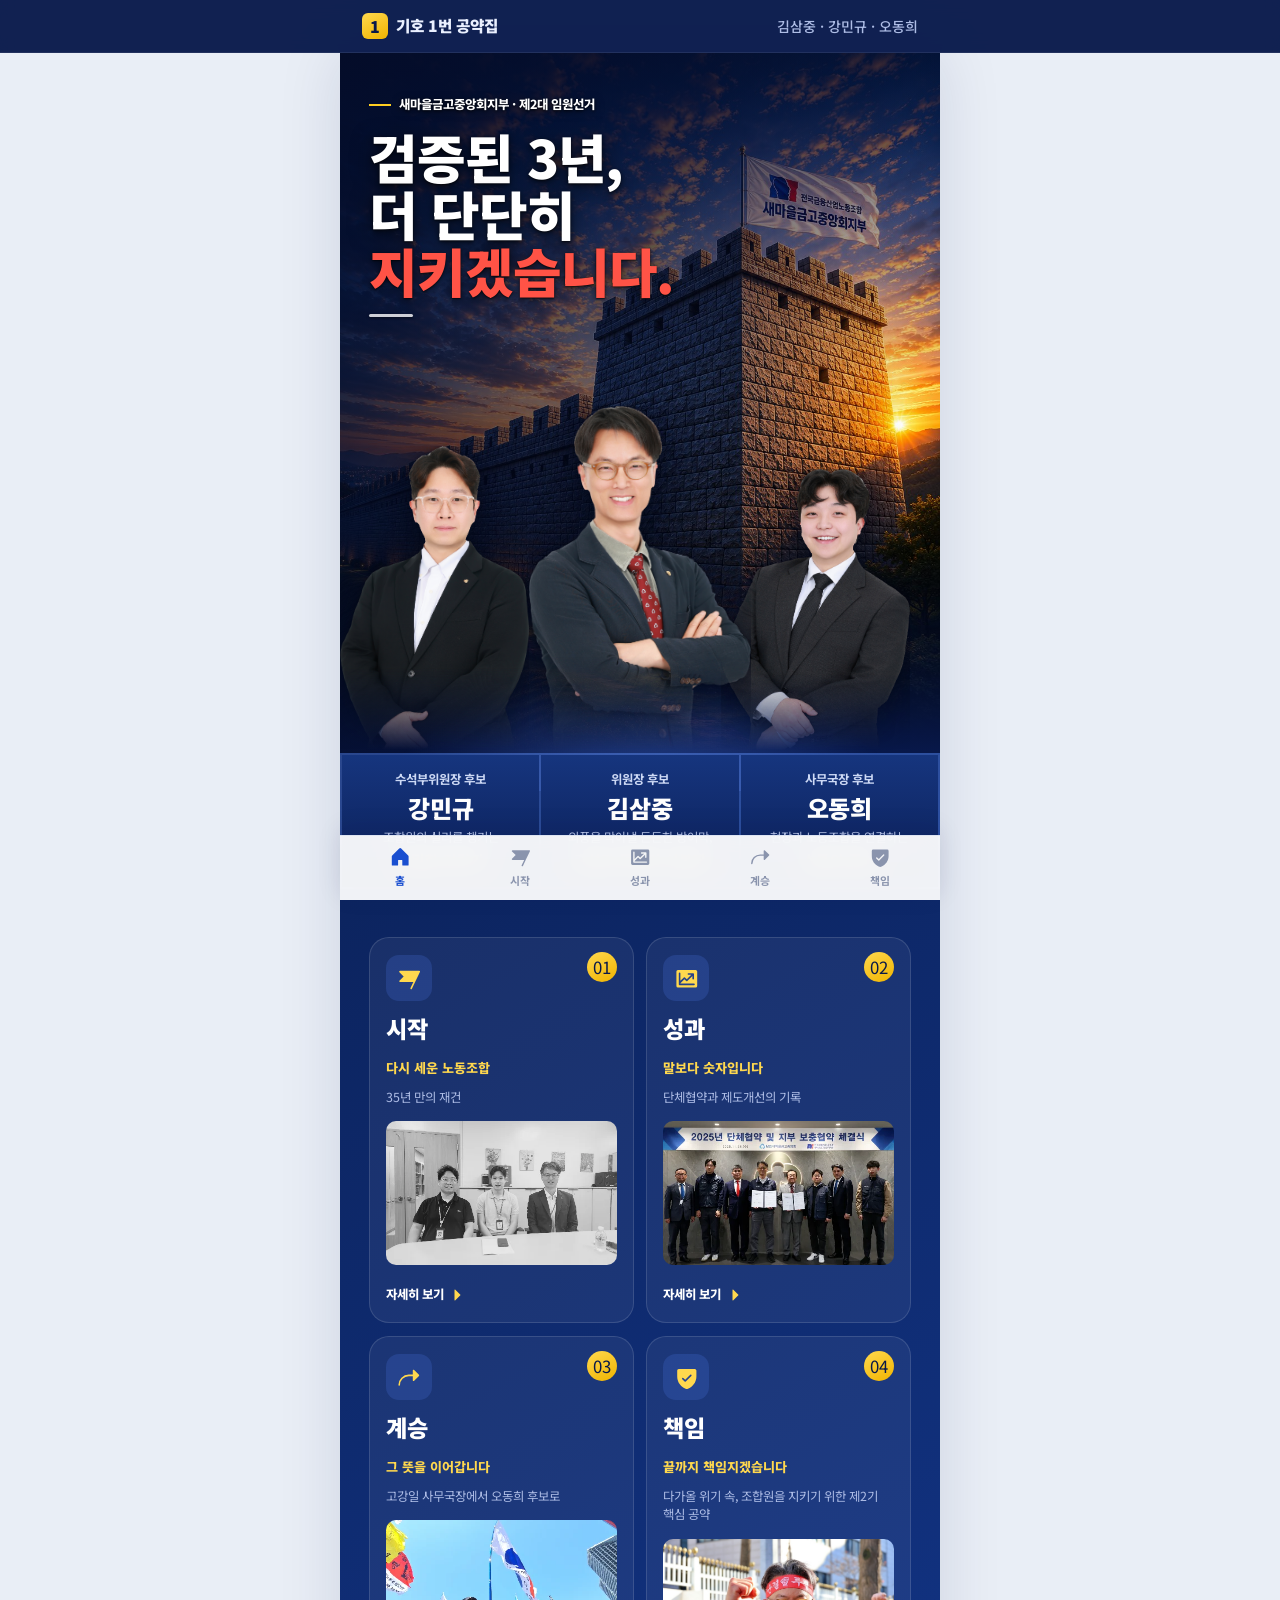
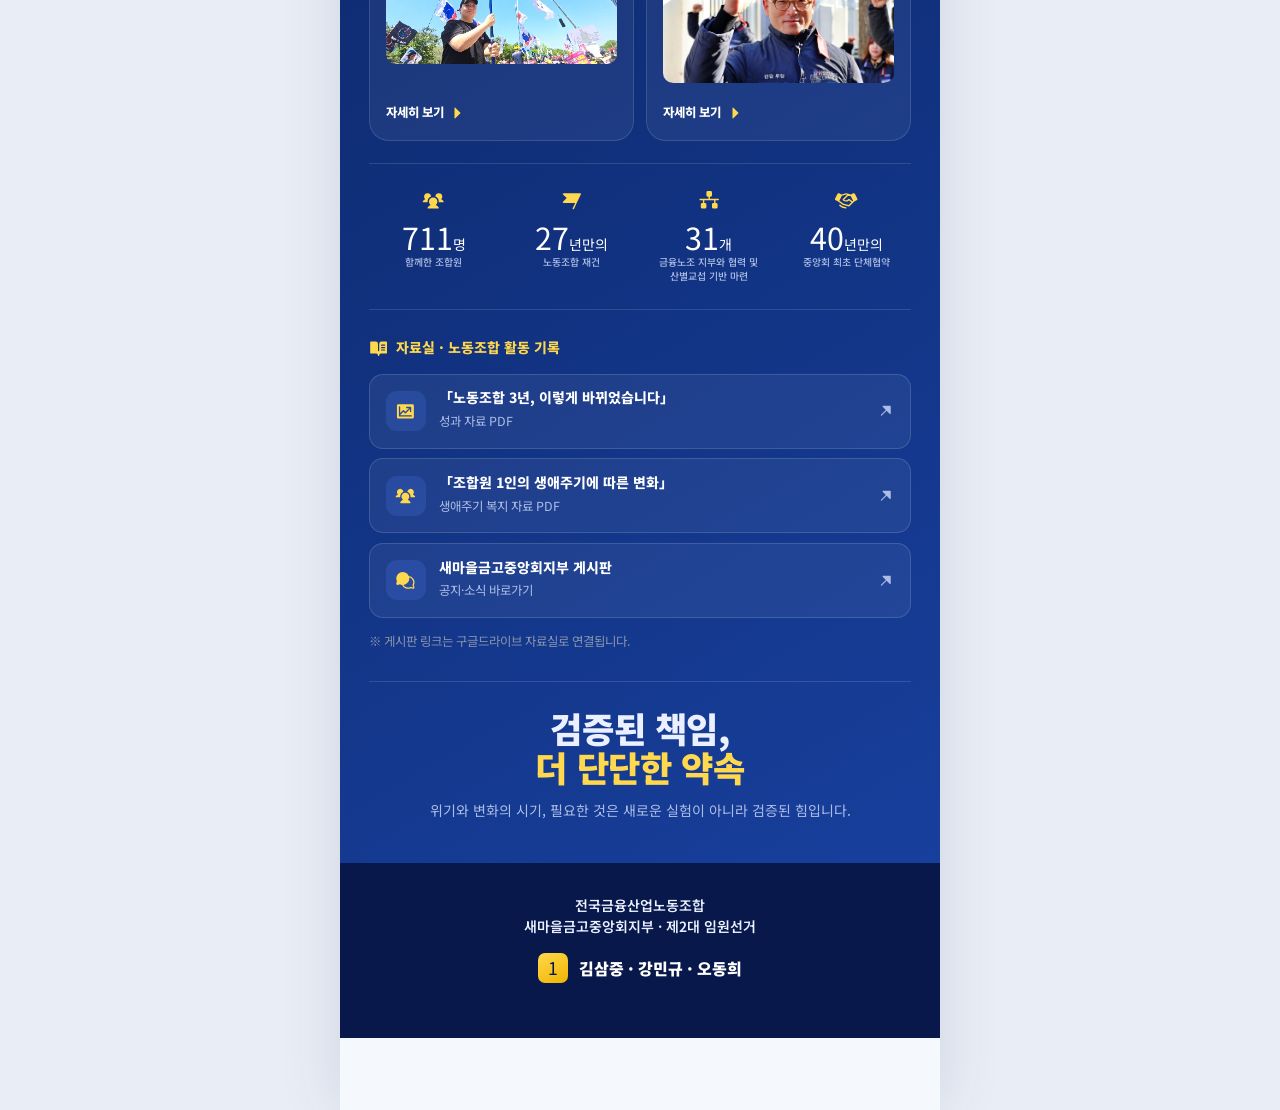
<file: index.html>
<!DOCTYPE html>
<html lang="ko">
<head>
<meta charset="UTF-8">
<meta name="viewport" content="width=device-width, initial-scale=1.0, viewport-fit=cover">
<!-- cache-guard: 새 배포 자동 감지 후 새로고침 (version.json 기준) -->
<meta http-equiv="Cache-Control" content="no-cache, must-revalidate">
<script>(function(){var V="20260604-2";try{fetch("version.json?_="+Date.now(),{cache:"no-store"}).then(function(r){return r.json()}).then(function(d){if(d&&d.v&&d.v!==V&&!sessionStorage.getItem("cg_"+d.v)){sessionStorage.setItem("cg_"+d.v,"1");var p=location.pathname;location.replace(p+"?_v="+encodeURIComponent(d.v))}}).catch(function(){})}catch(e){}})();</script>
<title>기호1번 김삼중 · 강민규 · 오동희 | 검증된 3년, 더 단단히 지키겠습니다</title>
<meta name="description" content="검증된 3년, 더 크게 바꾸겠습니다 — 전국금융산업노동조합 새마을금고중앙회지부 제2대 임원선거 기호 1번 온라인 공약집.">
<meta property="og:title" content="기호 1번 김삼중·강민규·오동희 | 검증된 3년, 더 단단히 지키겠습니다">
<meta property="og:description" content="다시 세운 노동조합, 숫자로 증명한 3년, 그리고 더 큰 변화. 제2기 핵심 공약을 확인하세요.">
<meta property="og:type" content="website">
<link rel="preconnect" href="https://fonts.googleapis.com">
<link rel="preconnect" href="https://fonts.gstatic.com" crossorigin>
<link href="https://fonts.googleapis.com/css2?family=Noto+Sans+KR:wght@400;500;700;800;900&display=swap" rel="stylesheet">
<link rel="stylesheet" href="styles/tokens.css?v=20260604-2">
<link rel="stylesheet" href="styles/pledgebook.css?v=20260604-2">
<link rel="stylesheet" href="styles/icons.css?v=20260604-2">
<template id="__bundler_thumbnail" data-bg-color="#0c245f">
  <svg viewBox="0 0 1200 800" xmlns="http://www.w3.org/2000/svg">
    <rect width="1200" height="800" fill="#0c245f"/>
    <rect x="470" y="250" width="260" height="260" rx="40" fill="#ffd84e"/>
    <text x="600" y="470" font-family="sans-serif" font-size="220" font-weight="900" fill="#0c245f" text-anchor="middle">1</text>
    <text x="600" y="620" font-family="sans-serif" font-size="64" font-weight="900" fill="#ffffff" text-anchor="middle">기호 1번 공약집</text>
  </svg>
</template>
</head>
<body>

<header class="topbar">
  <div class="topbar__inner">
    <div class="topbar__mark"><span class="topbar__num">1</span><span>기호 1번 공약집</span></div>
    <div class="topbar__names">김삼중 · 강민규 · 오동희</div>
  </div>
</header>

<main class="app">

  <!-- ===================== HOME · HERO ===================== -->
  <section class="hero" id="home" data-screen-label="홈">
    <div class="hero__media">
      <img class="hero__castle" src="assets/hero-castle.jpg" alt="새마을금고중앙회지부 노동조합 깃발이 걸린 성벽" loading="eager" style="height: 700px">
      <div class="hero__scrim" aria-hidden="true"></div>
      <div class="hero__in">
        <div class="hero__eyebrow">새마을금고중앙회지부 · 제2대 임원선거</div>
        <h1 class="hero__title">
          <span class="l1" style="font-family: &quot;Noto Sans KR&quot;">검증된 3년,</span>
          <span class="l2" style="font-family: &quot;Noto Sans KR&quot;">더 단단히</span>
          <span class="l3" style="font-family: &quot;Noto Sans KR&quot;">지키겠습니다.</span>
        </h1>
        <div class="hero__rule"></div>
      </div>
      <div class="hero__trio">
        <span class="hero__trioground" aria-hidden="true"></span>
        <figure class="p-side p-left">
          <img src="assets/cand-kang.png" alt="수석부위원장 후보 강민규" loading="eager">
        </figure>
        <figure class="p-lead">
          <img src="assets/cand-kim.png" alt="위원장 후보 김삼중" loading="eager">
        </figure>
        <figure class="p-side p-right">
          <img src="assets/cand-oh.png" alt="사무국장 후보 오동희" loading="eager">
        </figure>
      </div>
    </div>

    <div class="hero__badges">
      <div class="hbadge">
        <span class="hbadge__role">수석부위원장 후보</span>
        <span class="hbadge__name">강민규</span>
        <span class="hbadge__tag">조합원의 실리를 챙기는<br><b>치밀한 전략가</b></span>
      </div>
      <div class="hbadge">
        <span class="hbadge__role">위원장 후보</span>
        <span class="hbadge__name">김삼중</span>
        <span class="hbadge__tag">외풍을 막아낼 든든한 방어막,<br><b>교섭과 투쟁의 선봉장</b></span>
      </div>
      <div class="hbadge">
        <span class="hbadge__role">사무국장 후보</span>
        <span class="hbadge__name">오동희</span>
        <span class="hbadge__tag">현장과 노동조합을 연결하는<br><b>소통의 중심</b></span>
      </div>
    </div>
  </section>

  <!-- ===================== HOME · HUB ===================== -->
  <section class="hub" aria-label="섹션 바로가기">
    <div class="hub__grid">
      <button class="navcard" data-goto="start">
        <span class="navcard__no">01</span>
        <span class="navcard__ic"><i class="ic ic-flag-banner"></i></span>
        <span class="navcard__title">시작</span>
        <span class="navcard__sub">다시 세운 노동조합</span>
        <span class="navcard__desc">35년 만의 재건</span>
        <span class="navcard__slot"><img src="assets/card-start.webp" alt="시작 — 다시 세운 노동조합" loading="lazy"></span>
        <span class="navcard__go">자세히 보기 <i class="ic ic-caret-right"></i></span>
      </button>

      <button class="navcard" data-goto="record">
        <span class="navcard__no">02</span>
        <span class="navcard__ic"><i class="ic ic-chart-line-up"></i></span>
        <span class="navcard__title">성과</span>
        <span class="navcard__sub">말보다 숫자입니다</span>
        <span class="navcard__desc">단체협약과 제도개선의 기록</span>
        <span class="navcard__slot"><img src="assets/card-record.webp" alt="성과 — 숫자가 증명합니다" loading="lazy"></span>
        <span class="navcard__go">자세히 보기 <i class="ic ic-caret-right"></i></span>
      </button>

      <button class="navcard" data-goto="succession">
        <span class="navcard__no">03</span>
        <span class="navcard__ic"><i class="ic ic-arrow-bend-up-right"></i></span>
        <span class="navcard__title">계승</span>
        <span class="navcard__sub">그 뜻을 이어갑니다</span>
        <span class="navcard__desc">고강일 사무국장에서 오동희 후보로</span>
        <span class="navcard__slot"><img src="assets/card-succession.webp" alt="계승 — 그 뜻을 이어갑니다" loading="lazy"></span>
        <span class="navcard__go">자세히 보기 <i class="ic ic-caret-right"></i></span>
      </button>

      <button class="navcard" data-goto="pledges">
        <span class="navcard__no">04</span>
        <span class="navcard__ic"><i class="ic ic-shield-check"></i></span>
        <span class="navcard__title">책임</span>
        <span class="navcard__sub">끝까지 책임지겠습니다</span>
        <span class="navcard__desc">다가올 위기 속, 조합원을 지키기 위한 제2기 핵심 공약</span>
        <span class="navcard__slot"><img src="assets/card-protect.png" alt="집행부 3인이 조합원을 보호하는 이미지" loading="lazy" style="object-position: center 20%;"></span>
        <span class="navcard__go">자세히 보기 <i class="ic ic-caret-right"></i></span>
      </button>
    </div>

    <div class="hub__stats" id="hub-stats"></div>

    <div class="hublinks">
      <div class="hublinks__head"><i class="ic ic-book-open-text"></i>자료실 · 노동조합 활동 기록</div>
      <a class="hublink" href="assets/docs/union-3years.pdf" target="_blank" rel="noopener">
        <span class="hublink__ic"><i class="ic ic-chart-line-up"></i></span>
        <span class="hublink__tx"><b>「노동조합 3년, 이렇게 바뀌었습니다」</b><span>성과 자료 PDF</span></span>
        <i class="ic ic-arrow-up-right hublink__go"></i>
      </a>
      <a class="hublink" href="assets/docs/member-lifecycle.pdf" target="_blank" rel="noopener">
        <span class="hublink__ic"><i class="ic ic-users-three"></i></span>
        <span class="hublink__tx"><b>「조합원 1인의 생애주기에 따른 변화」</b><span>생애주기 복지 자료 PDF</span></span>
        <i class="ic ic-arrow-up-right hublink__go"></i>
      </a>
      <a class="hublink" href="https://drive.google.com/drive/folders/1-hLz57IZy63vz41hEnz3218zx8fWOAgb" target="_blank" rel="noopener">
        <span class="hublink__ic"><i class="ic ic-chats-circle"></i></span>
        <span class="hublink__tx"><b>새마을금고중앙회지부 게시판</b><span>공지·소식 바로가기</span></span>
        <i class="ic ic-arrow-up-right hublink__go"></i>
      </a>
      <p class="hublinks__note">※ 게시판 링크는 구글드라이브 자료실로 연결됩니다.</p>
    </div>

    <div class="hubclose">
      <h2 style="font-family: &quot;Noto Sans KR&quot;">검증된 책임,<br><span class="gold">더 단단한 약속</span></h2>
      <p>위기와 변화의 시기, 필요한 것은 새로운 실험이 아니라 검증된 힘입니다.</p>
    </div>
  </section>

  <footer class="foot">
    <div class="foot__org">전국금융산업노동조합<br>새마을금고중앙회지부 · 제2대 임원선거</div>
    <div class="foot__id"><span class="num">1</span><span class="nm">김삼중 · 강민규 · 오동희</span></div>
    </footer>

</main>

<!-- ===================== BOTTOM NAV ===================== -->
<nav class="bnav">
  <a class="bnav__btn" href="index.html"><i class="ic ic-house"></i><span>홈</span></a>
  <a class="bnav__btn" href="page-start.html"><i class="ic ic-flag-banner"></i><span>시작</span></a>
  <a class="bnav__btn" href="page-record.html"><i class="ic ic-chart-line-up"></i><span>성과</span></a>
  <a class="bnav__btn" href="page-succession.html"><i class="ic ic-arrow-bend-up-right"></i><span>계승</span></a>
  <a class="bnav__btn" href="page-pledges.html"><i class="ic ic-shield-check"></i><span>책임</span></a>
</nav>

<script src="data/icons.js?v=20260604-2"></script>
<script src="data/content.js?v=20260604-2"></script>
</body>
</html>

<style id="__om-edit-overrides">
</style>
</file>
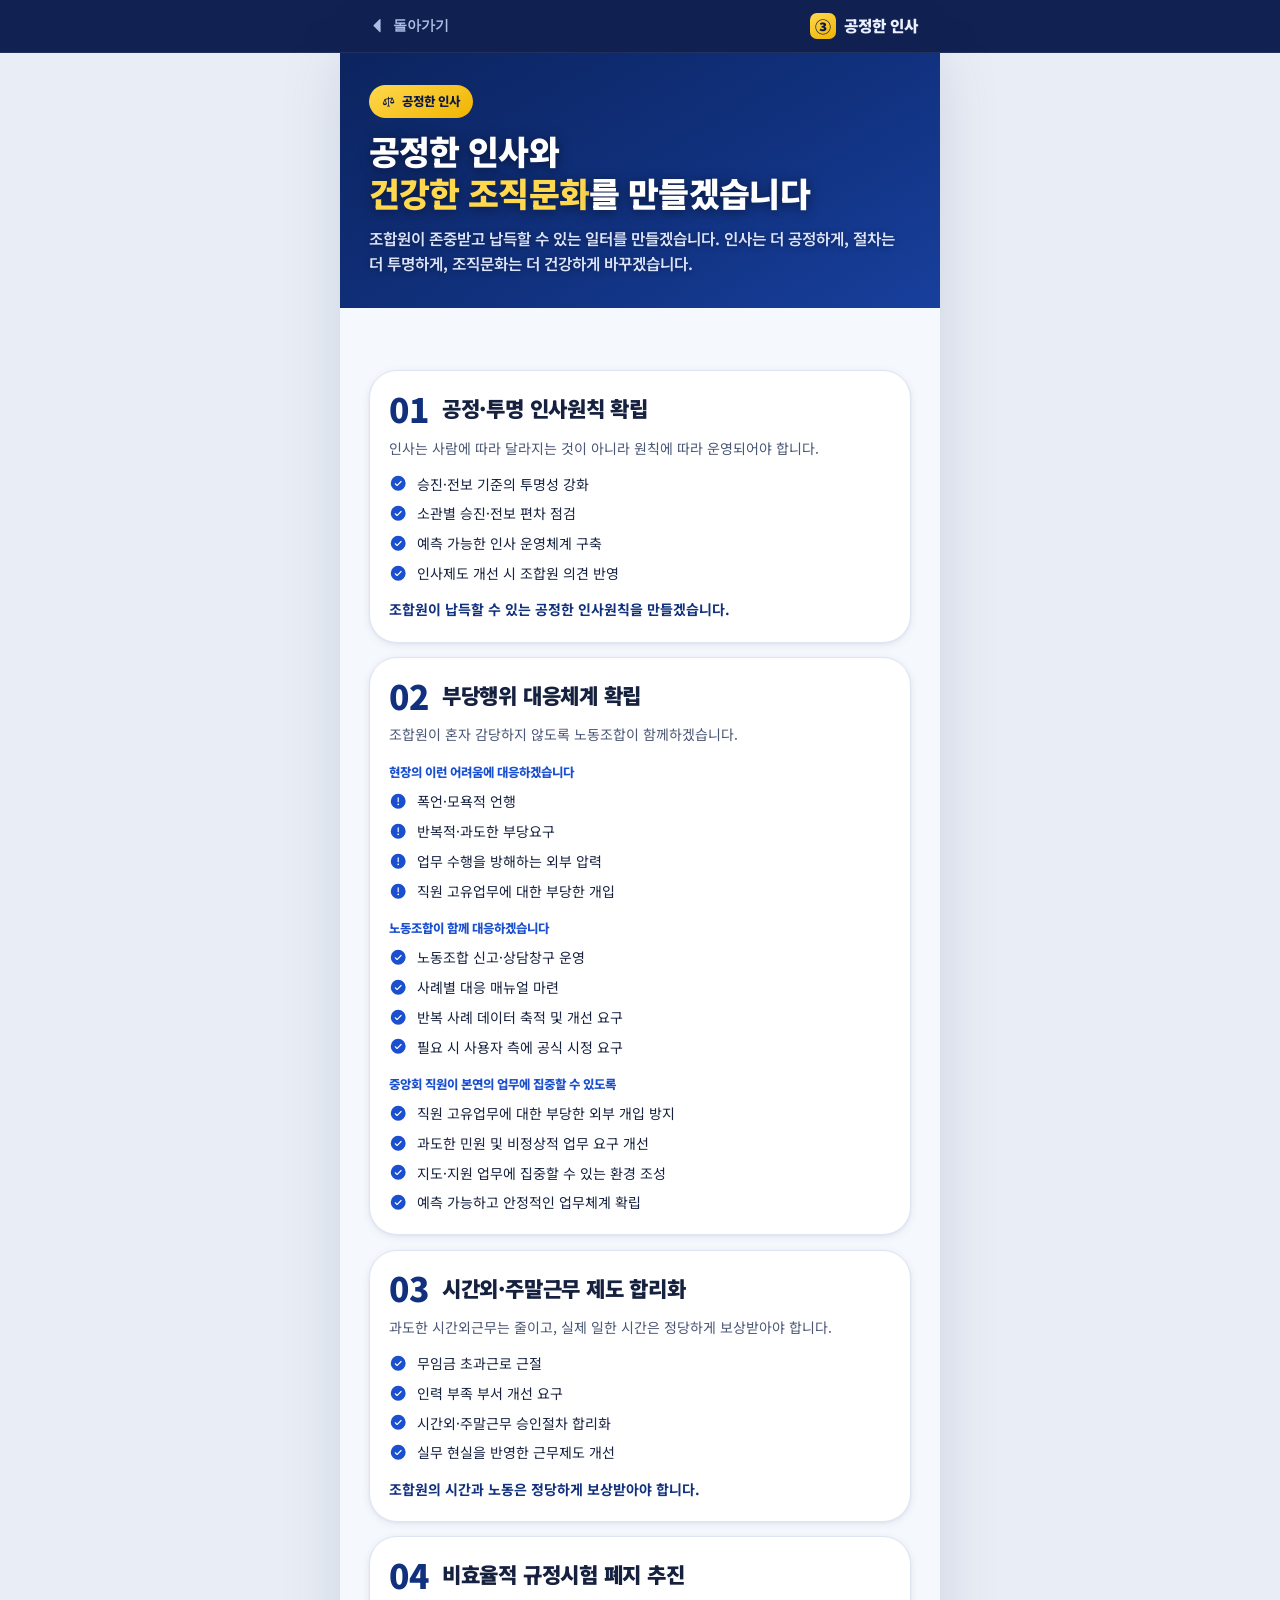
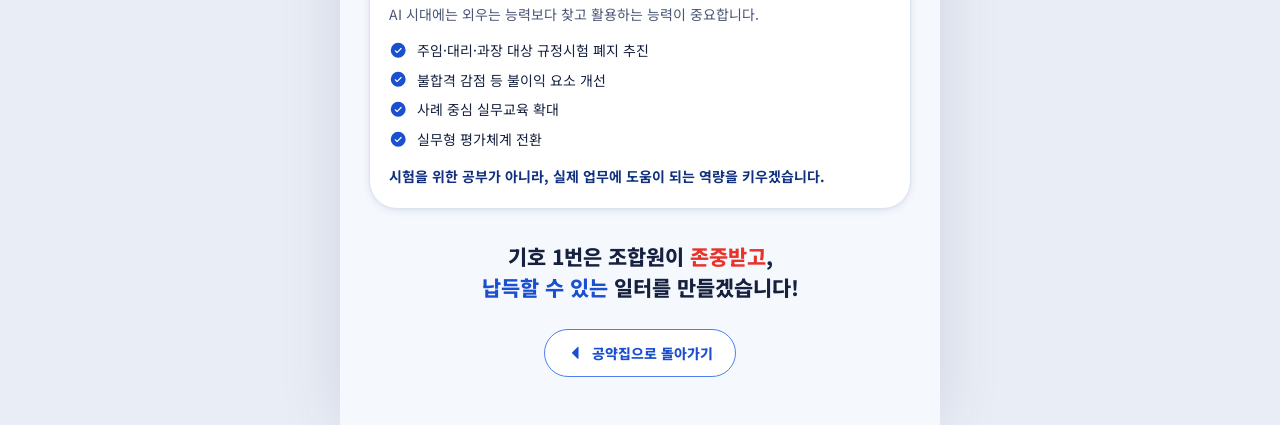
<file: fair.html>
<!DOCTYPE html>
<html lang="ko">
<head>
<meta charset="UTF-8">
<meta name="viewport" content="width=device-width, initial-scale=1.0, viewport-fit=cover">
<!-- cache-guard: 새 배포 자동 감지 후 새로고침 (version.json 기준) -->
<meta http-equiv="Cache-Control" content="no-cache, must-revalidate">
<script>(function(){var V="20260604-2";try{fetch("version.json?_="+Date.now(),{cache:"no-store"}).then(function(r){return r.json()}).then(function(d){if(d&&d.v&&d.v!==V&&!sessionStorage.getItem("cg_"+d.v)){sessionStorage.setItem("cg_"+d.v,"1");var p=location.pathname;location.replace(p+"?_v="+encodeURIComponent(d.v))}}).catch(function(){})}catch(e){}})();</script>
<title>공정한 인사와 건강한 조직문화 · 기호 1번 공약집</title>
<link rel="preconnect" href="https://fonts.googleapis.com">
<link rel="preconnect" href="https://fonts.gstatic.com" crossorigin>
<link href="https://fonts.googleapis.com/css2?family=Noto+Sans+KR:wght@400;500;700;800;900&display=swap" rel="stylesheet">
<link rel="stylesheet" href="styles/tokens.css?v=20260604-2">
<link rel="stylesheet" href="styles/pledgebook.css?v=20260604-2">
<link rel="stylesheet" href="styles/icons.css?v=20260604-2">
<link rel="stylesheet" href="styles/detail.css?v=20260604-2">
</head>
<body>

<header class="dbar">
  <div class="dbar__in">
    <button class="dbar__back" onclick="history.length>1?history.back():location.href='page-pledges.html'"><i class="ic ic-caret-left"></i>돌아가기</button>
    <span class="dbar__t"><span class="dbar__num">③</span>공정한 인사</span>
  </div>
</header>

<main class="dpage">

  <section class="dhero">
    <div class="dhero__cap">
      <span class="dhero__badge"><i class="ic ic-scales"></i>공정한 인사</span>
      <h1 class="dhero__title">공정한 인사와<br><span class="gold">건강한 조직문화</span>를 만들겠습니다</h1>
      <p class="dhero__sub">조합원이 존중받고 납득할 수 있는 일터를 만들겠습니다. 인사는 더 공정하게, 절차는 더 투명하게, 조직문화는 더 건강하게 바꾸겠습니다.</p>
    </div>
  </section>

  <section class="dsec">
    <div class="dlist">

      <!-- 01 -->
      <article class="dcard">
        <div class="dcard__head"><span class="dcard__no">01</span><h3 class="dcard__title">공정·투명 인사원칙 확립</h3></div>
        <p class="dcard__lead">인사는 사람에 따라 달라지는 것이 아니라 원칙에 따라 운영되어야 합니다.</p>
        <ul class="dchecks">
          <li><i class="ic ic-check-circle"></i><span>승진·전보 기준의 투명성 강화</span></li>
          <li><i class="ic ic-check-circle"></i><span>소관별 승진·전보 편차 점검</span></li>
          <li><i class="ic ic-check-circle"></i><span>예측 가능한 인사 운영체계 구축</span></li>
          <li><i class="ic ic-check-circle"></i><span>인사제도 개선 시 조합원 의견 반영</span></li>
        </ul>
        <p class="dcard__lead" style="margin:.9rem 0 0;color:var(--navy-700);font-weight:700">조합원이 납득할 수 있는 공정한 인사원칙을 만들겠습니다.</p>
      </article>

      <!-- 02 -->
      <article class="dcard">
        <div class="dcard__head"><span class="dcard__no">02</span><h3 class="dcard__title">부당행위 대응체계 확립</h3></div>
        <p class="dcard__lead">조합원이 혼자 감당하지 않도록 노동조합이 함께하겠습니다.</p>
        <div class="dgroup">
          <div class="dgroup__t">현장의 이런 어려움에 대응하겠습니다</div>
          <ul class="dchecks">
            <li><i class="ic ic-warning-circle"></i><span>폭언·모욕적 언행</span></li>
            <li><i class="ic ic-warning-circle"></i><span>반복적·과도한 부당요구</span></li>
            <li><i class="ic ic-warning-circle"></i><span>업무 수행을 방해하는 외부 압력</span></li>
            <li><i class="ic ic-warning-circle"></i><span>직원 고유업무에 대한 부당한 개입</span></li>
          </ul>
        </div>
        <div class="dgroup">
          <div class="dgroup__t">노동조합이 함께 대응하겠습니다</div>
          <ul class="dchecks">
            <li><i class="ic ic-check-circle"></i><span>노동조합 신고·상담창구 운영</span></li>
            <li><i class="ic ic-check-circle"></i><span>사례별 대응 매뉴얼 마련</span></li>
            <li><i class="ic ic-check-circle"></i><span>반복 사례 데이터 축적 및 개선 요구</span></li>
            <li><i class="ic ic-check-circle"></i><span>필요 시 사용자 측에 공식 시정 요구</span></li>
          </ul>
        </div>
        <div class="dgroup">
          <div class="dgroup__t">중앙회 직원이 본연의 업무에 집중할 수 있도록</div>
          <ul class="dchecks">
            <li><i class="ic ic-check-circle"></i><span>직원 고유업무에 대한 부당한 외부 개입 방지</span></li>
            <li><i class="ic ic-check-circle"></i><span>과도한 민원 및 비정상적 업무 요구 개선</span></li>
            <li><i class="ic ic-check-circle"></i><span>지도·지원 업무에 집중할 수 있는 환경 조성</span></li>
            <li><i class="ic ic-check-circle"></i><span>예측 가능하고 안정적인 업무체계 확립</span></li>
          </ul>
        </div>
      </article>

      <!-- 03 -->
      <article class="dcard">
        <div class="dcard__head"><span class="dcard__no">03</span><h3 class="dcard__title">시간외·주말근무 제도 합리화</h3></div>
        <p class="dcard__lead">과도한 시간외근무는 줄이고, 실제 일한 시간은 정당하게 보상받아야 합니다.</p>
        <ul class="dchecks">
          <li><i class="ic ic-check-circle"></i><span>무임금 초과근로 근절</span></li>
          <li><i class="ic ic-check-circle"></i><span>인력 부족 부서 개선 요구</span></li>
          <li><i class="ic ic-check-circle"></i><span>시간외·주말근무 승인절차 합리화</span></li>
          <li><i class="ic ic-check-circle"></i><span>실무 현실을 반영한 근무제도 개선</span></li>
        </ul>
        <p class="dcard__lead" style="margin:.9rem 0 0;color:var(--navy-700);font-weight:700">조합원의 시간과 노동은 정당하게 보상받아야 합니다.</p>
      </article>

      <!-- 04 -->
      <article class="dcard">
        <div class="dcard__head"><span class="dcard__no">04</span><h3 class="dcard__title">비효율적 규정시험 폐지 추진</h3></div>
        <p class="dcard__lead">AI 시대에는 외우는 능력보다 찾고 활용하는 능력이 중요합니다.</p>
        <ul class="dchecks">
          <li><i class="ic ic-check-circle"></i><span>주임·대리·과장 대상 규정시험 폐지 추진</span></li>
          <li><i class="ic ic-check-circle"></i><span>불합격 감점 등 불이익 요소 개선</span></li>
          <li><i class="ic ic-check-circle"></i><span>사례 중심 실무교육 확대</span></li>
          <li><i class="ic ic-check-circle"></i><span>실무형 평가체계 전환</span></li>
        </ul>
        <p class="dcard__lead" style="margin:.9rem 0 0;color:var(--navy-700);font-weight:700">시험을 위한 공부가 아니라, 실제 업무에 도움이 되는 역량을 키우겠습니다.</p>
      </article>
    </div>
  </section>


  <div class="dclose">
    <p>기호 1번은 조합원이 <span class="red">존중받고</span>,<br><span class="blue">납득할 수 있는</span> 일터를 만들겠습니다!</p>
  </div>

  <div class="dback"><a href="page-pledges.html"><i class="ic ic-caret-left"></i>공약집으로 돌아가기</a></div>

</main>

<script src="data/icons.js?v=20260604-2"></script>
<script>
(function(){var m=window.ICONS||{};document.querySelectorAll('i.ic').forEach(function(el){var c=[].slice.call(el.classList).find(function(x){return x.indexOf('ic-')===0;});if(c&&m[c.slice(3)])el.innerHTML='<svg viewBox="0 0 256 256" aria-hidden="true">'+m[c.slice(3)]+'</svg>';});})();
</script>
</body>
</html>
</file>
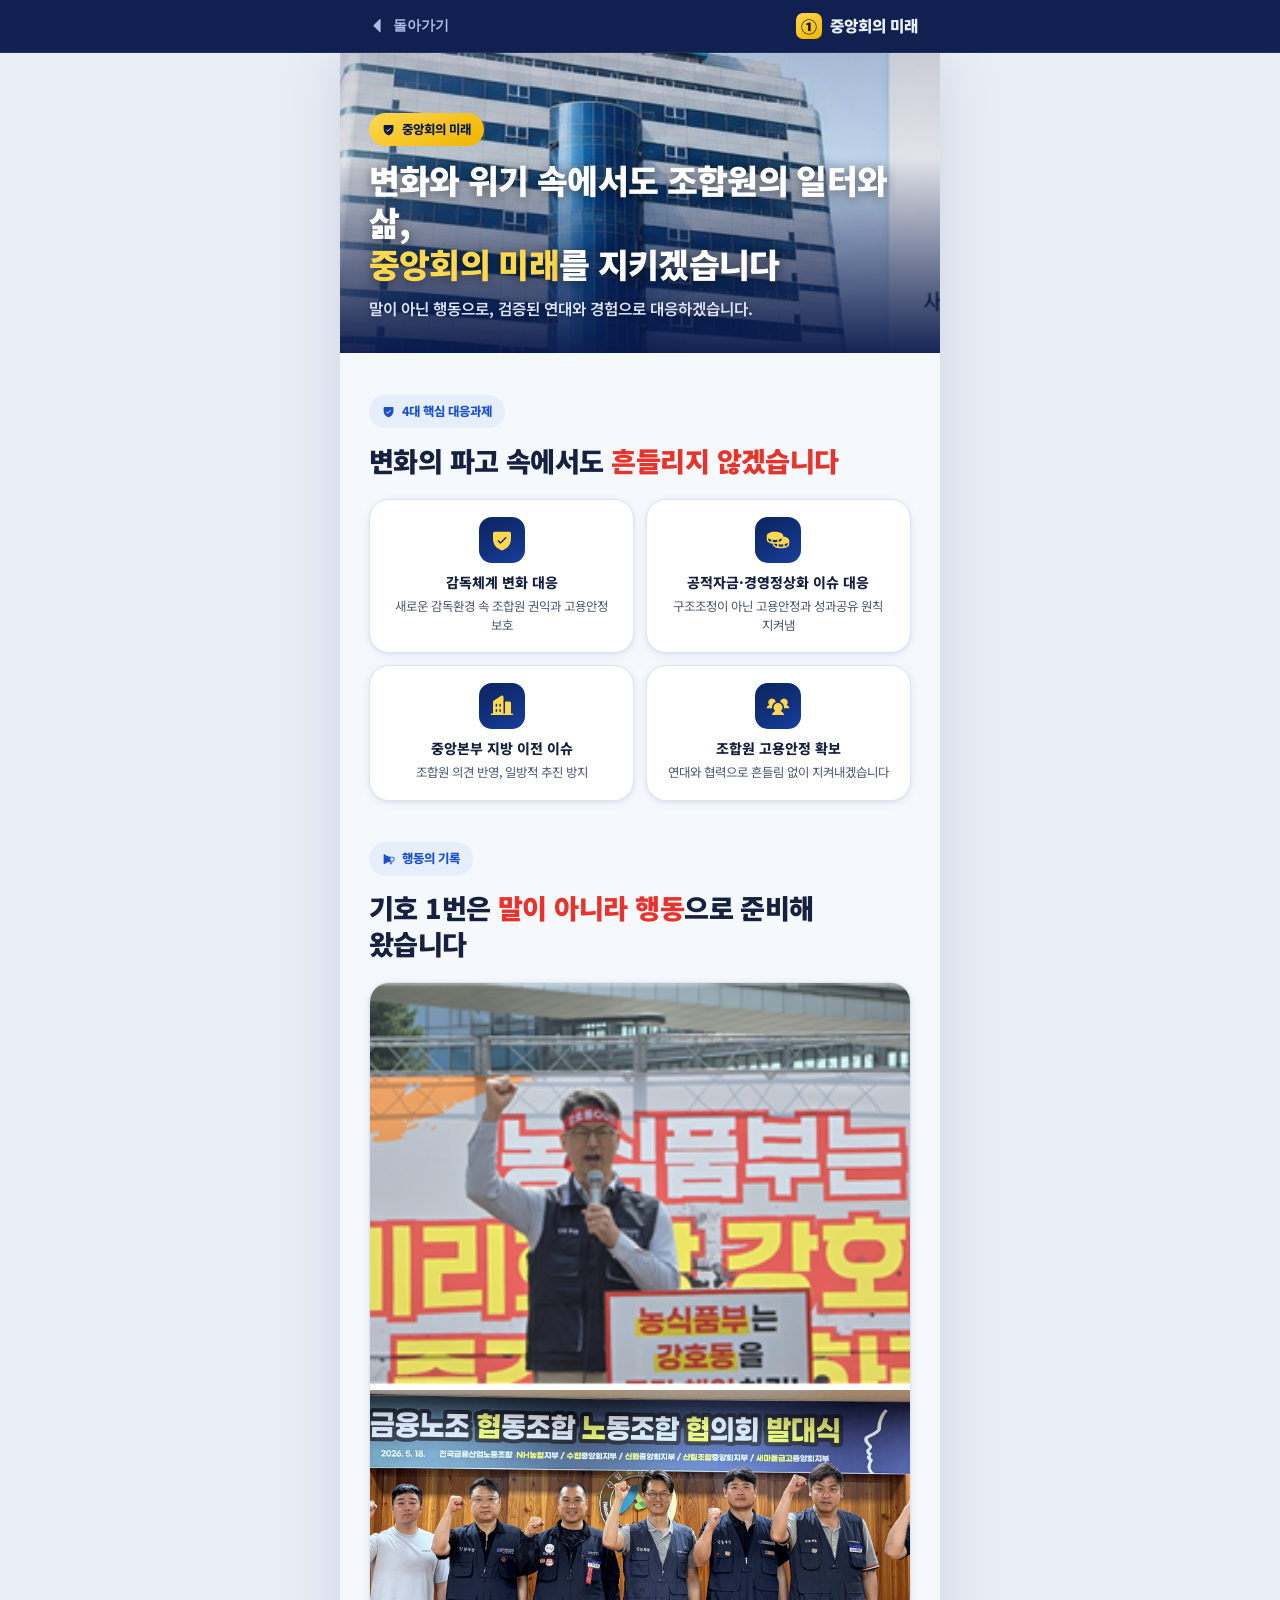
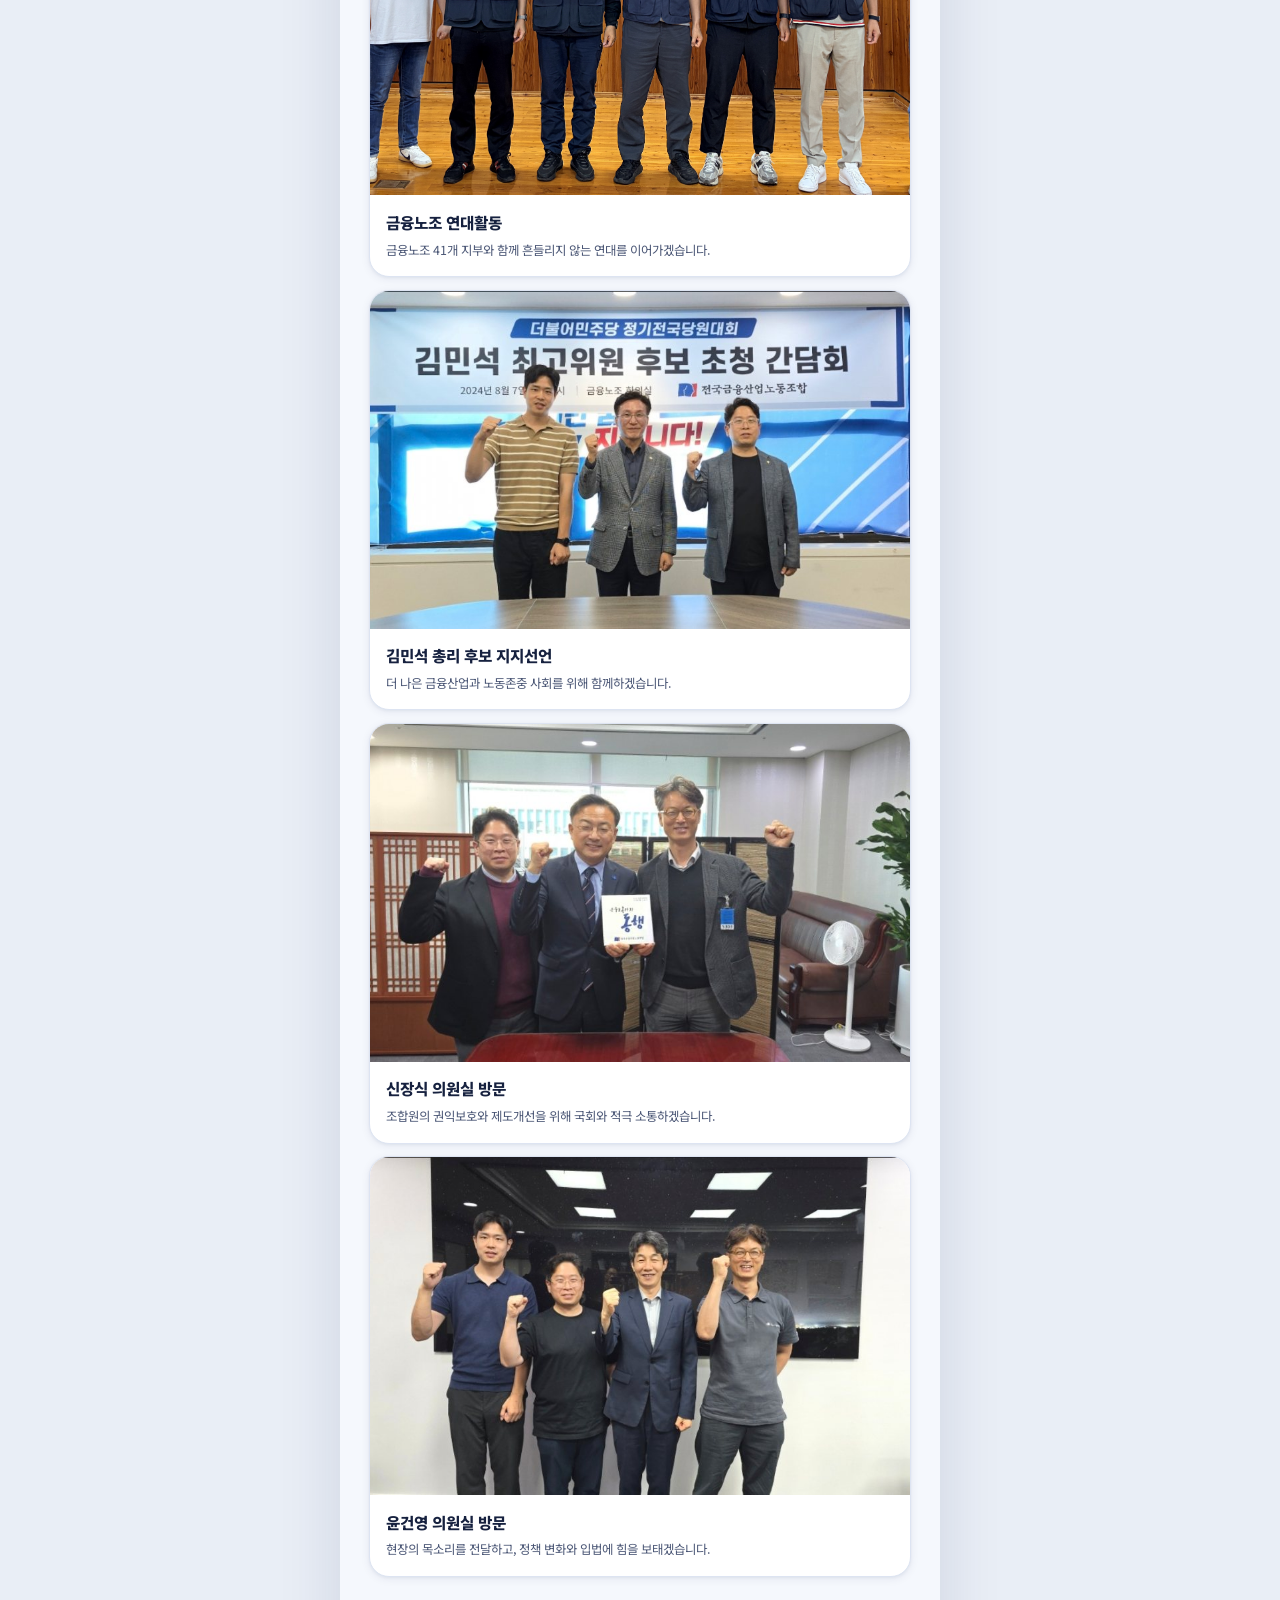
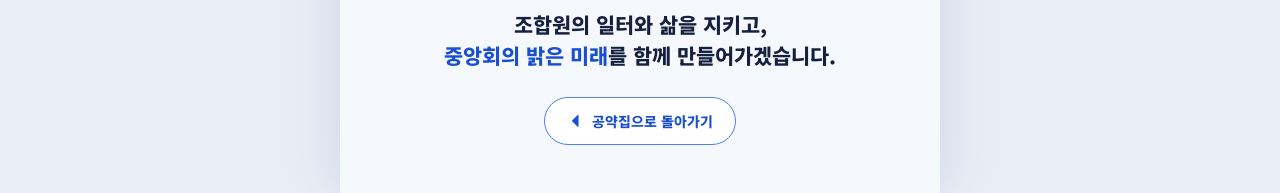
<file: future.html>
<!DOCTYPE html>
<html lang="ko">
<head>
<meta charset="UTF-8">
<meta name="viewport" content="width=device-width, initial-scale=1.0, viewport-fit=cover">
<!-- cache-guard: 새 배포 자동 감지 후 새로고침 (version.json 기준) -->
<meta http-equiv="Cache-Control" content="no-cache, must-revalidate">
<script>(function(){var V="20260604-2";try{fetch("version.json?_="+Date.now(),{cache:"no-store"}).then(function(r){return r.json()}).then(function(d){if(d&&d.v&&d.v!==V&&!sessionStorage.getItem("cg_"+d.v)){sessionStorage.setItem("cg_"+d.v,"1");var p=location.pathname;location.replace(p+"?_v="+encodeURIComponent(d.v))}}).catch(function(){})}catch(e){}})();</script>
<title>중앙회의 미래를 지키겠습니다 · 기호 1번 공약집</title>
<link rel="preconnect" href="https://fonts.googleapis.com">
<link rel="preconnect" href="https://fonts.gstatic.com" crossorigin>
<link href="https://fonts.googleapis.com/css2?family=Noto+Sans+KR:wght@400;500;700;800;900&display=swap" rel="stylesheet">
<link rel="stylesheet" href="styles/tokens.css?v=20260604-2">
<link rel="stylesheet" href="styles/pledgebook.css?v=20260604-2">
<link rel="stylesheet" href="styles/icons.css?v=20260604-2">
<link rel="stylesheet" href="styles/detail.css?v=20260604-2">
</head>
<body>

<header class="dbar">
  <div class="dbar__in">
    <button class="dbar__back" onclick="history.length>1?history.back():location.href='page-pledges.html'"><i class="ic ic-caret-left"></i>돌아가기</button>
    <span class="dbar__t"><span class="dbar__num">①</span>중앙회의 미래</span>
  </div>
</header>

<main class="dpage">

  <section class="dhero dhero--photo">
    <img class="dhero__img" src="assets/future-hero.jpg" alt="MG 새마을금고중앙회 본부 건물">
    <div class="dhero__scrim"></div>
    <div class="dhero__cap">
      <span class="dhero__badge"><i class="ic ic-shield-check"></i>중앙회의 미래</span>
      <h1 class="dhero__title">변화와 위기 속에서도 조합원의 일터와 삶,<br><span class="gold">중앙회의 미래</span>를 지키겠습니다</h1>
      <p class="dhero__sub">말이 아닌 행동으로, 검증된 연대와 경험으로 대응하겠습니다.</p>
    </div>
  </section>

  <section class="dsec">
    <span class="dsec__kicker"><i class="ic ic-shield-check"></i>4대 핵심 대응과제</span>
    <h2 class="dsec__title">변화의 파고 속에서도 <span class="red">흔들리지 않겠습니다</span></h2>
    <div class="dtasks">
      <div class="dtask"><span class="dtask__ic"><i class="ic ic-shield-check"></i></span><div class="dtask__t">감독체계 변화 대응</div><div class="dtask__c">새로운 감독환경 속 조합원 권익과 고용안정 보호</div></div>
      <div class="dtask"><span class="dtask__ic"><i class="ic ic-coins"></i></span><div class="dtask__t">공적자금·경영정상화 이슈 대응</div><div class="dtask__c">구조조정이 아닌 고용안정과 성과공유 원칙 지켜냄</div></div>
      <div class="dtask"><span class="dtask__ic"><i class="ic ic-buildings"></i></span><div class="dtask__t">중앙본부 지방 이전 이슈</div><div class="dtask__c">조합원 의견 반영, 일방적 추진 방지</div></div>
      <div class="dtask"><span class="dtask__ic"><i class="ic ic-users-three"></i></span><div class="dtask__t">조합원 고용안정 확보</div><div class="dtask__c">연대와 협력으로 흔들림 없이 지켜내겠습니다</div></div>
    </div>
  </section>

  <section class="dsec">
    <span class="dsec__kicker"><i class="ic ic-megaphone"></i>행동의 기록</span>
    <h2 class="dsec__title">기호 1번은 <span class="red">말이 아니라 행동</span>으로 준비해 왔습니다</h2>
    <div class="dacts">
      <div class="dact dact--duo"><div class="dact__imgs" style="grid-template-columns: 1fr;"><img src="assets/act-union.jpg" alt="금융노조 연대활동"><img src="assets/act-union-3.jpg" alt="금융노조 협동조합 노동조합 협의회 발대식"></div><div class="dact__b"><div class="dact__t">금융노조 연대활동</div><div class="dact__c">금융노조 41개 지부와 함께 흔들리지 않는 연대를 이어가겠습니다.</div></div></div>
      <div class="dact"><img src="assets/act-kim.jpg" alt="김민석 최고위원 후보 초청 간담회"><div class="dact__b"><div class="dact__t">김민석 총리 후보 지지선언</div><div class="dact__c">더 나은 금융산업과 노동존중 사회를 위해 함께하겠습니다.</div></div></div>
      <div class="dact"><img src="assets/act-shin.jpg" alt="신장식 의원실 방문"><div class="dact__b"><div class="dact__t">신장식 의원실 방문</div><div class="dact__c">조합원의 권익보호와 제도개선을 위해 국회와 적극 소통하겠습니다.</div></div></div>
      <div class="dact"><img src="assets/act-yoon.jpg" alt="윤건영 의원실 방문"><div class="dact__b"><div class="dact__t">윤건영 의원실 방문</div><div class="dact__c">현장의 목소리를 전달하고, 정책 변화와 입법에 힘을 보태겠습니다.</div></div></div>
    </div>
  </section>



  <div class="dclose">
    <p>조합원의 일터와 삶을 지키고,<br><span class="blue">중앙회의 밝은 미래</span>를 함께 만들어가겠습니다.</p>
  </div>

  <div class="dback"><a href="page-pledges.html"><i class="ic ic-caret-left"></i>공약집으로 돌아가기</a></div>

</main>

<script src="data/icons.js?v=20260604-2"></script>
<script>
(function(){var m=window.ICONS||{};document.querySelectorAll('i.ic').forEach(function(el){var c=[].slice.call(el.classList).find(function(x){return x.indexOf('ic-')===0;});if(c&&m[c.slice(3)])el.innerHTML='<svg viewBox="0 0 256 256" aria-hidden="true">'+m[c.slice(3)]+'</svg>';});})();
</script>
</body>
</html>
</file>
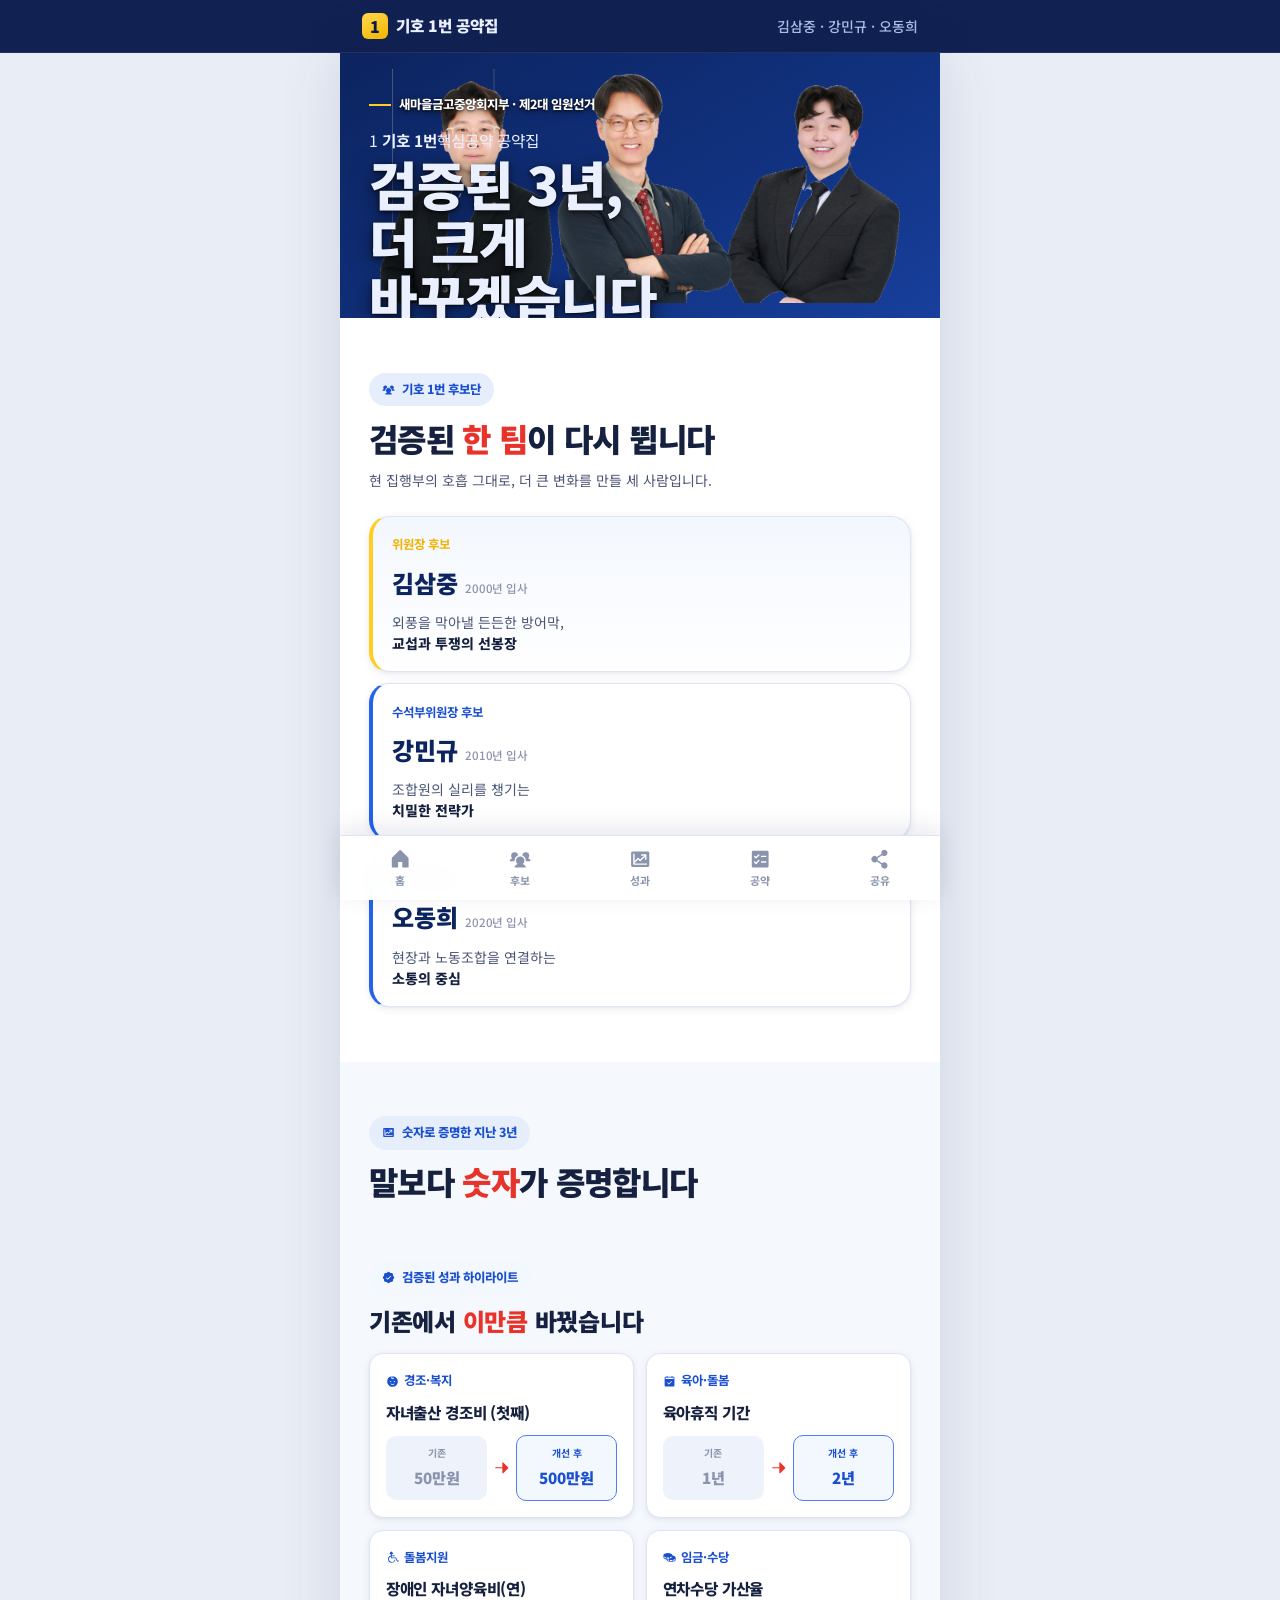
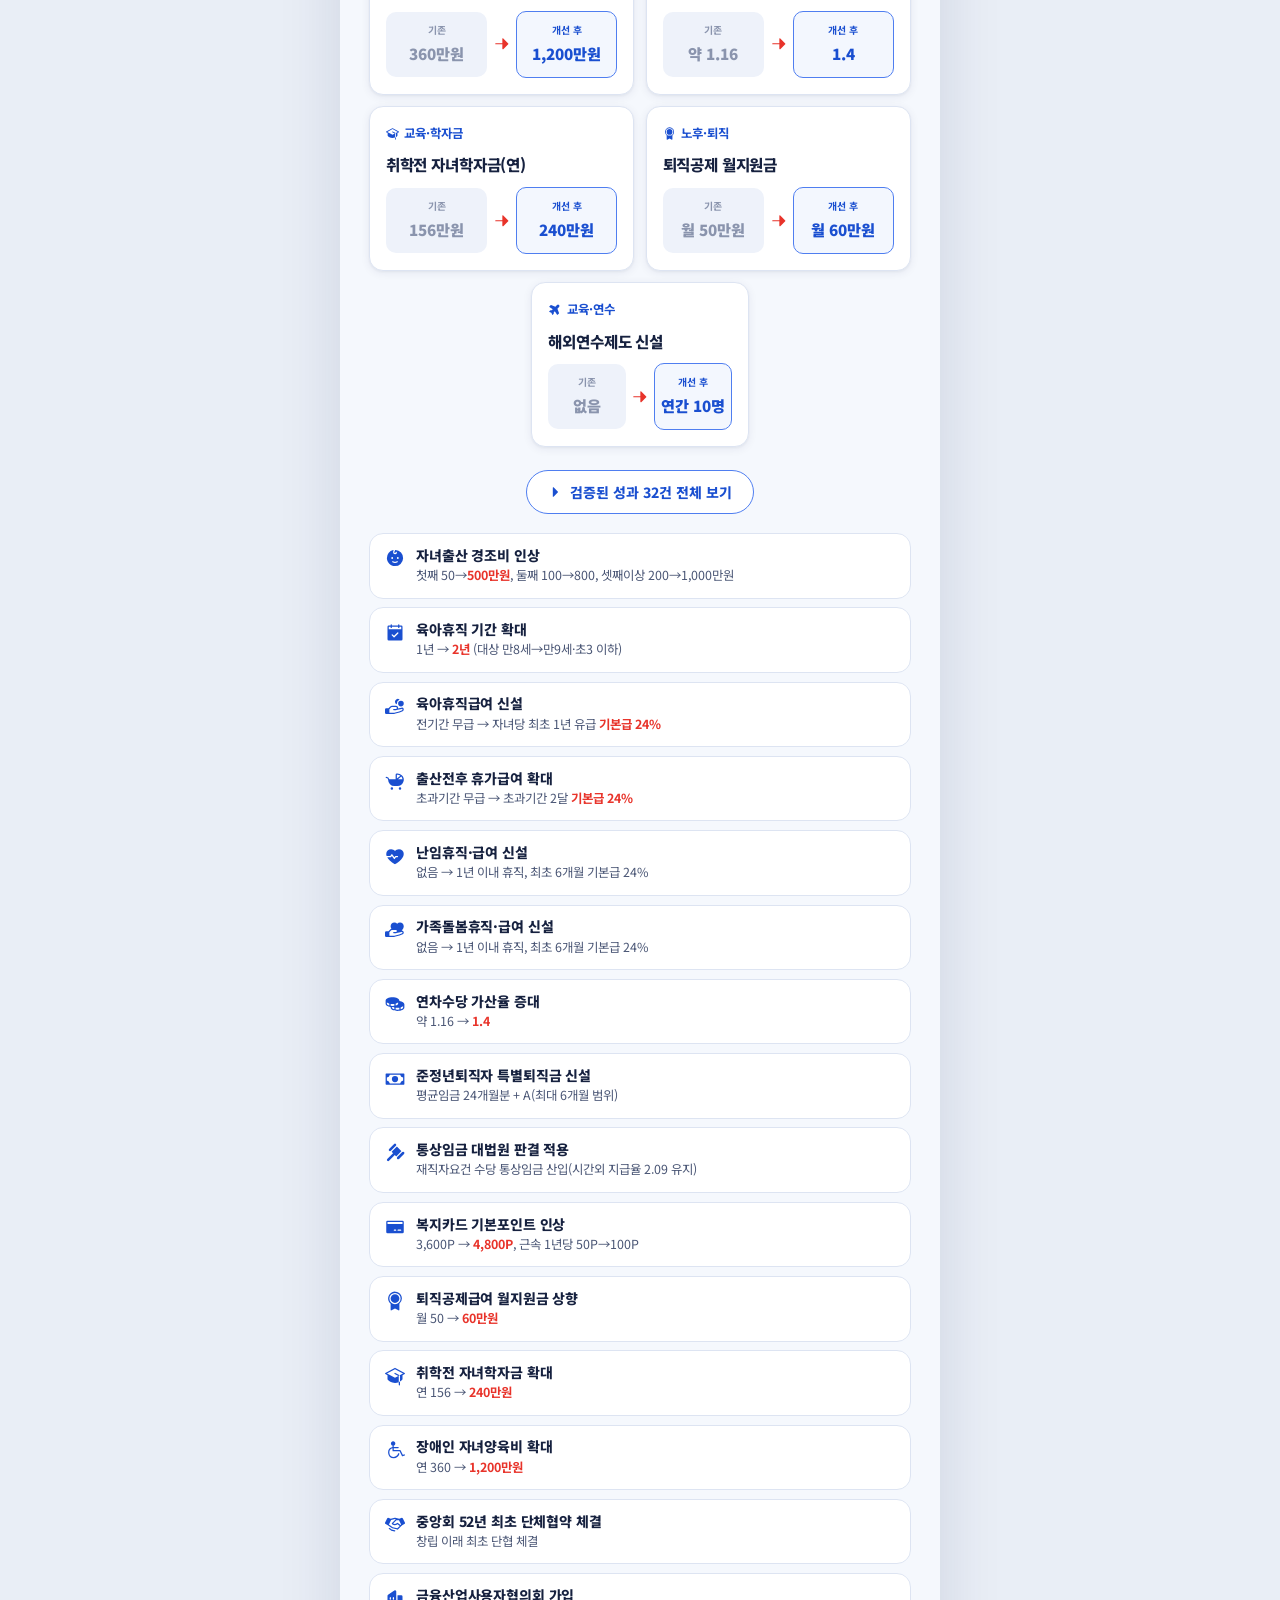
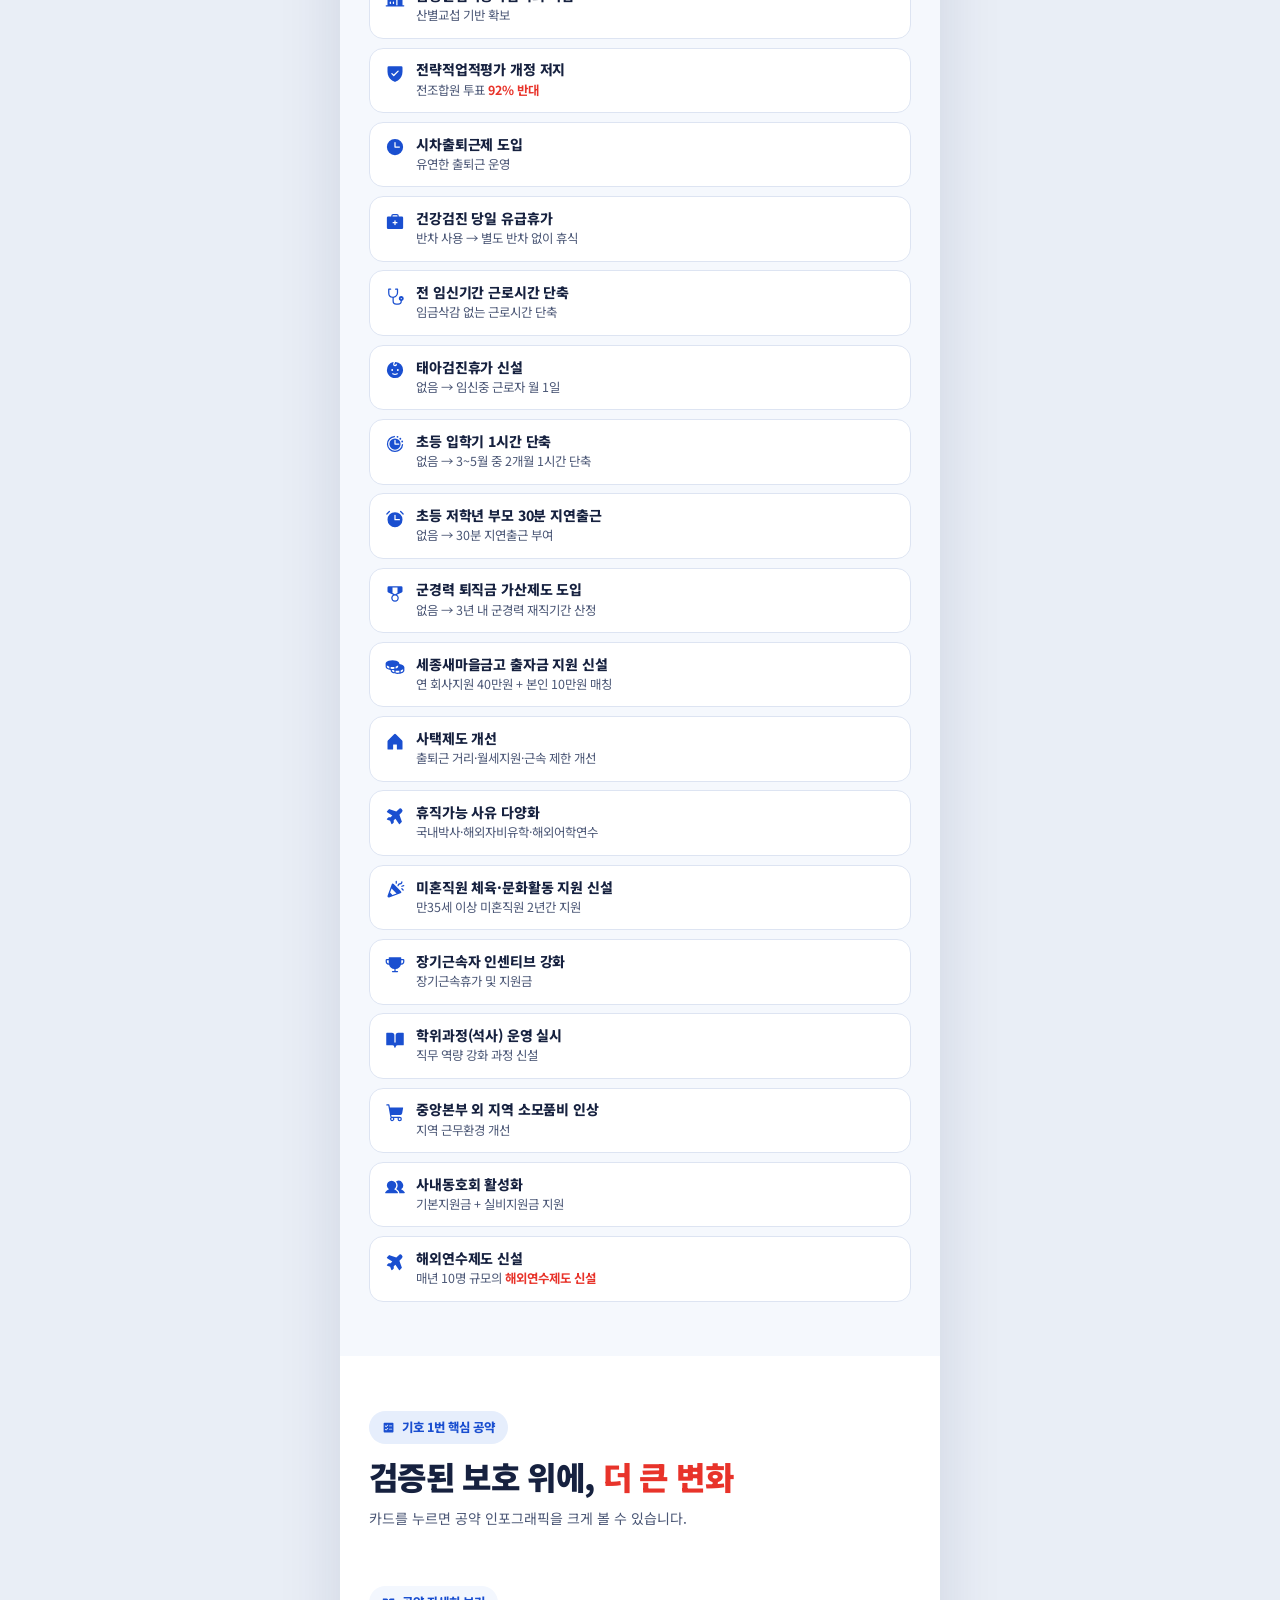
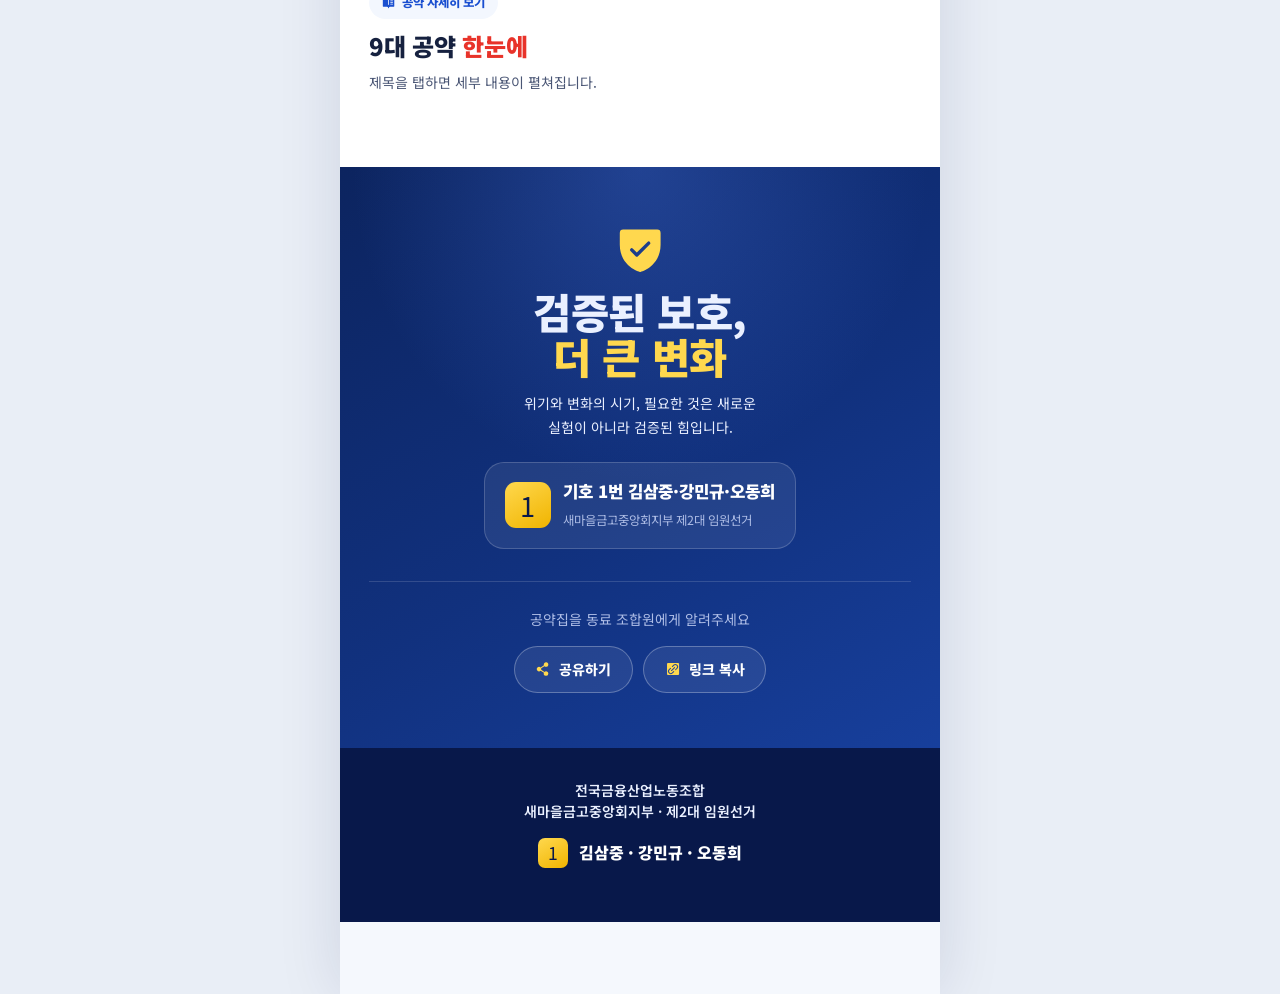
<file: index-print.html>
<!DOCTYPE html>
<html lang="ko">
<head>
<meta charset="UTF-8">
<meta name="viewport" content="width=device-width, initial-scale=1.0, viewport-fit=cover">
<!-- cache-guard: 새 배포 자동 감지 후 새로고침 (version.json 기준) -->
<meta http-equiv="Cache-Control" content="no-cache, must-revalidate">
<script>(function(){var V="20260604-2";try{fetch("version.json?_="+Date.now(),{cache:"no-store"}).then(function(r){return r.json()}).then(function(d){if(d&&d.v&&d.v!==V&&!sessionStorage.getItem("cg_"+d.v)){sessionStorage.setItem("cg_"+d.v,"1");var p=location.pathname;location.replace(p+"?_v="+encodeURIComponent(d.v))}}).catch(function(){})}catch(e){}})();</script>
<title>기호 1번 공약집 · 김삼중·강민규·오동희</title>
<meta name="description" content="검증된 3년, 더 크게 바꾸겠습니다 — 전국금융산업노동조합 새마을금고중앙회지부 제2대 임원선거 기호 1번 온라인 공약집.">
<meta property="og:title" content="기호 1번 김삼중·강민규·오동희 | 검증된 3년, 더 크게">
<meta property="og:description" content="현 집행부가 성과로 증명했습니다. 9대 핵심 공약으로 조합원의 일터와 삶을 더 크게 바꾸겠습니다.">
<meta property="og:type" content="website">
<link rel="preconnect" href="https://fonts.googleapis.com">
<link rel="preconnect" href="https://fonts.gstatic.com" crossorigin>
<link href="https://fonts.googleapis.com/css2?family=Black+Han+Sans&family=Gothic+A1:wght@500;700;800;900&family=Noto+Sans+KR:wght@400;500;700&display=swap" rel="stylesheet">
<link rel="stylesheet" href="styles/tokens.css?v=20260604-2">
<link rel="stylesheet" href="styles/pledgebook.css?v=20260604-2">
<link rel="stylesheet" href="styles/icons.css?v=20260604-2">
<style id="print-styles">
@media print {
  @page { size: A4 portrait; margin: 12mm; }
  html, body { background: #fff !important; }
  *, *::before, *::after {
    -webkit-print-color-adjust: exact !important; print-color-adjust: exact !important;
    animation-delay: -99s !important; animation-duration: .001s !important;
    animation-iteration-count: 1 !important; animation-fill-mode: both !important;
    animation-play-state: running !important; transition-duration: 0s !important;
  }
  .reveal { opacity: 1 !important; transform: none !important; }
  .bnav, .lb, #lightbox, .achv-toggle, .hero__cta, .share, .gcard__zoom { display: none !important; }
  .topbar { position: static !important; }
  .app { max-width: 168mm !important; width: 100% !important; margin: 0 auto !important; box-shadow: none !important; padding-bottom: 0 !important; overflow: visible !important; }
  .hero { break-after: page; }
  .sec { break-before: page; }
  .tcard, .ba, .stat, .pledge, .gcard, .achv-item, .cta__ballot { break-inside: avoid; }
  .pledge__panel { grid-template-rows: 1fr !important; }
  .pledge__panel-in { overflow: visible !important; }
  .pledge__chev { display: none !important; }
  .achv-list { display: grid !important; }
  .gallery-grid { grid-template-columns: 1fr !important; gap: 10mm !important; }
  .gcard { box-shadow: none !important; border: 1px solid var(--line) !important; }
  .gcard img { aspect-ratio: auto !important; height: auto !important; object-fit: contain !important; }
}
</style>
<!-- 오프라인 번들용: JS 문자열로 주입되는 인포그래픽 9장을 끌어올림 -->
<meta name="ext-resource-dependency" content="assets/infographics/pledge-1.jpg" data-resource-id="pledge1" />
<meta name="ext-resource-dependency" content="assets/infographics/pledge-2.jpg" data-resource-id="pledge2" />
<meta name="ext-resource-dependency" content="assets/infographics/pledge-3.jpg" data-resource-id="pledge3" />
<meta name="ext-resource-dependency" content="assets/infographics/pledge-4.jpg" data-resource-id="pledge4" />
<meta name="ext-resource-dependency" content="assets/infographics/pledge-5.jpg" data-resource-id="pledge5" />
<meta name="ext-resource-dependency" content="assets/infographics/pledge-6.jpg" data-resource-id="pledge6" />
<meta name="ext-resource-dependency" content="assets/infographics/pledge-7.jpg" data-resource-id="pledge7" />
<meta name="ext-resource-dependency" content="assets/infographics/pledge-8.jpg" data-resource-id="pledge8" />
<meta name="ext-resource-dependency" content="assets/infographics/pledge-9.jpg" data-resource-id="pledge9" />
<template id="__bundler_thumbnail" data-bg-color="#0c245f">
  <svg viewBox="0 0 1200 800" xmlns="http://www.w3.org/2000/svg">
    <rect width="1200" height="800" fill="#0c245f"/>
    <rect x="470" y="250" width="260" height="260" rx="40" fill="#ffd84e"/>
    <text x="600" y="470" font-family="sans-serif" font-size="220" font-weight="900" fill="#0c245f" text-anchor="middle">1</text>
    <text x="600" y="620" font-family="sans-serif" font-size="64" font-weight="900" fill="#ffffff" text-anchor="middle">기호 1번 공약집</text>
  </svg>
</template>
</head>
<body>

<!-- ===================== TOP BAR ===================== -->
<header class="topbar">
  <div class="topbar__inner">
    <div class="topbar__mark"><span class="topbar__num">1</span><span>기호 1번 공약집</span></div>
    <div class="topbar__names">김삼중 · 강민규 · 오동희</div>
  </div>
</header>

<main class="app">

  <!-- ===================== HERO ===================== -->
  <section class="hero" id="home" data-screen-label="홈">
    <div class="hero__bg" aria-hidden="true"></div>
    <div class="hero__in">
      <div class="hero__eyebrow">새마을금고중앙회지부 · 제2대 임원선거</div>
      <div class="hero__ballot">
        <span class="num">1</span>
        <span class="lab"><b>기호 1번</b><span>핵심공약 공약집</span></span>
      </div>
      <h1 class="hero__title">검증된 3년,<br><span class="hl">더 크게</span> 바꾸겠습니다</h1>
      <p class="hero__sub">현 집행부가 <b>성과로 증명</b>했습니다.<br>이제 조합원의 일터와 삶을 <b>더 크게</b>.</p>
      <div class="hero__cta">
        <button class="btn btn--gold" data-goto="pledges"><i class="ic ic-list-checks"></i>공약 인포그래픽 보기</button>
        <button class="btn btn--ghost" data-goto="record"><i class="ic ic-chart-line-up"></i>지난 3년 성과</button>
      </div>
      <div class="hero__since">Since 2023. 7. 5. · 노동조합 3년, 늘 가까이</div>
    </div>
    <figure class="hero__team">
      <img src="assets/candidates.png" alt="기호 1번 후보 — 강민규·김삼중·오동희" loading="eager">
    </figure>
  </section>

  <!-- ===================== 후보 소개 (TEAM) ===================== -->
  <section class="sec sec--tint" id="team" data-screen-label="후보">
    <div class="sec__head">
      <span class="kicker"><i class="ic ic-users-three"></i>기호 1번 후보단</span>
      <h2 class="sec__title">검증된 <span class="red">한 팀</span>이 다시 뜁니다</h2>
      <p class="sec__lead">현 집행부의 호흡 그대로, 더 큰 변화를 만들 세 사람입니다.</p>
    </div>
    <div class="team-grid">
      <article class="tcard tcard--lead">
        <span class="tcard__role">위원장 후보</span>
        <span class="tcard__name">김삼중<small>2000년 입사</small></span>
        <span class="tcard__tag">외풍을 막아낼 든든한 방어막,<br><b>교섭과 투쟁의 선봉장</b></span>
      </article>
      <article class="tcard">
        <span class="tcard__role">수석부위원장 후보</span>
        <span class="tcard__name">강민규<small>2010년 입사</small></span>
        <span class="tcard__tag">조합원의 실리를 챙기는<br><b>치밀한 전략가</b></span>
      </article>
      <article class="tcard">
        <span class="tcard__role">사무국장 후보</span>
        <span class="tcard__name">오동희<small>2020년 입사</small></span>
        <span class="tcard__tag">현장과 노동조합을 연결하는<br><b>소통의 중심</b></span>
      </article>
    </div>
  </section>

  <!-- ===================== 성과 (RECORD) ===================== -->
  <section class="sec" id="record" data-screen-label="성과">
    <div class="sec__head">
      <span class="kicker"><i class="ic ic-chart-line-up"></i>숫자로 증명한 지난 3년</span>
      <h2 class="sec__title">말보다 <span class="red">숫자</span>가 증명합니다</h2>
    </div>
    <div class="statgrid" id="statgrid"></div>

    <div class="sec__sub reveal">
      <span class="kicker kicker--plain"><i class="ic ic-seal-check"></i>검증된 성과 하이라이트</span>
      <h3 class="sub__title">기존에서 <span class="red">이만큼</span> 바꿨습니다</h3>
    </div>
    <div class="ba-grid reveal" id="highlights"></div>

    <div class="achv-more reveal">
      <button class="achv-toggle" id="achv-toggle" aria-expanded="false">
        <i class="ic ic-caret-right"></i><span class="label">검증된 성과 32건 전체 보기</span>
      </button>
      <div class="achv-list" id="achv-list" hidden></div>
    </div>
  </section>

  <!-- ===================== 공약 (PLEDGES) ===================== -->
  <section class="sec sec--tint" id="pledges" data-screen-label="공약">
    <div class="sec__head">
      <span class="kicker"><i class="ic ic-list-checks"></i>기호 1번 핵심 공약</span>
      <h2 class="sec__title">검증된 보호 위에, <span class="red">더 큰 변화</span></h2>
      <p class="sec__lead">카드를 누르면 공약 인포그래픽을 크게 볼 수 있습니다.</p>
    </div>

    <!-- 인포그래픽 그리드 -->
    <div class="gallery-grid" id="gallery-grid"></div>

    <!-- 공약 상세 (제목 → 탭하면 확장) -->
    <div class="sec__sub reveal" style="margin-top:2rem">
      <span class="kicker kicker--plain"><i class="ic ic-book-open-text"></i>공약 자세히 보기</span>
      <h3 class="sub__title">9대 공약 <span class="red">한눈에</span></h3>
      <p class="sec__lead">제목을 탭하면 세부 내용이 펼쳐집니다.</p>
    </div>
    <div class="pledge-list" id="pledge-list"></div>
  </section>

  <!-- ===================== 공유 (SHARE / CTA) ===================== -->
  <section class="sec sec--navy cta" id="share" data-screen-label="공유">
    <div class="cta__shield"><i class="ic ic-shield-check"></i></div>
    <h2 class="cta__title">검증된 보호,<br><span class="gold">더 큰 변화</span></h2>
    <p class="cta__lead">위기와 변화의 시기, 필요한 것은 새로운 실험이 아니라 검증된 힘입니다.</p>
    <div class="cta__ballot">
      <span class="num">1</span>
      <span class="tx"><b>기호 1번 김삼중·강민규·오동희</b><span>새마을금고중앙회지부 제2대 임원선거</span></span>
    </div>
    <div class="share">
      <p class="share__lab">공약집을 동료 조합원에게 알려주세요</p>
      <div class="share__btns">
        <button class="sbtn" data-share="native"><i class="ic ic-share-network"></i><span class="lbl">공유하기</span></button>
        <button class="sbtn" data-share="copy"><i class="ic ic-link-simple"></i><span class="lbl">링크 복사</span></button>
      </div>
    </div>
  </section>

  <!-- ===================== FOOTER ===================== -->
  <footer class="foot">
    <div class="foot__org">전국금융산업노동조합<br>새마을금고중앙회지부 · 제2대 임원선거</div>
    <div class="foot__id"><span class="num">1</span><span class="nm">김삼중 · 강민규 · 오동희</span></div>
  </footer>
</main>

<!-- ===================== BOTTOM NAV ===================== -->
<nav class="bnav">
  <button class="bnav__btn active" data-sec="home"><i class="ic ic-house"></i><span>홈</span></button>
  <button class="bnav__btn" data-sec="team"><i class="ic ic-users-three"></i><span>후보</span></button>
  <button class="bnav__btn" data-sec="record"><i class="ic ic-chart-line-up"></i><span>성과</span></button>
  <button class="bnav__btn" data-sec="pledges"><i class="ic ic-list-checks"></i><span>공약</span></button>
  <button class="bnav__btn" data-sec="share"><i class="ic ic-share-network"></i><span>공유</span></button>
</nav>

<!-- ===================== LIGHTBOX ===================== -->
<div class="lb" id="lightbox" aria-hidden="true">
  <div class="lb__bar">
    <span class="lb__count"><span id="lb-cur">1</span> / <span id="lb-total">9</span></span>
    <button class="lb__close" aria-label="닫기"><i class="ic ic-x"></i></button>
  </div>
  <div class="lb__stage">
    <button class="lb__nav lb__prev" aria-label="이전"><i class="ic ic-caret-left"></i></button>
    <img id="lb-img" class="lb__img" alt="공약 인포그래픽">
    <button class="lb__nav lb__next" aria-label="다음"><i class="ic ic-caret-right"></i></button>
  </div>
  <div class="lb__cap" id="lb-cap"></div>
</div>

<script src="data/icons.js?v=20260604-2"></script>
<script src="data/content.js?v=20260604-2"></script>
<script>
/* 인쇄용: 인터랙션을 펼친 정적 상태로 고정 후 자동 인쇄 */
window.addEventListener('load', function () {
  // 모든 공약 아코디언 펼치기
  document.querySelectorAll('.pledge').forEach(function (p) { p.classList.add('open'); });
  document.querySelectorAll('.pledge__head').forEach(function (h) { h.setAttribute('aria-expanded', 'true'); });
  // 성과 32건 전체 표시
  var list = document.getElementById('achv-list'); if (list) list.hidden = false;
  // reveal 전부 노출
  document.querySelectorAll('.reveal').forEach(function (e) { e.classList.add('in'); });
  // 통계 카운트업 최종값 고정
  document.querySelectorAll('.stat__num').forEach(function (el) {
    var t = parseFloat(el.dataset.target), dec = parseInt(el.dataset.dec || '0', 10);
    var small = el.querySelector('small'); var unit = small ? small.outerHTML : '';
    el.innerHTML = Number(t.toFixed(dec)).toLocaleString('ko-KR', { minimumFractionDigits: dec, maximumFractionDigits: dec }) + unit;
  });
  function go() { setTimeout(function () { window.print(); }, 600); }
  if (document.fonts && document.fonts.ready) { document.fonts.ready.then(go); } else { go(); }
});
</script>
</body>
</html>
</file>
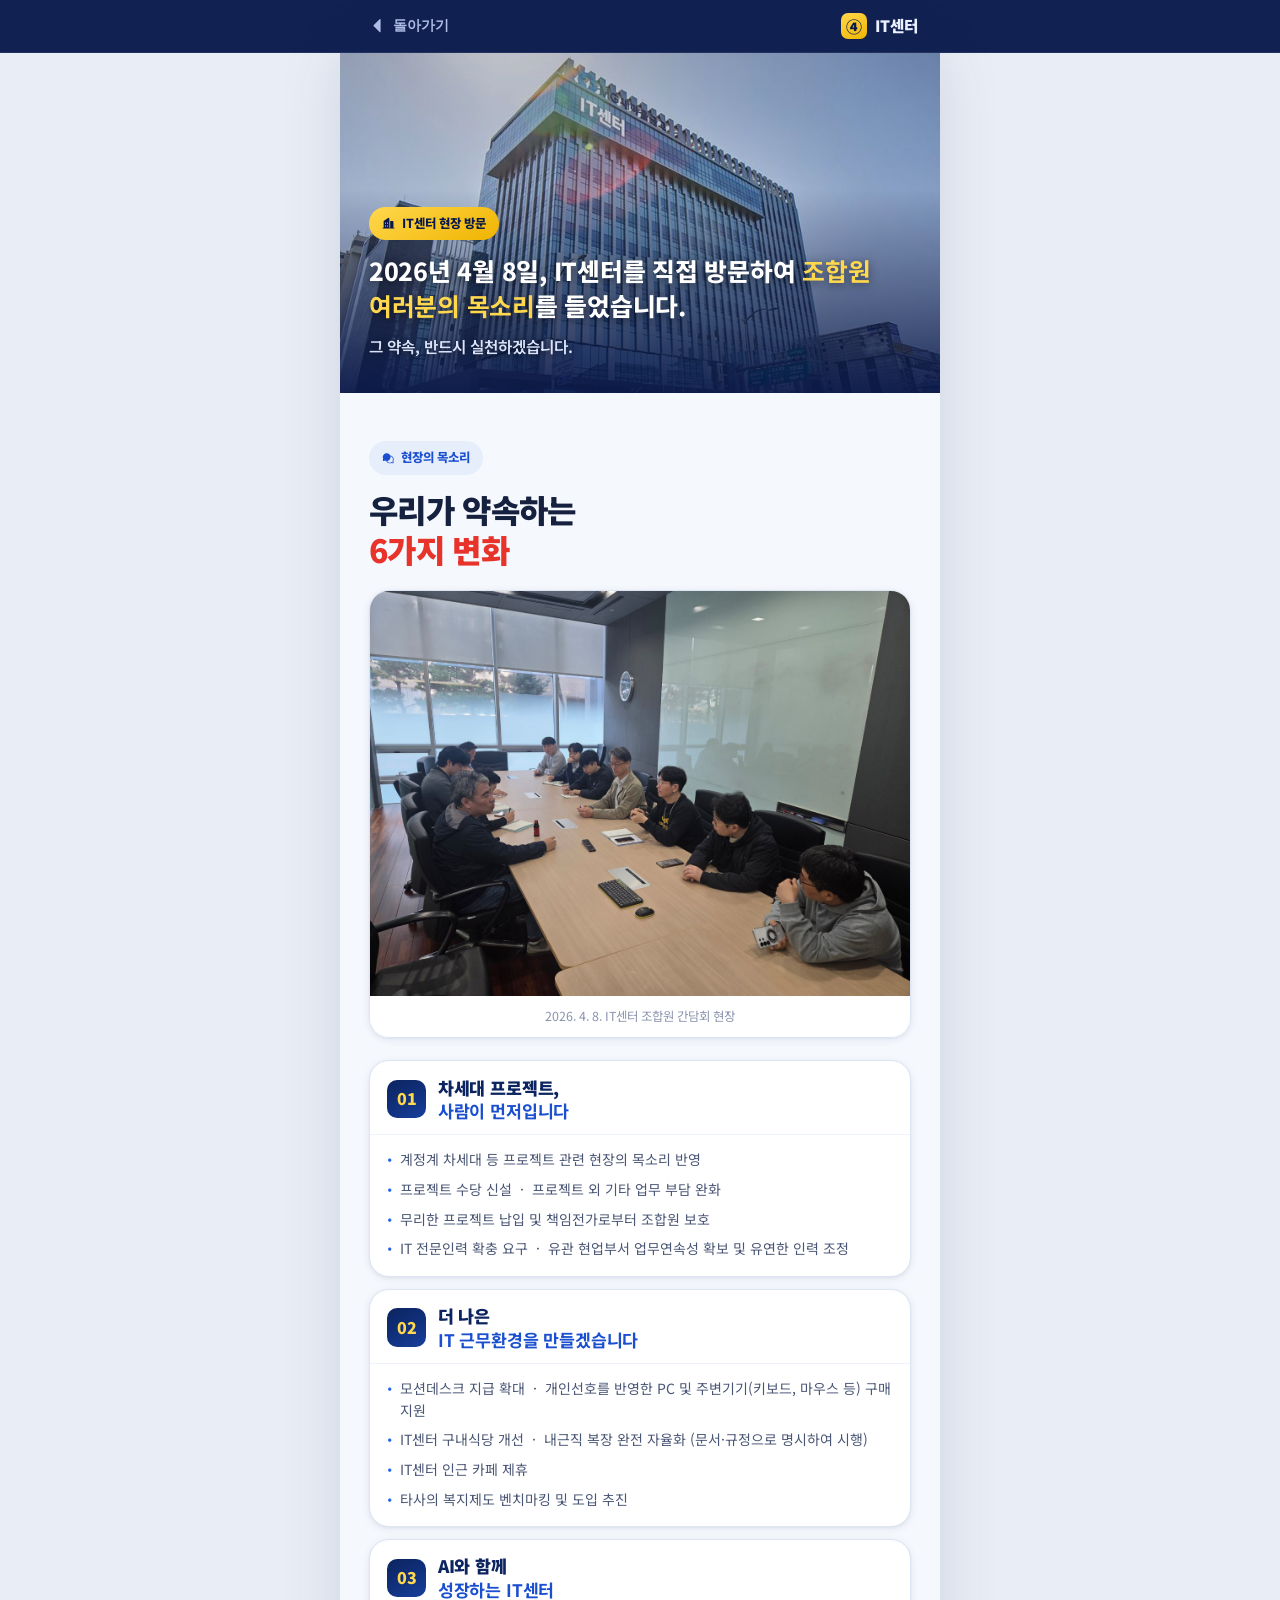
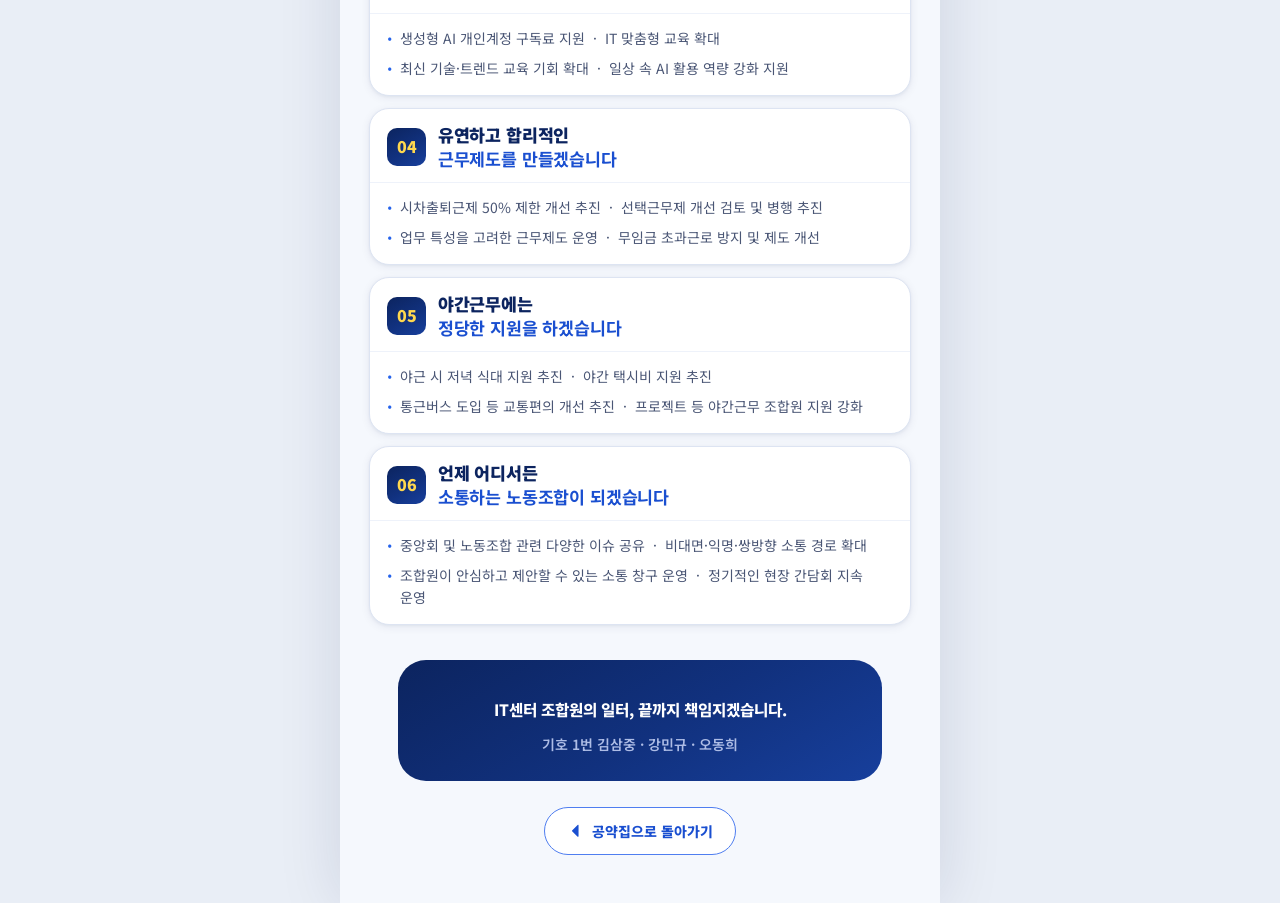
<file: it-center.html>
<!DOCTYPE html>
<html lang="ko">
<head>
<meta charset="UTF-8">
<meta name="viewport" content="width=device-width, initial-scale=1.0, viewport-fit=cover">
<!-- cache-guard: 새 배포 자동 감지 후 새로고침 (version.json 기준) -->
<meta http-equiv="Cache-Control" content="no-cache, must-revalidate">
<script>(function(){var V="20260604-2";try{fetch("version.json?_="+Date.now(),{cache:"no-store"}).then(function(r){return r.json()}).then(function(d){if(d&&d.v&&d.v!==V&&!sessionStorage.getItem("cg_"+d.v)){sessionStorage.setItem("cg_"+d.v,"1");var p=location.pathname;location.replace(p+"?_v="+encodeURIComponent(d.v))}}).catch(function(){})}catch(e){}})();</script>
<title>IT센터 조합원과의 약속 · 기호 1번 공약집</title>
<meta name="description" content="2026년 4월 8일 IT센터 현장 방문 — 우리가 약속하는 6가지 변화. 기호 1번 김삼중·강민규·오동희.">
<link rel="preconnect" href="https://fonts.googleapis.com">
<link rel="preconnect" href="https://fonts.gstatic.com" crossorigin>
<link href="https://fonts.googleapis.com/css2?family=Noto+Sans+KR:wght@400;500;700;800;900&display=swap" rel="stylesheet">
<link rel="stylesheet" href="styles/tokens.css?v=20260604-2">
<link rel="stylesheet" href="styles/pledgebook.css?v=20260604-2">
<link rel="stylesheet" href="styles/icons.css?v=20260604-2">
<style>
/* ---- IT 세부 페이지 전용 ---- */
.itpage { width: 100%; max-width: var(--col, 600px); margin-inline: auto; background: var(--paper); min-height: 100vh; box-shadow: 0 0 60px rgba(8,24,74,.12); overflow: clip; padding-bottom: 3rem; }
.itbar { position: sticky; top: 0; z-index: 40; background: rgba(8,24,74,.96); backdrop-filter: blur(8px); color: var(--on-navy); border-bottom: 1px solid rgba(255,255,255,.08); }
.itbar__in { max-width: var(--col,600px); margin-inline: auto; height: 52px; display: flex; align-items: center; gap: .7rem; padding-inline: clamp(1rem,5vw,1.4rem); }
.itbar__back { display: inline-flex; align-items: center; gap: .35rem; font-weight: 800; font-size: var(--t-sm); color: var(--on-navy-soft); background: none; border: none; cursor: pointer; }
.itbar__back .ic { font-size: 1.2rem; }
.itbar__back:hover { color: var(--gold-400); }
.itbar__t { margin-left: auto; display: flex; align-items: center; gap: .5rem; font-weight: 900; font-size: .98rem; }
.itbar__num { display: grid; place-items: center; width: 26px; height: 26px; border-radius: 7px; background: var(--grad-gold); color: var(--navy-900); font-weight: 900; font-size: 1rem; }

/* hero image + visit statement */
.itvisit { position: relative; }
.itvisit__img { width: 100%; height: clamp(220px, 56vw, 340px); object-fit: cover; display: block; }
.itvisit__scrim { position: absolute; inset: 0; background: linear-gradient(180deg, rgba(8,20,58,.25) 0%, rgba(8,20,58,.15) 40%, rgba(8,24,74,.92) 100%); }
.itvisit__cap { position: absolute; left: 0; right: 0; bottom: 0; padding: clamp(1.3rem,5vw,2rem) clamp(1.3rem,5vw,1.8rem); color: #fff; }
.itvisit__badge { display: inline-flex; align-items: center; gap: .45rem; font-weight: 800; font-size: var(--t-xs); color: var(--navy-900); background: var(--grad-gold); padding: .35rem .8rem; border-radius: var(--r-pill); margin-bottom: .8rem; }
.itvisit__badge .ic { font-size: 1.05em; }
.itvisit__lead { font-weight: 800; font-size: clamp(1.15rem,4.6vw,1.55rem); line-height: 1.45; letter-spacing: -.01em; text-shadow: 0 2px 10px rgba(0,0,0,.5); }
.itvisit__lead b { color: var(--gold-400); }
.itvisit__sub { margin-top: .6rem; font-size: var(--t-body); color: #dbe4fb; font-weight: 600; text-shadow: 0 1px 6px rgba(0,0,0,.5); }

/* section */
.itsec { padding: clamp(2rem,7vw,3rem) clamp(1.3rem,5vw,1.8rem) 0; }
.itsec__kicker { display: inline-flex; align-items: center; gap: .45rem; font-weight: 800; font-size: var(--t-xs); color: var(--blue-600); background: var(--blue-100); padding: .38rem .8rem; border-radius: var(--r-pill); margin-bottom: .9rem; }
.itsec__title { font-weight: 900; font-size: clamp(1.5rem,6vw,2rem); letter-spacing: -.02em; line-height: 1.25; color: var(--ink); }
.itsec__title .red { color: var(--red-500); }

.itmeeting { margin: 1.3rem 0 .4rem; border-radius: var(--r-lg); overflow: hidden; box-shadow: var(--sh-card); border: 1px solid var(--line); }
.itmeeting img { width: 100%; display: block; aspect-ratio: 4/3; object-fit: cover; }
.itmeeting__cap { font-size: var(--t-xs); color: var(--ink-mute); text-align: center; padding: .6rem .8rem; background: var(--white); }

/* 6 changes — single text frame, no icons */
.itlist { margin-top: 1.4rem; background: var(--white); border: 1px solid var(--line); border-radius: var(--r-lg); box-shadow: var(--sh-card); overflow: hidden; }
.itlist__row { display: grid; grid-template-columns: auto 1fr; align-items: baseline; gap: .8rem; margin: 0; padding: 1rem 1.2rem; font-weight: 800; font-size: clamp(1rem,4vw,1.18rem); color: var(--ink); letter-spacing: -.01em; line-height: 1.4; word-break: keep-all; }
.itlist__row + .itlist__row { border-top: 1px solid var(--line-soft); }
.itlist__no { font-weight: 900; font-size: 1.25em; color: var(--gold-600); line-height: 1; }

.itfoot { margin-top: 2.2rem; padding: 1.6rem clamp(1.3rem,5vw,1.8rem); background: var(--grad-navy); color: var(--on-navy); text-align: center; border-radius: var(--r-xl); margin-inline: clamp(1.3rem,5vw,1.8rem); }
.itfoot .ic { font-size: 2.4rem; color: var(--gold-400); }
.itfoot p { margin-top: .7rem; font-weight: 800; font-size: var(--t-body); color: #fff; }
.itfoot span { display: block; margin-top: .5rem; font-size: var(--t-sm); color: var(--on-navy-soft); font-weight: 600; }
.itback { display: flex; justify-content: center; margin-top: 1.6rem; }
.itback a { display: inline-flex; align-items: center; gap: .45rem; font-weight: 800; font-size: var(--t-sm); color: var(--blue-600); background: var(--white); border: 1.5px solid var(--blue-400); border-radius: var(--r-pill); padding: .7rem 1.4rem; text-decoration: none; }
.itback a:hover { background: var(--blue-600); color: #fff; }
.itback .ic { font-size: 1.1rem; }

/* 세부 공약 카드 */
.itcards { margin-top: 1.4rem; display: flex; flex-direction: column; gap: .75rem; }
.itcard { background: var(--white); border: 1px solid var(--line); border-radius: var(--r-lg); box-shadow: var(--sh-card); overflow: hidden; }
.itcard__head { display: flex; align-items: center; gap: .75rem; padding: .9rem 1.1rem .75rem; border-bottom: 1px solid var(--line-soft); }
.itcard__no { display: grid; place-items: center; min-width: 2.4rem; height: 2.4rem; border-radius: 10px; background: var(--grad-navy); color: var(--gold-400); font-family: var(--font-head); font-weight: 900; font-size: 1rem; letter-spacing: -.01em; flex-shrink: 0; }
.itcard__title { font-family: var(--font-head); font-weight: 900; font-size: clamp(.95rem,3.8vw,1.08rem); color: var(--navy-800); line-height: 1.35; letter-spacing: -.01em; }
.itcard__title b { color: var(--blue-600); }
.itcard__body { padding: .8rem 1.1rem .95rem; }
.itcard__pts { list-style: none; margin: 0; padding: 0; display: flex; flex-direction: column; gap: .42rem; }
.itcard__pts li { display: flex; align-items: flex-start; gap: .5rem; font-size: var(--t-sm); color: var(--ink-soft); line-height: 1.6; word-break: keep-all; }
.itcard__pts li::before { content: '·'; color: var(--blue-500); font-weight: 900; font-size: 1.1em; line-height: 1.5; flex-shrink: 0; }
</style>
</head>
<body>

<header class="itbar">
  <div class="itbar__in">
    <button class="itbar__back" onclick="history.length>1?history.back():location.href='page-pledges.html'"><i class="ic ic-caret-left"></i>돌아가기</button>
    <span class="itbar__t"><span class="itbar__num">④</span>IT센터</span>
  </div>
</header>

<main class="itpage">

  <!-- 상단: 방문 이미지 + 선언 -->
  <section class="itvisit">
    <img class="itvisit__img" src="assets/it-center.jpg" alt="새마을금고 IT센터 전경">
    <div class="itvisit__scrim"></div>
    <div class="itvisit__cap">
      <span class="itvisit__badge"><i class="ic ic-buildings"></i>IT센터 현장 방문</span>
      <p class="itvisit__lead">2026년 4월 8일, IT센터를 직접 방문하여 <b>조합원 여러분의 목소리</b>를 들었습니다.</p>
      <p class="itvisit__sub">그 약속, 반드시 실천하겠습니다.</p>
    </div>
  </section>

  <!-- 중단: 간담회 이미지 + 6가지 변화 -->
  <section class="itsec">
    <span class="itsec__kicker"><i class="ic ic-chats-circle"></i>현장의 목소리</span>
    <h2 class="itsec__title">우리가 약속하는<br><span class="red">6가지 변화</span></h2>

    <figure class="itmeeting">
      <img src="assets/it-meeting.jpg" alt="IT센터 조합원 간담회 현장">
      <figcaption class="itmeeting__cap">2026. 4. 8. IT센터 조합원 간담회 현장</figcaption>
    </figure>

    <div class="itcards">

      <div class="itcard">
        <div class="itcard__head">
          <span class="itcard__no">01</span>
          <span class="itcard__title">차세대 프로젝트,<br><b>사람이 먼저입니다</b></span>
        </div>
        <div class="itcard__body">
          <ul class="itcard__pts">
            <li>계정계 차세대 등 프로젝트 관련 현장의 목소리 반영</li>
            <li>프로젝트 수당 신설 &nbsp;·&nbsp; 프로젝트 외 기타 업무 부담 완화</li>
            <li>무리한 프로젝트 납입 및 책임전가로부터 조합원 보호</li>
            <li>IT 전문인력 확충 요구 &nbsp;·&nbsp; 유관 현업부서 업무연속성 확보 및 유연한 인력 조정</li>
          </ul>
        </div>
      </div>

      <div class="itcard">
        <div class="itcard__head">
          <span class="itcard__no">02</span>
          <span class="itcard__title">더 나은<br><b>IT 근무환경을 만들겠습니다</b></span>
        </div>
        <div class="itcard__body">
          <ul class="itcard__pts">
            <li>모션데스크 지급 확대 &nbsp;·&nbsp; 개인선호를 반영한 PC 및 주변기기(키보드, 마우스 등) 구매 지원</li>
            <li>IT센터 구내식당 개선 &nbsp;·&nbsp; 내근직 복장 완전 자율화 (문서·규정으로 명시하여 시행)</li>
            <li>IT센터 인근 카페 제휴</li>
            <li>타사의 복지제도 벤치마킹 및 도입 추진</li>
          </ul>
        </div>
      </div>

      <div class="itcard">
        <div class="itcard__head">
          <span class="itcard__no">03</span>
          <span class="itcard__title">AI와 함께<br><b>성장하는 IT센터</b></span>
        </div>
        <div class="itcard__body">
          <ul class="itcard__pts">
            <li>생성형 AI 개인계정 구독료 지원 &nbsp;·&nbsp; IT 맞춤형 교육 확대</li>
            <li>최신 기술·트렌드 교육 기회 확대 &nbsp;·&nbsp; 일상 속 AI 활용 역량 강화 지원</li>
          </ul>
        </div>
      </div>

      <div class="itcard">
        <div class="itcard__head">
          <span class="itcard__no">04</span>
          <span class="itcard__title">유연하고 합리적인<br><b>근무제도를 만들겠습니다</b></span>
        </div>
        <div class="itcard__body">
          <ul class="itcard__pts">
            <li>시차출퇴근제 50% 제한 개선 추진 &nbsp;·&nbsp; 선택근무제 개선 검토 및 병행 추진</li>
            <li>업무 특성을 고려한 근무제도 운영 &nbsp;·&nbsp; 무임금 초과근로 방지 및 제도 개선</li>
          </ul>
        </div>
      </div>

      <div class="itcard">
        <div class="itcard__head">
          <span class="itcard__no">05</span>
          <span class="itcard__title">야간근무에는<br><b>정당한 지원을 하겠습니다</b></span>
        </div>
        <div class="itcard__body">
          <ul class="itcard__pts">
            <li>야근 시 저녁 식대 지원 추진 &nbsp;·&nbsp; 야간 택시비 지원 추진</li>
            <li>통근버스 도입 등 교통편의 개선 추진 &nbsp;·&nbsp; 프로젝트 등 야간근무 조합원 지원 강화</li>
          </ul>
        </div>
      </div>

      <div class="itcard">
        <div class="itcard__head">
          <span class="itcard__no">06</span>
          <span class="itcard__title">언제 어디서든<br><b>소통하는 노동조합이 되겠습니다</b></span>
        </div>
        <div class="itcard__body">
          <ul class="itcard__pts">
            <li>중앙회 및 노동조합 관련 다양한 이슈 공유 &nbsp;·&nbsp; 비대면·익명·쌍방향 소통 경로 확대</li>
            <li>조합원이 안심하고 제안할 수 있는 소통 창구 운영 &nbsp;·&nbsp; 정기적인 현장 간담회 지속 운영</li>
          </ul>
        </div>
      </div>

    </div>

    <div class="itfoot">
      <p>IT센터 조합원의 일터, 끝까지 책임지겠습니다.</p>
      <span>기호 1번 김삼중 · 강민규 · 오동희</span>
    </div>

    <div class="itback">
      <a href="page-pledges.html"><i class="ic ic-caret-left"></i>공약집으로 돌아가기</a>
    </div>
  </section>

</main>

<script src="data/icons.js?v=20260604-2"></script>
<script>
(function () {
  var map = window.ICONS || {};
  document.querySelectorAll('i.ic').forEach(function (el) {
    var cls = [].slice.call(el.classList).find(function (c) { return c.indexOf('ic-') === 0; });
    if (!cls) return;
    var name = cls.slice(3);
    if (map[name]) el.innerHTML = '<svg viewBox="0 0 256 256" aria-hidden="true">' + map[name] + '</svg>';
  });
})();
</script>
</body>
</html>
</file>
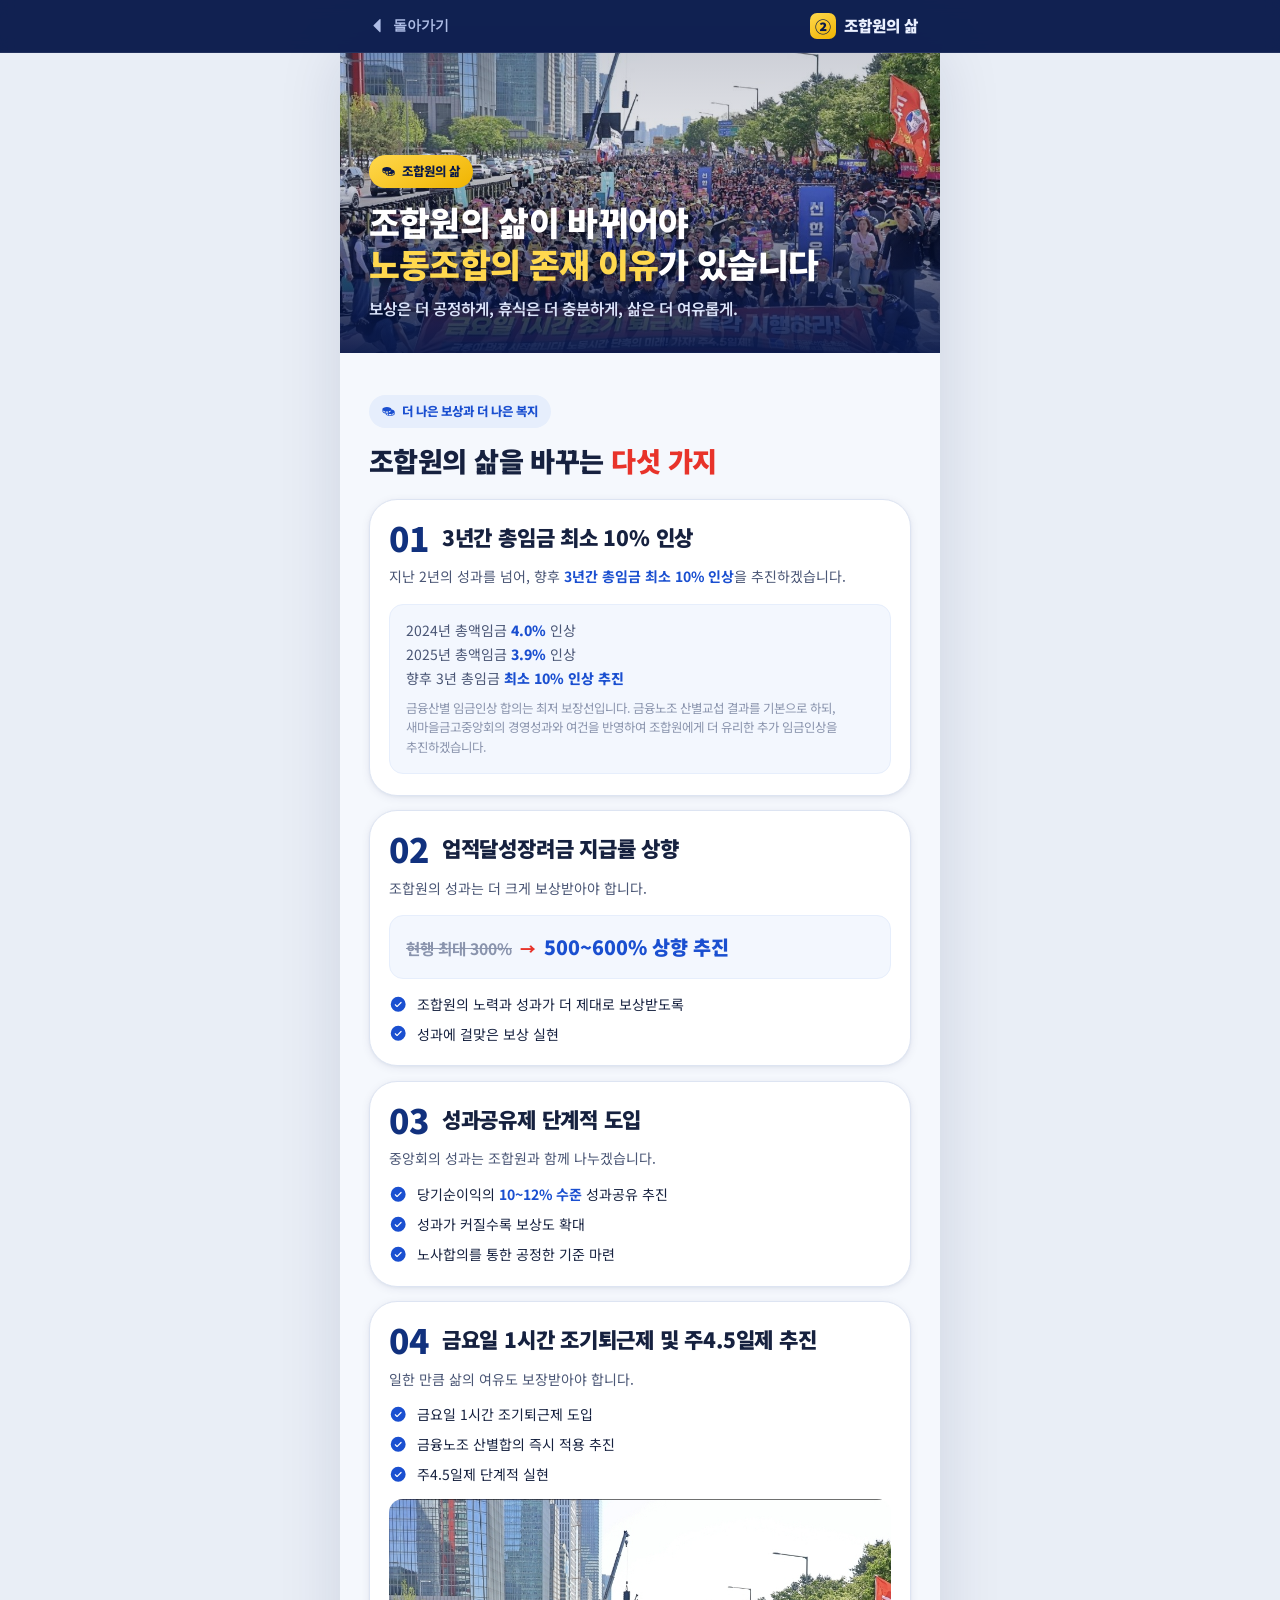
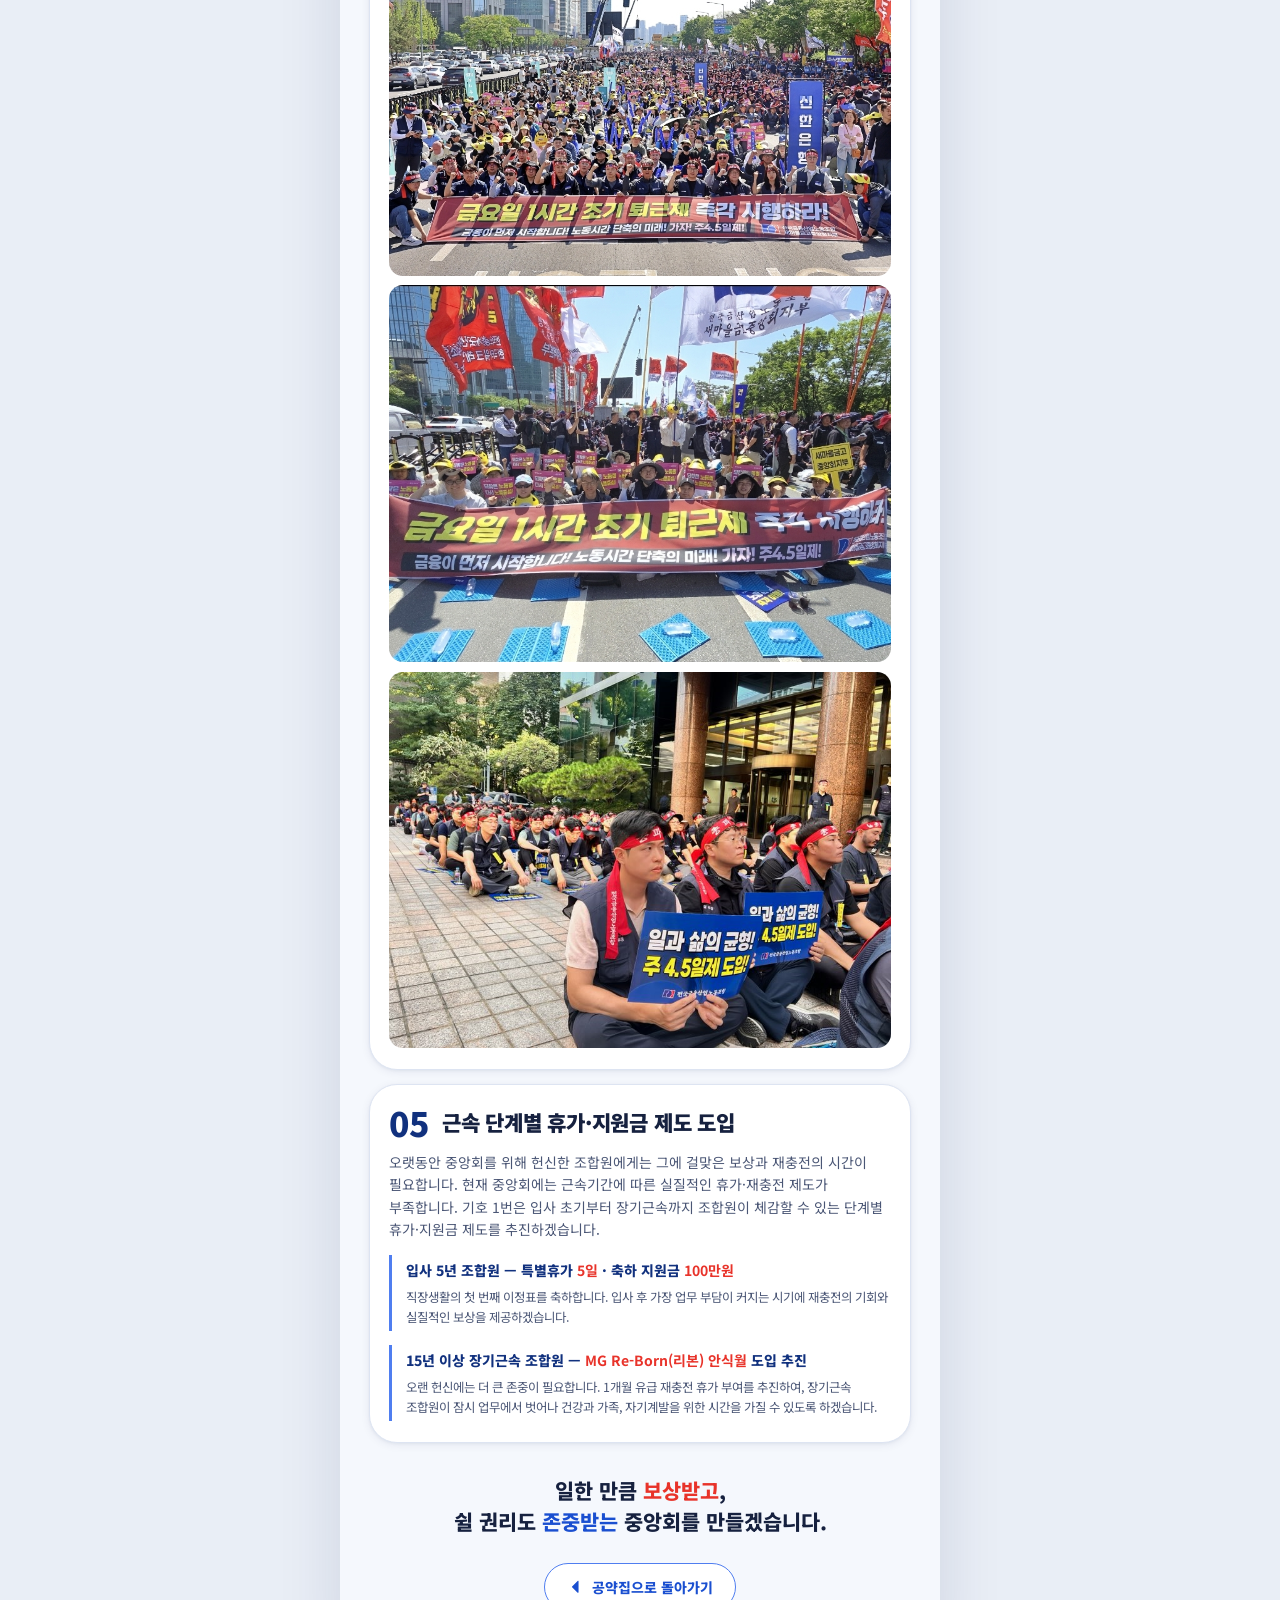
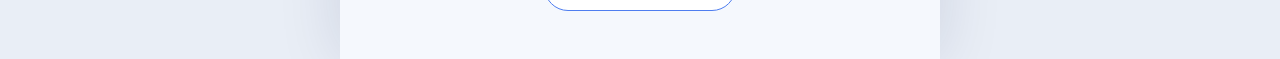
<file: life.html>
<!DOCTYPE html>
<html lang="ko">
<head>
<meta charset="UTF-8">
<meta name="viewport" content="width=device-width, initial-scale=1.0, viewport-fit=cover">
<!-- cache-guard: 새 배포 자동 감지 후 새로고침 (version.json 기준) -->
<meta http-equiv="Cache-Control" content="no-cache, must-revalidate">
<script>(function(){var V="20260604-2";try{fetch("version.json?_="+Date.now(),{cache:"no-store"}).then(function(r){return r.json()}).then(function(d){if(d&&d.v&&d.v!==V&&!sessionStorage.getItem("cg_"+d.v)){sessionStorage.setItem("cg_"+d.v,"1");var p=location.pathname;location.replace(p+"?_v="+encodeURIComponent(d.v))}}).catch(function(){})}catch(e){}})();</script>
<title>조합원의 삶을 지키겠습니다 · 기호 1번 공약집</title>
<link rel="preconnect" href="https://fonts.googleapis.com">
<link rel="preconnect" href="https://fonts.gstatic.com" crossorigin>
<link href="https://fonts.googleapis.com/css2?family=Noto+Sans+KR:wght@400;500;700;800;900&display=swap" rel="stylesheet">
<link rel="stylesheet" href="styles/tokens.css?v=20260604-2">
<link rel="stylesheet" href="styles/pledgebook.css?v=20260604-2">
<link rel="stylesheet" href="styles/icons.css?v=20260604-2">
<link rel="stylesheet" href="styles/detail.css?v=20260604-2">
</head>
<body>

<header class="dbar">
  <div class="dbar__in">
    <button class="dbar__back" onclick="history.length>1?history.back():location.href='page-pledges.html'"><i class="ic ic-caret-left"></i>돌아가기</button>
    <span class="dbar__t"><span class="dbar__num">②</span>조합원의 삶</span>
  </div>
</header>

<main class="dpage">

  <section class="dhero dhero--photo">
    <img class="dhero__img" src="assets/life-hero.jpg" alt="금요일 1시간 조기퇴근제·주4.5일제 촉구 집회">
    <div class="dhero__scrim"></div>
    <div class="dhero__cap">
      <span class="dhero__badge"><i class="ic ic-coins"></i>조합원의 삶</span>
      <h1 class="dhero__title">조합원의 삶이 바뀌어야<br><span class="gold">노동조합의 존재 이유</span>가 있습니다</h1>
      <p class="dhero__sub">보상은 더 공정하게, 휴식은 더 충분하게, 삶은 더 여유롭게.</p>
    </div>
  </section>

  <section class="dsec">
    <span class="dsec__kicker"><i class="ic ic-coins"></i>더 나은 보상과 더 나은 복지</span>
    <h2 class="dsec__title">조합원의 삶을 바꾸는 <span class="red">다섯 가지</span></h2>

    <div class="dlist">
      <!-- 01 -->
      <article class="dcard">
        <div class="dcard__head"><span class="dcard__no">01</span><h3 class="dcard__title">3년간 총임금 최소 10% 인상</h3></div>
        <p class="dcard__lead">지난 2년의 성과를 넘어, 향후 <b>3년간 총임금 최소 10% 인상</b>을 추진하겠습니다.</p>
        <div class="dcallout">
          <div class="row">2024년 총액임금 <b>4.0%</b> 인상</div>
          <div class="row">2025년 총액임금 <b>3.9%</b> 인상</div>
          <div class="row">향후 3년 총임금 <b>최소 10% 인상 추진</b></div>
          <p class="note">금융산별 임금인상 합의는 최저 보장선입니다. 금융노조 산별교섭 결과를 기본으로 하되, 새마을금고중앙회의 경영성과와 여건을 반영하여 조합원에게 더 유리한 추가 임금인상을 추진하겠습니다.</p>
        </div>
      </article>

      <!-- 02 -->
      <article class="dcard">
        <div class="dcard__head"><span class="dcard__no">02</span><h3 class="dcard__title">업적달성장려금 지급률 상향</h3></div>
        <p class="dcard__lead">조합원의 성과는 더 크게 보상받아야 합니다.</p>
        <div class="dcallout">
          <div class="metric"><span class="from">현행 최대 300%</span><span class="arrow">→</span><span class="to">500~600% 상향 추진</span></div>
        </div>
        <ul class="dchecks" style="margin-top:.9rem">
          <li><i class="ic ic-check-circle"></i><span>조합원의 노력과 성과가 더 제대로 보상받도록</span></li>
          <li><i class="ic ic-check-circle"></i><span>성과에 걸맞은 보상 실현</span></li>
        </ul>
      </article>

      <!-- 03 -->
      <article class="dcard">
        <div class="dcard__head"><span class="dcard__no">03</span><h3 class="dcard__title">성과공유제 단계적 도입</h3></div>
        <p class="dcard__lead">중앙회의 성과는 조합원과 함께 나누겠습니다.</p>
        <ul class="dchecks">
          <li><i class="ic ic-check-circle"></i><span>당기순이익의 <b style="color:var(--blue-600)">10~12% 수준</b> 성과공유 추진</span></li>
          <li><i class="ic ic-check-circle"></i><span>성과가 커질수록 보상도 확대</span></li>
          <li><i class="ic ic-check-circle"></i><span>노사합의를 통한 공정한 기준 마련</span></li>
        </ul>
      </article>

      <!-- 04 -->
      <article class="dcard">
        <div class="dcard__head"><span class="dcard__no">04</span><h3 class="dcard__title">금요일 1시간 조기퇴근제 및 주4.5일제 추진</h3></div>
        <p class="dcard__lead">일한 만큼 삶의 여유도 보장받아야 합니다.</p>
        <ul class="dchecks">
          <li><i class="ic ic-check-circle"></i><span>금요일 1시간 조기퇴근제 도입</span></li>
          <li><i class="ic ic-check-circle"></i><span>금융노조 산별합의 즉시 적용 추진</span></li>
          <li><i class="ic ic-check-circle"></i><span>주4.5일제 단계적 실현</span></li>
        </ul>
        <div class="record__photos" style="margin-top:.9rem; grid-template-columns: 1fr;">
          <img src="assets/life-extra-4.png" alt="금요일 1시간 조기퇴근제 즉각 시행 촉구 집회">
          <img src="assets/life-extra-5.png" alt="새마을금고중앙회지부 금요일 1시간 조기퇴근제 집회">
          <img src="assets/life-extra-6.png" alt="주 4.5일제 도입 촉구 집회">
        </div>
      </article>

      <!-- 05 -->
      <article class="dcard">
        <div class="dcard__head"><span class="dcard__no">05</span><h3 class="dcard__title">근속 단계별 휴가·지원금 제도 도입</h3></div>
        <p class="dcard__lead">오랫동안 중앙회를 위해 헌신한 조합원에게는 그에 걸맞은 보상과 재충전의 시간이 필요합니다. 현재 중앙회에는 근속기간에 따른 실질적인 휴가·재충전 제도가 부족합니다. 기호 1번은 입사 초기부터 장기근속까지 조합원이 체감할 수 있는 단계별 휴가·지원금 제도를 추진하겠습니다.</p>
        <div class="dstage">
          <div class="dstage__t">입사 5년 조합원 — 특별휴가 <b>5일</b> · 축하 지원금 <b>100만원</b></div>
          <p>직장생활의 첫 번째 이정표를 축하합니다. 입사 후 가장 업무 부담이 커지는 시기에 재충전의 기회와 실질적인 보상을 제공하겠습니다.</p>
        </div>
        <div class="dstage">
          <div class="dstage__t">15년 이상 장기근속 조합원 — <b>MG Re-Born(리본) 안식월</b> 도입 추진</div>
          <p>오랜 헌신에는 더 큰 존중이 필요합니다. 1개월 유급 재충전 휴가 부여를 추진하여, 장기근속 조합원이 잠시 업무에서 벗어나 건강과 가족, 자기계발을 위한 시간을 가질 수 있도록 하겠습니다.</p>
        </div>
      </article>
    </div>

  </section>

  <div class="dclose">
    <p>일한 만큼 <span class="red">보상받고</span>,<br>쉴 권리도 <span class="blue">존중받는</span> 중앙회를 만들겠습니다.</p>
  </div>

  <div class="dback"><a href="page-pledges.html"><i class="ic ic-caret-left"></i>공약집으로 돌아가기</a></div>

</main>

<script src="data/icons.js?v=20260604-2"></script>
<script>
(function(){var m=window.ICONS||{};document.querySelectorAll('i.ic').forEach(function(el){var c=[].slice.call(el.classList).find(function(x){return x.indexOf('ic-')===0;});if(c&&m[c.slice(3)])el.innerHTML='<svg viewBox="0 0 256 256" aria-hidden="true">'+m[c.slice(3)]+'</svg>';});})();
</script>
</body>
</html>
</file>
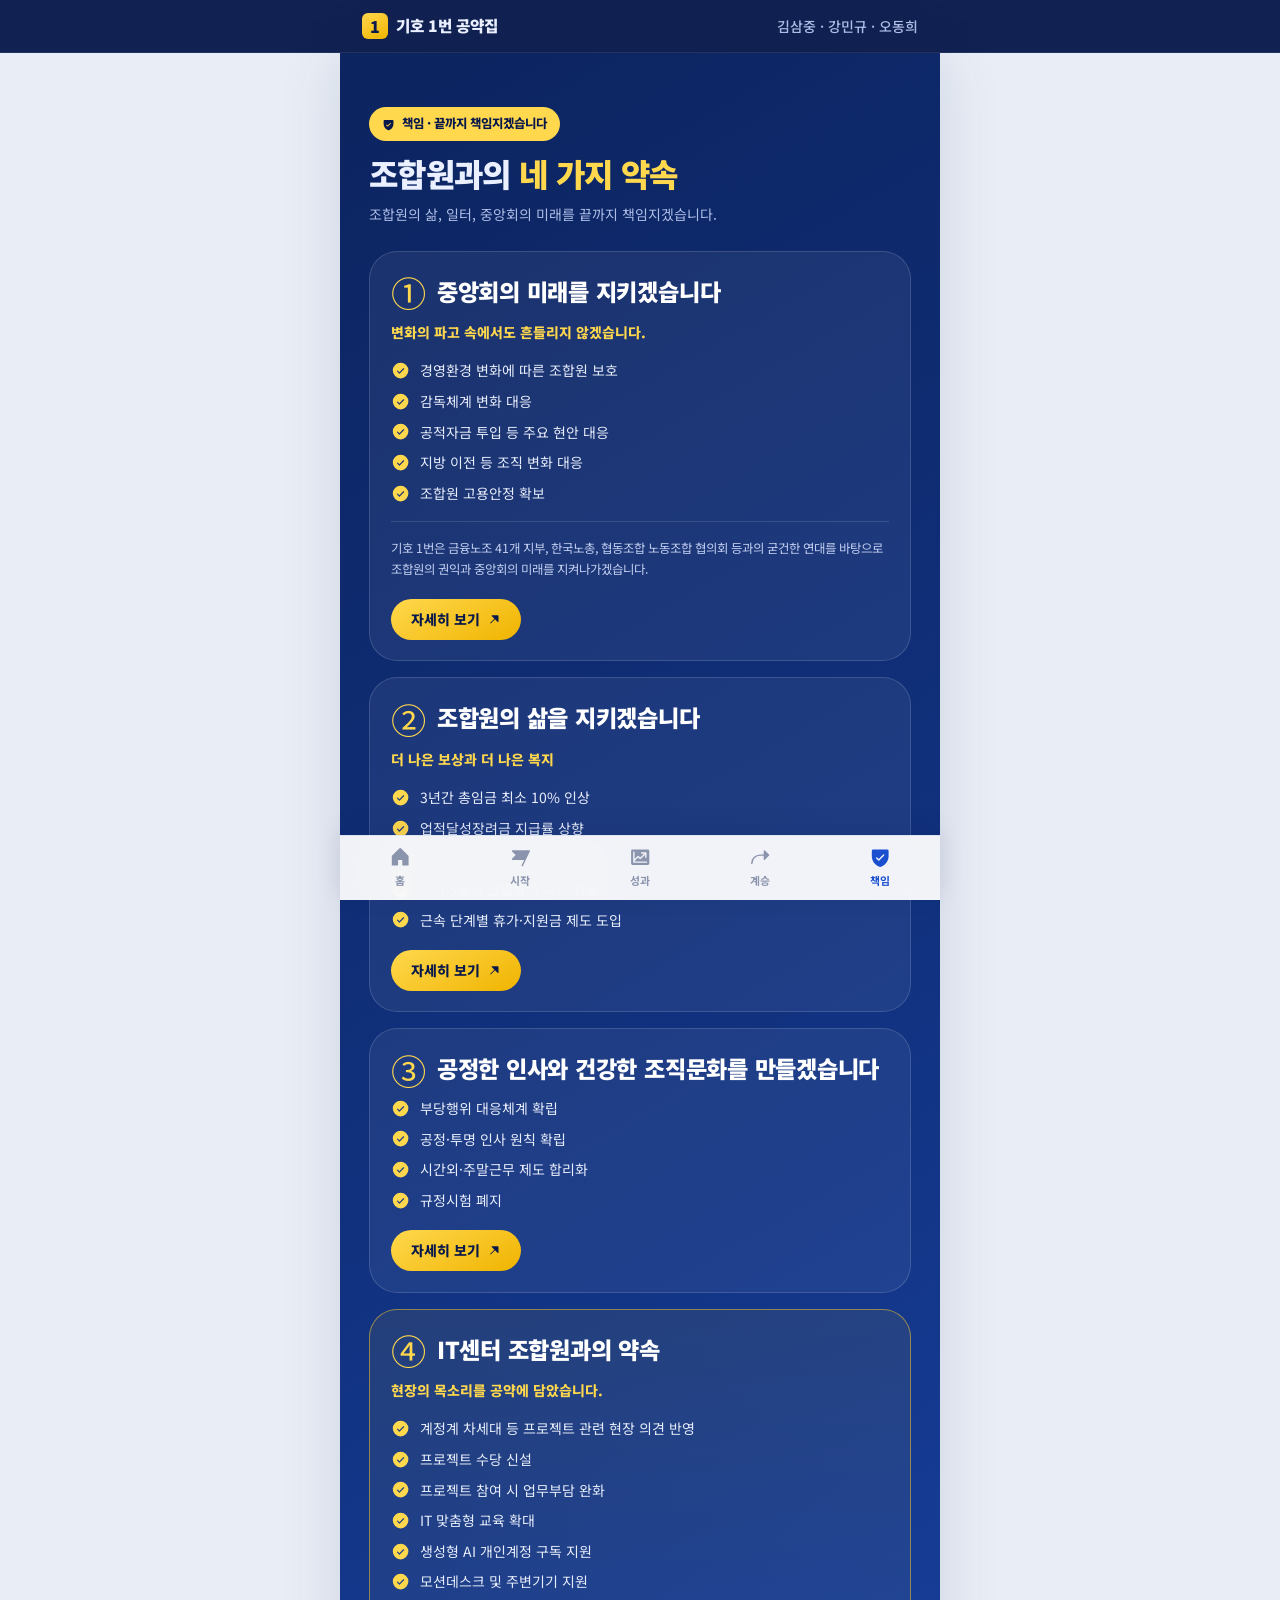
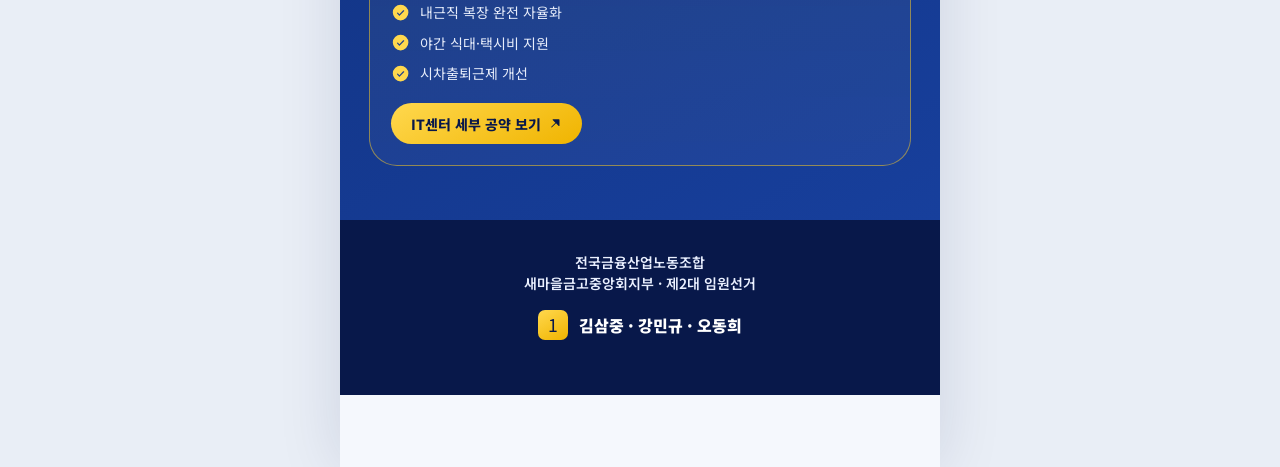
<file: page-pledges.html>
<!DOCTYPE html>
<html lang="ko">
<head>
<meta charset="UTF-8">
<meta name="viewport" content="width=device-width, initial-scale=1.0, viewport-fit=cover">
<!-- cache-guard: 새 배포 자동 감지 후 새로고침 (version.json 기준) -->
<meta http-equiv="Cache-Control" content="no-cache, must-revalidate">
<script>(function(){var V="20260604-2";try{fetch("version.json?_="+Date.now(),{cache:"no-store"}).then(function(r){return r.json()}).then(function(d){if(d&&d.v&&d.v!==V&&!sessionStorage.getItem("cg_"+d.v)){sessionStorage.setItem("cg_"+d.v,"1");var p=location.pathname;location.replace(p+"?_v="+encodeURIComponent(d.v))}}).catch(function(){})}catch(e){}})();</script>
<title>책임 — 끝까지 책임지겠습니다 | 기호 1번 공약집</title>
<link rel="preconnect" href="https://fonts.googleapis.com">
<link rel="preconnect" href="https://fonts.gstatic.com" crossorigin>
<link href="https://fonts.googleapis.com/css2?family=Noto+Sans+KR:wght@400;500;700;800;900&display=swap" rel="stylesheet">
<link rel="stylesheet" href="styles/tokens.css?v=20260604-2">
<link rel="stylesheet" href="styles/pledgebook.css?v=20260604-2">
<link rel="stylesheet" href="styles/icons.css?v=20260604-2">
<!-- 오프라인 번들용: 인포그래픽 9장 -->
<meta name="ext-resource-dependency" content="assets/infographics/pledge-1.jpg" data-resource-id="pledge1" />
<meta name="ext-resource-dependency" content="assets/infographics/pledge-2.jpg" data-resource-id="pledge2" />
<meta name="ext-resource-dependency" content="assets/infographics/pledge-3.jpg" data-resource-id="pledge3" />
<meta name="ext-resource-dependency" content="assets/infographics/pledge-4.jpg" data-resource-id="pledge4" />
<meta name="ext-resource-dependency" content="assets/infographics/pledge-5.jpg" data-resource-id="pledge5" />
<meta name="ext-resource-dependency" content="assets/infographics/pledge-6.jpg" data-resource-id="pledge6" />
<meta name="ext-resource-dependency" content="assets/infographics/pledge-7.jpg" data-resource-id="pledge7" />
<meta name="ext-resource-dependency" content="assets/infographics/pledge-8.jpg" data-resource-id="pledge8" />
<meta name="ext-resource-dependency" content="assets/infographics/pledge-9.jpg" data-resource-id="pledge9" />
</head>
<body>

<header class="topbar">
  <div class="topbar__inner">
    <div class="topbar__mark"><span class="topbar__num">1</span><span>기호 1번 공약집</span></div>
    <div class="topbar__names">김삼중 · 강민규 · 오동희</div>
  </div>
</header>

<main class="app">

  <section class="sec sec--navy" id="pledges" data-screen-label="책임">
    <div class="sec__head">
      <span class="kicker"><i class="ic ic-shield-check"></i>책임 · 끝까지 책임지겠습니다</span>
      <h2 class="sec__title">조합원과의 <span class="red">네 가지 약속</span></h2>
      <p class="sec__lead">조합원의 삶, 일터, 중앙회의 미래를 끝까지 책임지겠습니다.</p>
    </div>
    <div class="cat-list" id="cat-list"></div>
  </section>

  <footer class="foot">
    <div class="foot__org">전국금융산업노동조합<br>새마을금고중앙회지부 · 제2대 임원선거</div>
    <div class="foot__id"><span class="num">1</span><span class="nm">김삼중 · 강민규 · 오동희</span></div>
    </footer>

</main>

<!-- LIGHTBOX -->
<div class="lb" id="lightbox" aria-hidden="true">
  <div class="lb__bar">
    <span class="lb__count"><span id="lb-cur">1</span> / <span id="lb-total">9</span></span>
    <button class="lb__close" aria-label="닫기"><i class="ic ic-x"></i></button>
  </div>
  <div class="lb__stage">
    <button class="lb__nav lb__prev" aria-label="이전"><i class="ic ic-caret-left"></i></button>
    <img id="lb-img" class="lb__img" alt="공약 인포그래픽">
    <button class="lb__nav lb__next" aria-label="다음"><i class="ic ic-caret-right"></i></button>
  </div>
  <div class="lb__cap" id="lb-cap"></div>
</div>

<nav class="bnav">
  <a class="bnav__btn" href="index.html"><i class="ic ic-house"></i><span>홈</span></a>
  <a class="bnav__btn" href="page-start.html"><i class="ic ic-flag-banner"></i><span>시작</span></a>
  <a class="bnav__btn" href="page-record.html"><i class="ic ic-chart-line-up"></i><span>성과</span></a>
  <a class="bnav__btn" href="page-succession.html"><i class="ic ic-arrow-bend-up-right"></i><span>계승</span></a>
  <a class="bnav__btn" href="page-pledges.html"><i class="ic ic-shield-check"></i><span>책임</span></a>
</nav>

<script src="data/icons.js?v=20260604-2"></script>
<script src="data/content.js?v=20260604-2"></script>
</body>
</html>
</file>
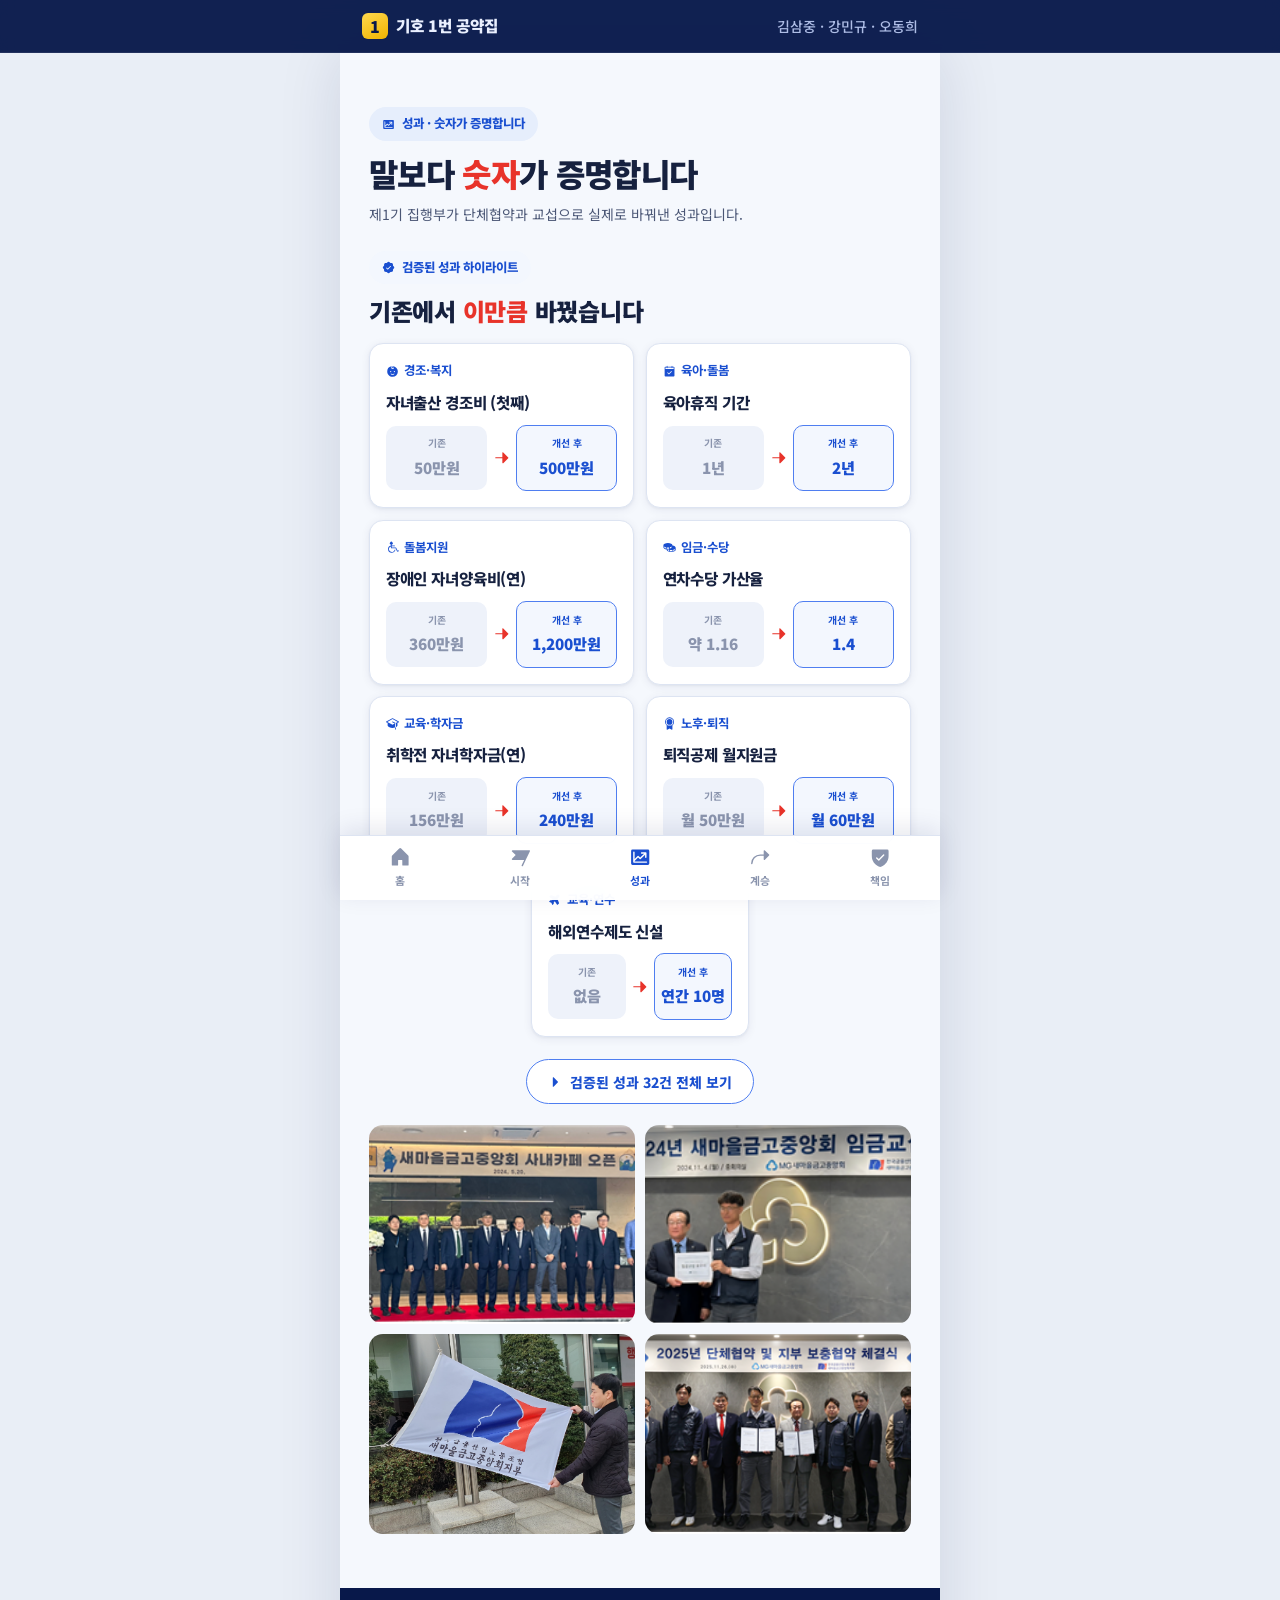
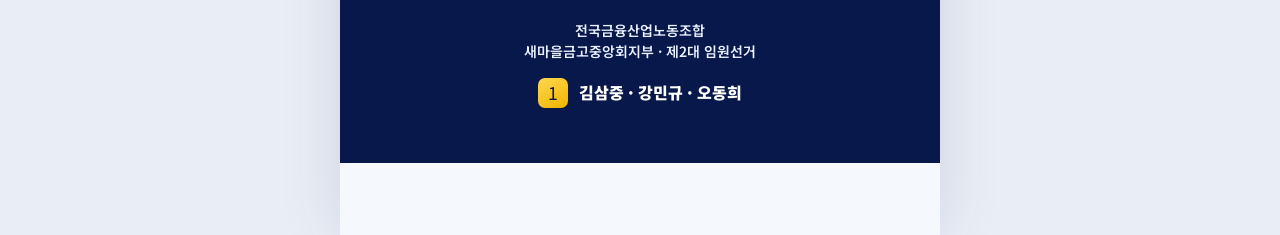
<file: page-record.html>
<!DOCTYPE html>
<html lang="ko">
<head>
<meta charset="UTF-8">
<meta name="viewport" content="width=device-width, initial-scale=1.0, viewport-fit=cover">
<!-- cache-guard: 새 배포 자동 감지 후 새로고침 (version.json 기준) -->
<meta http-equiv="Cache-Control" content="no-cache, must-revalidate">
<script>(function(){var V="20260604-2";try{fetch("version.json?_="+Date.now(),{cache:"no-store"}).then(function(r){return r.json()}).then(function(d){if(d&&d.v&&d.v!==V&&!sessionStorage.getItem("cg_"+d.v)){sessionStorage.setItem("cg_"+d.v,"1");var p=location.pathname;location.replace(p+"?_v="+encodeURIComponent(d.v))}}).catch(function(){})}catch(e){}})();</script>
<title>성과 — 숫자가 증명합니다 | 기호 1번 공약집</title>
<link rel="preconnect" href="https://fonts.googleapis.com">
<link rel="preconnect" href="https://fonts.gstatic.com" crossorigin>
<link href="https://fonts.googleapis.com/css2?family=Noto+Sans+KR:wght@400;500;700;800;900&display=swap" rel="stylesheet">
<link rel="stylesheet" href="styles/tokens.css?v=20260604-2">
<link rel="stylesheet" href="styles/pledgebook.css?v=20260604-2">
<link rel="stylesheet" href="styles/icons.css?v=20260604-2">
</head>
<body>

<header class="topbar">
  <div class="topbar__inner">
    <div class="topbar__mark"><span class="topbar__num">1</span><span>기호 1번 공약집</span></div>
    <div class="topbar__names">김삼중 · 강민규 · 오동희</div>
  </div>
</header>

<main class="app">

  <section class="sec" id="record" data-screen-label="성과">
    <div class="sec__head">
      <span class="kicker"><i class="ic ic-chart-line-up"></i>성과 · 숫자가 증명합니다</span>
      <h2 class="sec__title">말보다 <span class="red">숫자</span>가 증명합니다</h2>
      <p class="sec__lead">제1기 집행부가 단체협약과 교섭으로 실제로 바꿔낸 성과입니다.</p>
    </div>

    <div class="sec__sub reveal" style="margin-top:.4rem">
      <span class="kicker kicker--plain"><i class="ic ic-seal-check"></i>검증된 성과 하이라이트</span>
      <h3 class="sub__title">기존에서 <span class="red">이만큼</span> 바꿨습니다</h3>
    </div>
    <div class="ba-grid reveal" id="highlights"></div>

    <div class="achv-more reveal">
      <button class="achv-toggle" id="achv-toggle" aria-expanded="false">
        <i class="ic ic-caret-right"></i><span class="label">검증된 성과 32건 전체 보기</span>
      </button>
      <div class="achv-list" id="achv-list" hidden></div>
    </div>

    <div class="record__photos reveal">
      <img src="assets/record-extra-1.png" alt="새마을금고중앙회 사내카페 오픈">
      <img src="assets/record-extra-2.png" alt="2024년 임금교섭 상견례">
      <img src="assets/record-extra-4.png" alt="새마을금고중앙회지부 조합기 게양">
      <img src="assets/record-extra-3.png" alt="2025년 단체협약 체결식">
    </div>
  </section>

  <footer class="foot">
    <div class="foot__org">전국금융산업노동조합<br>새마을금고중앙회지부 · 제2대 임원선거</div>
    <div class="foot__id"><span class="num">1</span><span class="nm">김삼중 · 강민규 · 오동희</span></div>
    </footer>

</main>

<nav class="bnav">
  <a class="bnav__btn" href="index.html"><i class="ic ic-house"></i><span>홈</span></a>
  <a class="bnav__btn" href="page-start.html"><i class="ic ic-flag-banner"></i><span>시작</span></a>
  <a class="bnav__btn" href="page-record.html"><i class="ic ic-chart-line-up"></i><span>성과</span></a>
  <a class="bnav__btn" href="page-succession.html"><i class="ic ic-arrow-bend-up-right"></i><span>계승</span></a>
  <a class="bnav__btn" href="page-pledges.html"><i class="ic ic-shield-check"></i><span>책임</span></a>
</nav>

<script src="data/icons.js?v=20260604-2"></script>
<script src="data/content.js?v=20260604-2"></script>
</body>
</html>
</file>
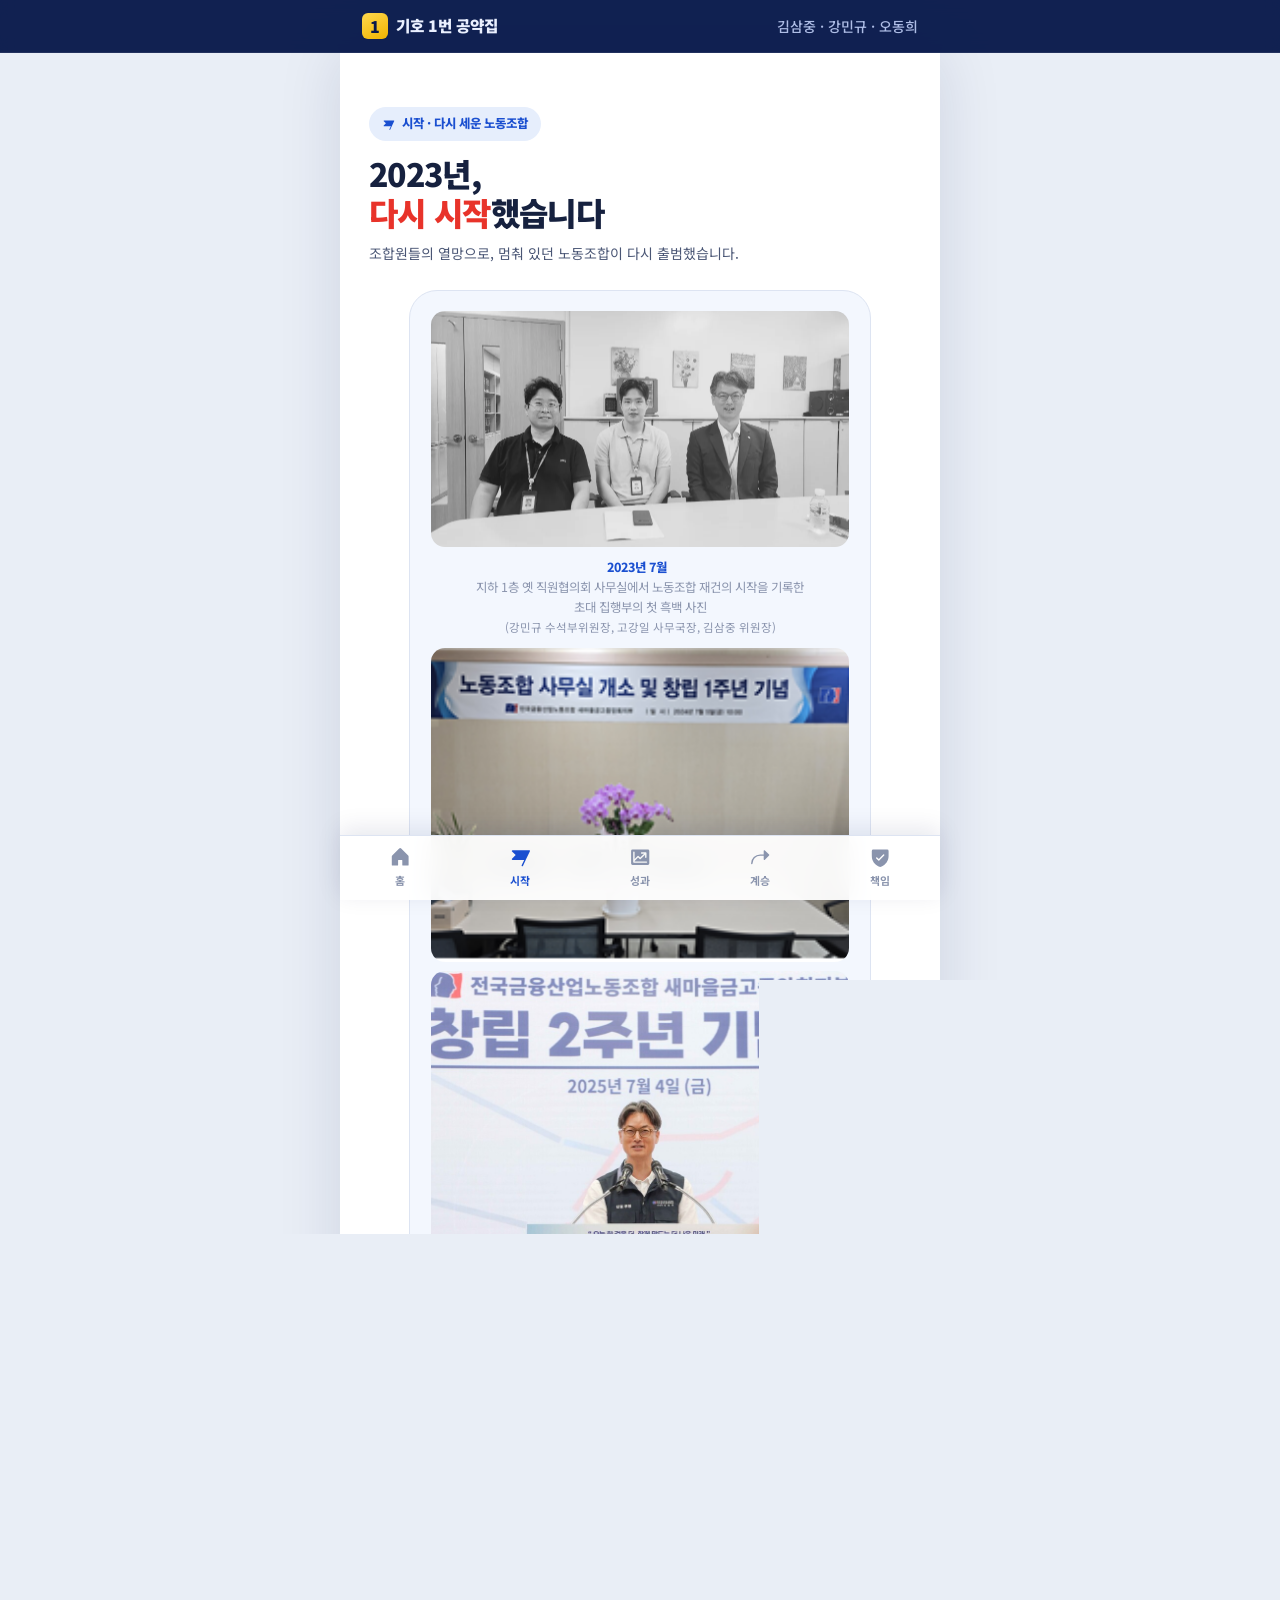
<file: page-start.html>
<!DOCTYPE html>
<html lang="ko">
<head>
<meta charset="UTF-8">
<meta name="viewport" content="width=device-width, initial-scale=1.0, viewport-fit=cover">
<!-- cache-guard: 새 배포 자동 감지 후 새로고침 (version.json 기준) -->
<meta http-equiv="Cache-Control" content="no-cache, must-revalidate">
<script>(function(){var V="20260604-2";try{fetch("version.json?_="+Date.now(),{cache:"no-store"}).then(function(r){return r.json()}).then(function(d){if(d&&d.v&&d.v!==V&&!sessionStorage.getItem("cg_"+d.v)){sessionStorage.setItem("cg_"+d.v,"1");var p=location.pathname;location.replace(p+"?_v="+encodeURIComponent(d.v))}}).catch(function(){})}catch(e){}})();</script>
<title>시작 — 다시 세운 노동조합 | 기호 1번 공약집</title>
<link rel="preconnect" href="https://fonts.googleapis.com">
<link rel="preconnect" href="https://fonts.gstatic.com" crossorigin>
<link href="https://fonts.googleapis.com/css2?family=Noto+Sans+KR:wght@400;500;700;800;900&display=swap" rel="stylesheet">
<link rel="stylesheet" href="styles/tokens.css?v=20260604-2">
<link rel="stylesheet" href="styles/pledgebook.css?v=20260604-2">
<link rel="stylesheet" href="styles/icons.css?v=20260604-2">
</head>
<body>

<header class="topbar">
  <div class="topbar__inner">
    <div class="topbar__mark"><span class="topbar__num">1</span><span>기호 1번 공약집</span></div>
    <div class="topbar__names">김삼중 · 강민규 · 오동희</div>
  </div>
</header>

<main class="app">

  <section class="sec sec--tint" id="start" data-screen-label="시작">
    <div class="sec__head">
      <span class="kicker"><i class="ic ic-flag-banner"></i>시작 · 다시 세운 노동조합</span>
      <h2 class="sec__title">2023년,<br><span class="red">다시 시작</span>했습니다</h2>
      <p class="sec__lead">조합원들의 열망으로, 멈춰 있던 노동조합이 다시 출범했습니다.</p>
    </div>

    <figure class="story__hero">
      <img src="assets/story-start.webp" alt="노동조합 재건 / 출범 사진">
      <figcaption class="story__hero-cap"><span class="story__hero-date">2023년 7월</span><br>지하 1층 옛 직원협의회 사무실에서 노동조합 재건의 시작을 기록한<br>초대 집행부의 첫 흑백 사진<br><small>(강민규 수석부위원장, 고강일 사무국장, 김삼중 위원장)</small></figcaption>
      <div class="story__hero-extra" style="grid-template-columns: 1fr;">
        <img src="assets/story-extra-2.png" alt="노동조합 사무실 개소 및 창립 1주년 기념">
        <img src="assets/story-extra-1.png" alt="창립 2주년 기념식">
      </div>
    </figure>

    <div class="story__stat">
      <div class="big">35<small>년</small></div>
      <div class="lbl">동안 없었던 노동조합,<br>조합원의 손으로 다시 세웠습니다</div>
    </div>

    <p class="story__body">35년 동안 없었던 노동조합.
조합원들의 열망으로 노동조합이 다시 출범했습니다.</p>

    <div class="founders founders--text">
      <p class="founders__names"><b>김삼중</b> 위원장,<br><b>강민규</b> 수석부위원장,<br><b>고강일</b> 사무국장은</p>
      <p class="founders__note">초대 집행부를 구성하여 <b>노동조합 재건의 길</b>을 함께 걸었습니다.</p>
    </div>
  </section>

  <footer class="foot">
    <div class="foot__org">전국금융산업노동조합<br>새마을금고중앙회지부 · 제2대 임원선거</div>
    <div class="foot__id"><span class="num">1</span><span class="nm">김삼중 · 강민규 · 오동희</span></div>
    </footer>

</main>

<nav class="bnav">
  <a class="bnav__btn" href="index.html"><i class="ic ic-house"></i><span>홈</span></a>
  <a class="bnav__btn" href="page-start.html"><i class="ic ic-flag-banner"></i><span>시작</span></a>
  <a class="bnav__btn" href="page-record.html"><i class="ic ic-chart-line-up"></i><span>성과</span></a>
  <a class="bnav__btn" href="page-succession.html"><i class="ic ic-arrow-bend-up-right"></i><span>계승</span></a>
  <a class="bnav__btn" href="page-pledges.html"><i class="ic ic-shield-check"></i><span>책임</span></a>
</nav>

<script src="data/icons.js?v=20260604-2"></script>
<script src="data/content.js?v=20260604-2"></script>
</body>
</html>
</file>
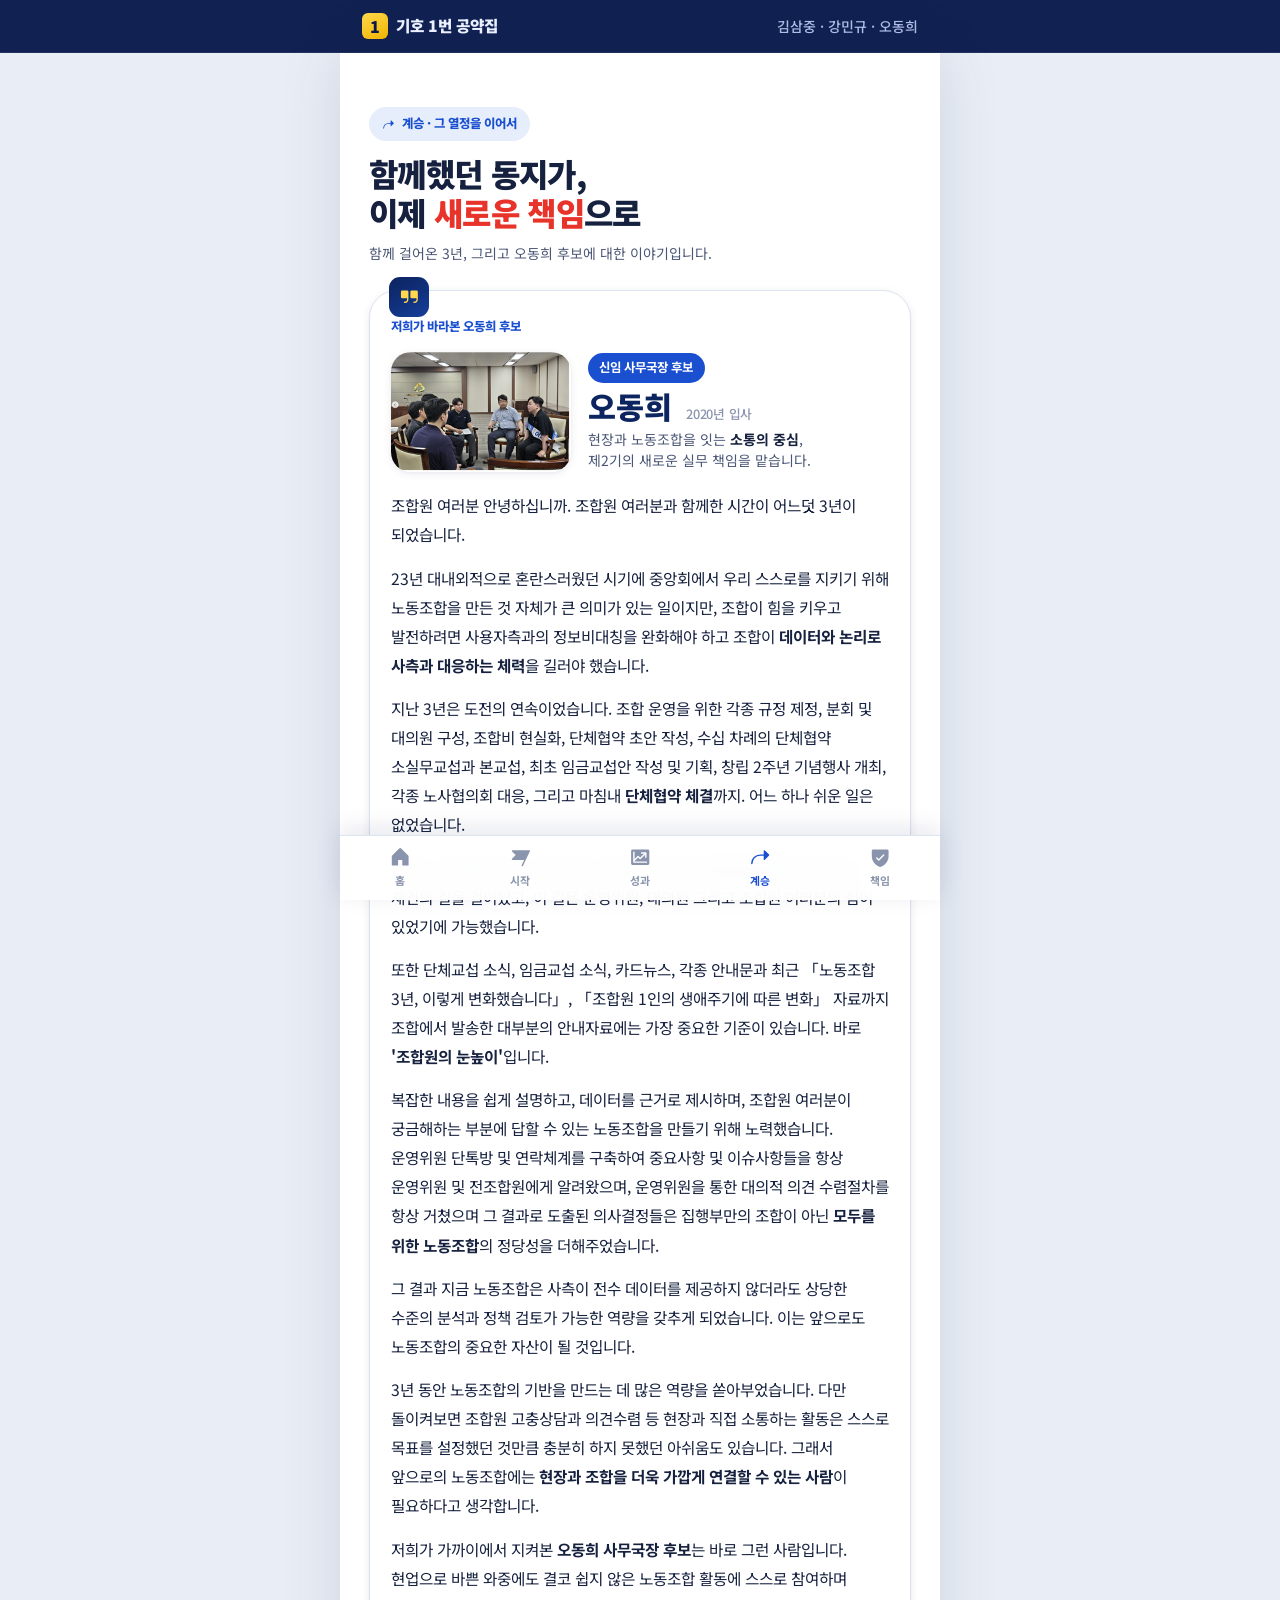
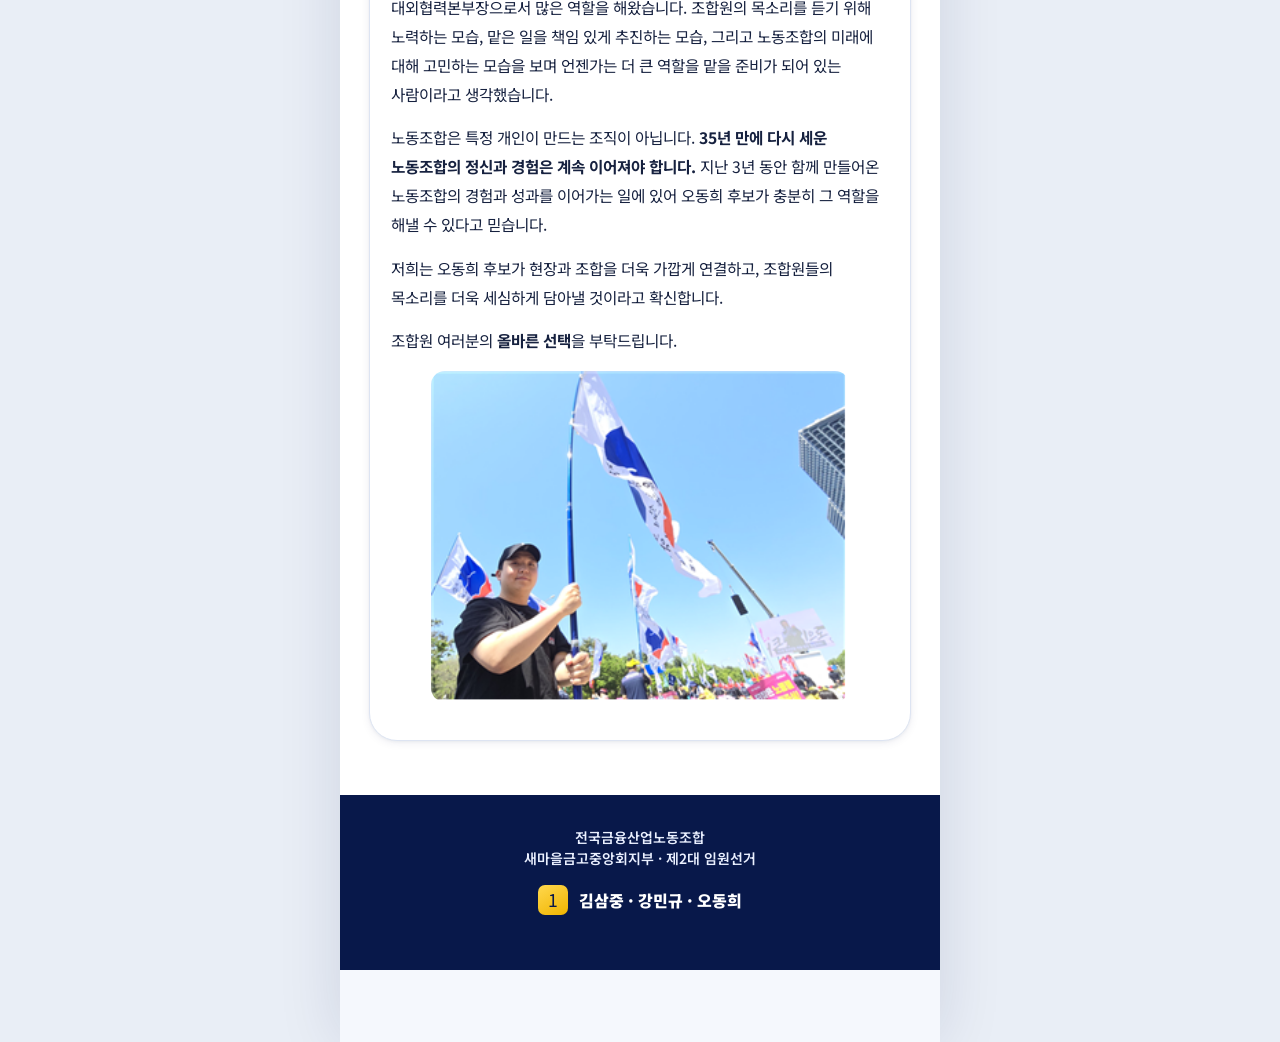
<file: page-succession.html>
<!DOCTYPE html>
<html lang="ko">
<head>
<meta charset="UTF-8">
<meta name="viewport" content="width=device-width, initial-scale=1.0, viewport-fit=cover">
<!-- cache-guard: 새 배포 자동 감지 후 새로고침 (version.json 기준) -->
<meta http-equiv="Cache-Control" content="no-cache, must-revalidate">
<script>(function(){var V="20260604-2";try{fetch("version.json?_="+Date.now(),{cache:"no-store"}).then(function(r){return r.json()}).then(function(d){if(d&&d.v&&d.v!==V&&!sessionStorage.getItem("cg_"+d.v)){sessionStorage.setItem("cg_"+d.v,"1");var p=location.pathname;location.replace(p+"?_v="+encodeURIComponent(d.v))}}).catch(function(){})}catch(e){}})();</script>
<title>계승 — 그 뜻을 이어갑니다 | 기호 1번 공약집</title>
<link rel="preconnect" href="https://fonts.googleapis.com">
<link rel="preconnect" href="https://fonts.gstatic.com" crossorigin>
<link href="https://fonts.googleapis.com/css2?family=Noto+Sans+KR:wght@400;500;700;800;900&display=swap" rel="stylesheet">
<link rel="stylesheet" href="styles/tokens.css?v=20260604-2">
<link rel="stylesheet" href="styles/pledgebook.css?v=20260604-2">
<link rel="stylesheet" href="styles/icons.css?v=20260604-2">
</head>
<body>

<header class="topbar">
  <div class="topbar__inner">
    <div class="topbar__mark"><span class="topbar__num">1</span><span>기호 1번 공약집</span></div>
    <div class="topbar__names">김삼중 · 강민규 · 오동희</div>
  </div>
</header>

<main class="app">

  <section class="sec sec--tint" id="succession" data-screen-label="계승">
    <div class="sec__head">
      <span class="kicker"><i class="ic ic-arrow-bend-up-right"></i>계승 · 그 열정을 이어서</span>
      <h2 class="sec__title">함께했던 동지가,<br>이제 <span class="red">새로운 책임</span>으로</h2>
      <p class="sec__lead">함께 걸어온 3년, 그리고 오동희 후보에 대한 이야기입니다.</p>
    </div>

    <div class="letter">
      <span class="letter__quote"><i class="ic ic-quotes"></i></span>
      <div class="letter__from">저희가 바라본 오동희 후보</div>
      <div class="succ__lead succ__lead--inline">
        <div class="succ__photo succ__photo--frame"><img src="assets/cand-oh-succession.png" alt="신임 사무국장 후보 오동희"></div>
        <div class="succ__meta">
          <span class="role">신임 사무국장 후보</span>
          <div class="name">오동희 <small>2020년 입사</small></div>
          <p class="tag">현장과 노동조합을 잇는 <b>소통의 중심</b>,<br>제2기의 새로운 실무 책임을 맡습니다.</p>
        </div>
      </div>
      <div class="letter__body" id="letter-body">
        <p>조합원 여러분 안녕하십니까. 조합원 여러분과 함께한 시간이 어느덧 3년이 되었습니다.</p>
        <p>23년 대내외적으로 혼란스러웠던 시기에 중앙회에서 우리 스스로를 지키기 위해 노동조합을 만든 것 자체가 큰 의미가 있는 일이지만, 조합이 힘을 키우고 발전하려면 사용자측과의 정보비대칭을 완화해야 하고 조합이 <b>데이터와 논리로 사측과 대응하는 체력</b>을 길러야 했습니다.</p>
        <p>지난 3년은 도전의 연속이었습니다. 조합 운영을 위한 각종 규정 제정, 분회 및 대의원 구성, 조합비 현실화, 단체협약 초안 작성, 수십 차례의 단체협약 소실무교섭과 본교섭, 최초 임금교섭안 작성 및 기획, 창립 2주년 기념행사 개최, 각종 노사협의회 대응, 그리고 마침내 <b>단체협약 체결</b>까지. 어느 하나 쉬운 일은 없었습니다.</p>
        <p>저희는 머리를 맞대고 내부적으로 치열한 토론과 방향설정을 통해 노동조합 재건의 길을 걸어왔고, 이 길은 운영위원, 대의원 그리고 조합원 여러분의 힘이 있었기에 가능했습니다.</p>
        <p>또한 단체교섭 소식, 임금교섭 소식, 카드뉴스, 각종 안내문과 최근 「노동조합 3년, 이렇게 변화했습니다」, 「조합원 1인의 생애주기에 따른 변화」 자료까지 조합에서 발송한 대부분의 안내자료에는 가장 중요한 기준이 있습니다. 바로 <b>'조합원의 눈높이'</b>입니다.</p>
        <p>복잡한 내용을 쉽게 설명하고, 데이터를 근거로 제시하며, 조합원 여러분이 궁금해하는 부분에 답할 수 있는 노동조합을 만들기 위해 노력했습니다. 운영위원 단톡방 및 연락체계를 구축하여 중요사항 및 이슈사항들을 항상 운영위원 및 전조합원에게 알려왔으며, 운영위원을 통한 대의적 의견 수렴절차를 항상 거쳤으며 그 결과로 도출된 의사결정들은 집행부만의 조합이 아닌 <b>모두를 위한 노동조합</b>의 정당성을 더해주었습니다.</p>
        <p>그 결과 지금 노동조합은 사측이 전수 데이터를 제공하지 않더라도 상당한 수준의 분석과 정책 검토가 가능한 역량을 갖추게 되었습니다. 이는 앞으로도 노동조합의 중요한 자산이 될 것입니다.</p>
        <p>3년 동안 노동조합의 기반을 만드는 데 많은 역량을 쏟아부었습니다. 다만 돌이켜보면 조합원 고충상담과 의견수렴 등 현장과 직접 소통하는 활동은 스스로 목표를 설정했던 것만큼 충분히 하지 못했던 아쉬움도 있습니다. 그래서 앞으로의 노동조합에는 <b>현장과 조합을 더욱 가깝게 연결할 수 있는 사람</b>이 필요하다고 생각합니다.</p>
        <p>저희가 가까이에서 지켜본 <b>오동희 사무국장 후보</b>는 바로 그런 사람입니다. 현업으로 바쁜 와중에도 결코 쉽지 않은 노동조합 활동에 스스로 참여하며 대외협력본부장으로서 많은 역할을 해왔습니다. 조합원의 목소리를 듣기 위해 노력하는 모습, 맡은 일을 책임 있게 추진하는 모습, 그리고 노동조합의 미래에 대해 고민하는 모습을 보며 언젠가는 더 큰 역할을 맡을 준비가 되어 있는 사람이라고 생각했습니다.</p>
        <p>노동조합은 특정 개인이 만드는 조직이 아닙니다. <b>35년 만에 다시 세운 노동조합의 정신과 경험은 계속 이어져야 합니다.</b> 지난 3년 동안 함께 만들어온 노동조합의 경험과 성과를 이어가는 일에 있어 오동희 후보가 충분히 그 역할을 해낼 수 있다고 믿습니다.</p>
        <p>저희는 오동희 후보가 현장과 조합을 더욱 가깝게 연결하고, 조합원들의 목소리를 더욱 세심하게 담아낼 것이라고 확신합니다.</p>
        <p>조합원 여러분의 <b>올바른 선택</b>을 부탁드립니다.</p>
      </div>
      
      <figure class="letter__img"><img src="assets/letter-bottom.png" alt="계승 관련 이미지"></figure>
    </div>
  </section>

  <footer class="foot">
    <div class="foot__org">전국금융산업노동조합<br>새마을금고중앙회지부 · 제2대 임원선거</div>
    <div class="foot__id"><span class="num">1</span><span class="nm">김삼중 · 강민규 · 오동희</span></div>
    </footer>

</main>

<nav class="bnav">
  <a class="bnav__btn" href="index.html"><i class="ic ic-house"></i><span>홈</span></a>
  <a class="bnav__btn" href="page-start.html"><i class="ic ic-flag-banner"></i><span>시작</span></a>
  <a class="bnav__btn" href="page-record.html"><i class="ic ic-chart-line-up"></i><span>성과</span></a>
  <a class="bnav__btn" href="page-succession.html"><i class="ic ic-arrow-bend-up-right"></i><span>계승</span></a>
  <a class="bnav__btn" href="page-pledges.html"><i class="ic ic-shield-check"></i><span>책임</span></a>
</nav>

<script src="data/icons.js?v=20260604-2"></script>
<script src="data/content.js?v=20260604-2"></script>
</body>
</html>
</file>
<file: styles/tokens.css>
/* =====================================================================
   기호 1번 온라인 공약집 — 디자인 토큰
   전국금융산업노동조합 새마을금고중앙회지부 제2대 임원선거
   기존 공보물의 캠페인 비주얼 언어를 코드화한 토큰 세트
   ===================================================================== */

:root {
  /* ---- Color: Navy (신뢰/안정, hero·footer·헤더 배경) ---- */
  --navy-900: #08184a;
  --navy-800: #0c245f;
  --navy-700: #11317e;
  --navy-600: #173f9c;

  /* ---- Color: Blue (primary, 아이콘·번호배지·액션) ---- */
  --blue-600: #1a4fd0;
  --blue-500: #2563eb;
  --blue-400: #4f7ef0;
  --blue-100: #e6eefc;
  --blue-50:  #f3f7fe;

  /* ---- Color: Red (강조 키워드·핵심 숫자) ---- */
  --red-600: #d62318;
  --red-500: #e8332a;
  --red-100: #fde7e5;

  /* ---- Color: Gold (기호 1번·후보명, 네이비 위에서) ---- */
  --gold-500: #ffce21;
  --gold-400: #ffd84e;
  --gold-600: #f0b400;

  /* ---- Neutrals ---- */
  --ink:      #16213f;   /* 본문 기본 */
  --ink-soft: #4a5675;   /* 보조 본문 */
  --ink-mute: #8a94ad;   /* 캡션 */
  --line:     #dde4f2;   /* 카드 보더 */
  --line-soft:#eef2fa;
  --paper:    #f5f8fd;   /* 페이지 배경 */
  --white:    #ffffff;

  /* on-dark variants */
  --on-navy:        #eaf0ff;
  --on-navy-soft:   #aebde6;

  /* ---- Type families (전체 Noto Sans KR 통일) ---- */
  --font-display: 'Noto Sans KR', sans-serif;   /* 초강조 헤드라인 (900) */
  --font-head:    'Noto Sans KR', sans-serif;   /* 섹션 타이틀 (800/900) */
  --font-body:    'Noto Sans KR', sans-serif;   /* 본문 */

  /* ---- Type scale (fluid) ---- */
  --t-hero:   clamp(2.6rem, 7.5vw, 5.2rem);
  --t-h1:     clamp(2rem, 5vw, 3.4rem);
  --t-h2:     clamp(1.5rem, 3.4vw, 2.4rem);
  --t-h3:     clamp(1.15rem, 2vw, 1.5rem);
  --t-lead:   clamp(1.05rem, 1.6vw, 1.3rem);
  --t-body:   clamp(0.98rem, 1.2vw, 1.08rem);
  --t-sm:     0.875rem;
  --t-xs:     0.78rem;

  /* ---- Radius ---- */
  --r-sm: 8px;
  --r-md: 14px;
  --r-lg: 20px;
  --r-xl: 28px;
  --r-pill: 999px;

  /* ---- Shadow / elevation ---- */
  --sh-card:  0 2px 10px rgba(16, 34, 80, 0.07), 0 1px 3px rgba(16, 34, 80, 0.05);
  --sh-raise: 0 12px 32px rgba(13, 36, 95, 0.14), 0 4px 10px rgba(13, 36, 95, 0.08);
  --sh-navy:  0 18px 44px rgba(8, 24, 74, 0.34);
  --sh-inset: inset 0 0 0 1px var(--line);

  /* ---- Spacing rhythm ---- */
  --gap: clamp(1rem, 2.4vw, 1.6rem);
  --section-pad: clamp(3.5rem, 8vw, 7rem);
  --maxw: 1120px;

  /* ---- Brand gradients ---- */
  --grad-navy: linear-gradient(150deg, #0c245f 0%, #11317e 55%, #173f9c 100%);
  --grad-blue-badge: linear-gradient(160deg, #2a63e8 0%, #143fa8 100%);
  --grad-gold: linear-gradient(150deg, #ffd84e, #f0b400);
}

/* =====================================================================
   Semantic base
   ===================================================================== */
* { box-sizing: border-box; }
html { -webkit-text-size-adjust: 100%; scroll-behavior: smooth; }
body {
  margin: 0;
  font-family: var(--font-body);
  font-size: var(--t-body);
  line-height: 1.72;
  color: var(--ink);
  background: var(--paper);
  word-break: keep-all;       /* 한글 단어 단위 줄바꿈 */
  -webkit-font-smoothing: antialiased;
  text-rendering: optimizeLegibility;
}

h1, h2, h3, h4 { font-family: var(--font-head); margin: 0; line-height: 1.2; font-weight: 900; letter-spacing: -0.01em; }
p { margin: 0; }
a { color: inherit; text-decoration: none; }
img { display: block; max-width: 100%; }

.display { font-family: var(--font-display); font-weight: 900; line-height: 1.08; letter-spacing: -0.01em; }

/* 강조 토큰 — 기존 공보물의 키워드 강조 방식 */
.em-red   { color: var(--red-500); }
.em-blue  { color: var(--blue-600); }
.em-gold  { color: var(--gold-600); }
.em-under { background: linear-gradient(transparent 62%, var(--gold-400) 62%); padding: 0 .04em; }

/* 레이아웃 유틸 */
.wrap { width: 100%; max-width: var(--maxw); margin-inline: auto; padding-inline: clamp(1.1rem, 4vw, 2rem); }
.center { text-align: center; }
.stack { display: flex; flex-direction: column; }
</file>
<file: styles/pledgebook.css>
/* =====================================================================
   기호 1번 온라인 공약집 — 컴포넌트 (모바일 앱형 단일 컬럼)
   ===================================================================== */

:root { --col: 600px; --bnav-h: 64px; }

body { background: #e9eef6; }

/* 앱 컬럼 — 모바일 풀폭, 데스크톱 중앙 카드 */
.app {
  width: 100%; max-width: var(--col);
  margin-inline: auto;
  background: var(--paper);
  min-height: 100vh;
  padding-bottom: calc(var(--bnav-h) + env(safe-area-inset-bottom, 0px) + 8px);
  box-shadow: 0 0 60px rgba(8,24,74,.12);
  overflow: clip;
}

/* ---------------------------------------------------------------------
   Top bar
   --------------------------------------------------------------------- */
.topbar {
  position: sticky; top: 0; z-index: 40;
  background: rgba(8,24,74,.96); backdrop-filter: blur(8px);
  color: var(--on-navy); border-bottom: 1px solid rgba(255,255,255,.08);
}
.topbar__inner {
  max-width: var(--col); margin-inline: auto;
  height: 52px; display: flex; align-items: center; gap: .8rem;
  padding-inline: clamp(1rem, 5vw, 1.4rem);
}
.topbar__mark { display: flex; align-items: center; gap: .5rem; font-family: var(--font-head); font-weight: 900; font-size: .98rem; }
.topbar__num { display: grid; place-items: center; width: 26px; height: 26px; border-radius: 6px; background: var(--grad-gold); color: var(--navy-900); font-family: var(--font-display); font-size: 1rem; line-height: 1; }
.topbar__names { margin-left: auto; font-size: var(--t-sm); color: var(--on-navy-soft); font-weight: 500; }

/* ---------------------------------------------------------------------
   Hero
   --------------------------------------------------------------------- */
.hero { position: relative; overflow: hidden; background: var(--grad-navy); color: var(--on-navy); padding: 0; }
/* media wrapper holds the FULL portrait castle + scrim + copy + candidates */
.hero__media { position: relative; }
/* castle shown in FULL (no crop) — 세로 성벽 + 깃발 전체 노출 */
.hero__castle { display: block; width: 100%; height: auto; object-fit: cover; object-position: center top; z-index: 1; }
/* legibility scrim — darken the top (copy) and bottom (candidate base → navy) */
.hero__scrim { position: absolute; inset: 0; z-index: 2; pointer-events: none;
  background:
    linear-gradient(112deg, rgba(4,11,38,.82) 0%, rgba(4,11,38,.5) 44%, rgba(4,11,38,.08) 70%, transparent 82%),
    linear-gradient(180deg, rgba(4,11,38,.72) 0%, rgba(4,11,38,.28) 26%, transparent 46%),
    linear-gradient(180deg, transparent 72%, rgba(8,24,74,.45) 88%, var(--navy-900) 100%); }

/* full catchphrase (title + sub together) overlaid top-left */
.hero__in { position: absolute; top: 0; left: 0; right: 0; z-index: 4; padding: clamp(1.3rem,5vw,2.1rem) clamp(1.3rem,5vw,1.8rem) 0; }
.hero__eyebrow { display: inline-flex; align-items: center; gap: .5rem; font-size: var(--t-xs); font-weight: 800; color: #fff; margin-bottom: .8rem; text-shadow: 0 1px 3px rgba(0,0,0,.85), 0 2px 8px rgba(0,0,0,.6); }
.hero__eyebrow::before { content: ""; width: 22px; height: 2px; background: var(--gold-500); }
.hero__title { font-family: var(--font-display); font-weight: 900; font-size: clamp(2.1rem,8.8vw,3.3rem); line-height: 1.08; letter-spacing: -.02em; margin: 0; display: flex; flex-direction: column; text-shadow: 0 1px 2px rgba(0,0,0,.6), 0 2px 6px rgba(0,0,0,.55), 0 6px 22px rgba(0,0,0,.6); }
.hero__title .l1, .hero__title .l2 { color: #fff; }
.hero__title .l3 { color: #ff5346; text-shadow: 0 1px 2px rgba(0,0,0,.7), 0 2px 8px rgba(0,0,0,.55), 0 0 1px rgba(0,0,0,.6); }
.hero__rule { width: 44px; height: 3px; background: rgba(255,255,255,.8); margin: .9rem 0; border-radius: 2px; box-shadow: 0 1px 3px rgba(0,0,0,.5); }
.hero__sub { font-size: clamp(1rem,3.8vw,1.25rem); color: #fff; font-weight: 700; line-height: 1.55; margin: 0; text-shadow: 0 1px 2px rgba(0,0,0,.8), 0 2px 10px rgba(0,0,0,.65); }
.hero__sub b { color: #ff6a5e; font-weight: 800; }

/* hero 3-person photo row — stand in front of the wall base (bottom of media) */
.hero__trio { position: absolute; bottom: 0; left: 0; right: 0; z-index: 4; display: grid; grid-template-columns: 1fr 1.18fr 1fr; align-items: end; gap: 0; }
.hero__trio figure { position: relative; margin: 0; text-align: center; }
.hero__trio img { width: 100%; display: block; filter: drop-shadow(0 6px 10px rgba(4,10,30,.55)) drop-shadow(0 16px 30px rgba(4,10,30,.5)) drop-shadow(0 0 2px rgba(0,0,0,.45)); -webkit-mask-image: linear-gradient(to bottom, #000 72%, transparent 99%); mask-image: linear-gradient(to bottom, #000 72%, transparent 99%); }
.hero__trio .p-side { z-index: 1; }
.hero__trio .p-lead { z-index: 2; margin-bottom: 0; }
.hero__trio .p-side img { width: 116%; }
.hero__trio .p-left img { margin-right: -16%; }
.hero__trio .p-right img { margin-left: -16%; }
.hero__trio figcaption { position: absolute; left: 50%; bottom: 2.4rem; transform: translateX(-50%); white-space: nowrap; z-index: 5; }
.htag { display: inline-flex; flex-direction: column; align-items: center; gap: 1px; background: rgba(8,24,74,.66); border: 1px solid rgba(255,255,255,.18); backdrop-filter: blur(4px); border-radius: var(--r-pill); padding: .3rem .8rem; }
.htag b { font-family: var(--font-head); font-weight: 900; font-size: .95rem; color: #fff; line-height: 1; }
.htag span { font-size: .58rem; color: var(--gold-400); font-weight: 700; }
.hero__trio .p-lead .htag b { color: #fff; }
.hero__trioground { position: absolute; left: 0; right: 0; bottom: -2.4rem; height: 60%; background: radial-gradient(60% 80% at 50% 100%, rgba(79,126,240,.4), transparent 70%); pointer-events: none; }

/* hero candidate rectangular badges (강민규 · 김삼중 · 오동희) */
.hero__badges { position: relative; z-index: 4; display: grid; grid-template-columns: repeat(3, 1fr); gap: 2px; background: rgba(255,255,255,.1); padding: 2px; }
.hbadge { display: flex; flex-direction: column; align-items: center; gap: .35rem; text-align: center; padding: .9rem .5rem 1rem; background: linear-gradient(180deg, #16357e 0%, #0b1f56 100%); }
.hbadge__role { font-family: var(--font-head); font-weight: 700; font-size: clamp(.62rem,2.4vw,.78rem); color: #cdd9f5; }
.hbadge__name { font-family: var(--font-head); font-weight: 900; font-size: clamp(1.05rem,4.6vw,1.5rem); color: #fff; line-height: 1; letter-spacing: -.01em; }
.hbadge__tag { font-size: clamp(.6rem,2.4vw,.78rem); color: #b9c6ea; line-height: 1.5; margin-top: .15rem; word-break: keep-all; }
.hbadge__tag b { display: block; font-family: var(--font-head); font-weight: 800; color: var(--gold-400); font-size: clamp(.72rem,2.9vw,.92rem); margin-top: .1rem; }

/* team cards */
.team-grid { display: grid; gap: .7rem; }
.tcard { background: var(--white); border: 1px solid var(--line); border-radius: var(--r-lg); padding: 1.1rem 1.2rem; box-shadow: var(--sh-card); display: flex; flex-direction: column; gap: .35rem; border-left: 4px solid var(--blue-500); }
.tcard--lead { border-left-color: var(--gold-500); background: linear-gradient(180deg, var(--blue-50), var(--white)); }
.tcard__role { font-size: var(--t-xs); font-weight: 700; color: var(--blue-600); }
.tcard--lead .tcard__role { color: var(--gold-600); }
.tcard__name { font-family: var(--font-head); font-weight: 900; font-size: 1.5rem; color: var(--navy-800); letter-spacing: -.01em; display: flex; align-items: baseline; gap: .5rem; }
.tcard__name small { font-family: var(--font-body); font-weight: 500; font-size: .72rem; color: var(--ink-mute); }
.tcard__tag { font-size: var(--t-sm); color: var(--ink-soft); line-height: 1.5; margin-top: .2rem; }
.tcard__tag b { font-family: var(--font-head); font-weight: 800; color: var(--ink); }

/* Buttons */
.btn { display: inline-flex; align-items: center; justify-content: center; gap: .55rem; font-family: var(--font-head); font-weight: 800; font-size: 1.02rem; padding: .95rem 1.3rem; border-radius: var(--r-md); border: none; cursor: pointer; transition: transform .12s ease, box-shadow .15s ease, background .15s; }
.btn .ic { font-size: 1.2em; }
.btn:active { transform: scale(.97); }
.btn--gold { background: var(--grad-gold); color: var(--navy-900); box-shadow: 0 6px 18px rgba(240,180,0,.32); }
.btn--gold:hover { box-shadow: 0 9px 24px rgba(240,180,0,.42); }
.btn--ghost { background: rgba(255,255,255,.08); color: #fff; border: 1.5px solid rgba(255,255,255,.28); }
.btn--ghost:hover { background: rgba(255,255,255,.16); }

/* ---------------------------------------------------------------------
   Section scaffold
   --------------------------------------------------------------------- */
.sec { padding: clamp(2.4rem,8vw,3.4rem) clamp(1.3rem,5vw,1.8rem); }
.sec--tint { background: var(--white); }
.sec--navy { background: var(--grad-navy); color: var(--on-navy); }
.sec__head { margin-bottom: 1.5rem; }
.kicker { display: inline-flex; align-items: center; gap: .45rem; font-family: var(--font-head); font-weight: 800; font-size: var(--t-xs); color: var(--blue-600); background: var(--blue-100); padding: .38rem .8rem; border-radius: var(--r-pill); margin-bottom: .8rem; }
.kicker .ic { font-size: 1.05em; }
.kicker--plain { background: var(--blue-50); }
.sec--navy .kicker { color: var(--navy-900); background: var(--gold-400); }
.sec__title { font-family: var(--font-head); font-weight: 900; font-size: clamp(1.5rem,6vw,2rem); letter-spacing: -.02em; line-height: 1.22; }
.sec__title .red { color: var(--red-500); }
.sec--navy .sec__title .red { color: var(--gold-400); }
.sec__lead { margin-top: .6rem; color: var(--ink-soft); font-size: var(--t-sm); }
.sec--navy .sec__lead { color: var(--on-navy-soft); }
.sec__sub { margin: 2.2rem 0 1.1rem; }
.sub__title { font-family: var(--font-head); font-weight: 900; font-size: clamp(1.2rem,4.5vw,1.5rem); letter-spacing: -.01em; }
.sub__title .red { color: var(--red-500); }

/* ---------------------------------------------------------------------
   Stat grid (count-up)
   --------------------------------------------------------------------- */
.statgrid { display: grid; grid-template-columns: repeat(2,1fr); gap: .7rem; }
.stat { background: var(--white); border: 1px solid var(--line); border-radius: var(--r-lg); padding: 1.2rem 1rem; text-align: center; box-shadow: var(--sh-card); }
.stat .ic { font-size: 1.7rem; color: var(--blue-600); }
.stat__num { font-family: var(--font-display); font-size: clamp(1.9rem,8vw,2.5rem); line-height: 1; margin: .5rem 0 .35rem; color: var(--navy-800); }
.stat__num small { font-size: .42em; font-family: var(--font-head); margin-left: 1px; }
.stat__lab { font-size: var(--t-xs); color: var(--ink-soft); font-weight: 500; line-height: 1.45; word-break: keep-all; }

/* ---------------------------------------------------------------------
   Before / After
   --------------------------------------------------------------------- */
.ba-grid { display: grid; grid-template-columns: repeat(2,1fr); gap: .7rem; }
@media (max-width: 440px) { .ba-grid { grid-template-columns: 1fr; } }
.ba-grid > article:last-child:nth-child(odd) { grid-column: 1 / -1; max-width: calc(50% - .35rem); margin-inline: auto; }
.ba { background: var(--white); border: 1px solid var(--line); border-radius: var(--r-md); padding: 1rem; box-shadow: var(--sh-card); display: flex; flex-direction: column; gap: .7rem; }
.ba__cat { display: inline-flex; align-items: center; gap: .35rem; font-size: var(--t-xs); font-weight: 700; color: var(--blue-600); }
.ba__cat .ic { font-size: 1.05em; }
.ba__title { font-family: var(--font-head); font-weight: 800; font-size: .98rem; letter-spacing: -.01em; line-height: 1.3; }
.ba__rows { display: grid; grid-template-columns: 1fr auto 1fr; align-items: center; gap: .35rem; margin-top: auto; }
.ba__from, .ba__to { border-radius: 10px; padding: .55rem .35rem; text-align: center; }
.ba__from { background: var(--line-soft); }
.ba__to { background: var(--blue-50); border: 1.5px solid var(--blue-400); }
.ba__cap { display: block; font-size: .62rem; font-weight: 700; margin-bottom: .2rem; }
.ba__from .ba__cap { color: var(--ink-mute); } .ba__to .ba__cap { color: var(--blue-600); }
.ba__val { font-family: var(--font-head); font-weight: 900; font-size: .95rem; line-height: 1.15; }
.ba__from .ba__val { color: var(--ink-mute); } .ba__to .ba__val { color: var(--blue-600); }
.ba__arrow { color: var(--red-500); font-size: 1.1rem; }

/* Achievements list */
.achv-more { margin-top: 1.4rem; text-align: center; }
.achv-toggle { display: inline-flex; align-items: center; gap: .5rem; cursor: pointer; font-family: var(--font-head); font-weight: 800; font-size: var(--t-sm); color: var(--blue-600); background: var(--white); border: 1.5px solid var(--blue-400); border-radius: var(--r-pill); padding: .7rem 1.3rem; }
.achv-toggle:hover { background: var(--blue-600); color: #fff; }
.achv-toggle .ic { transition: transform .25s; }
.achv-toggle[aria-expanded="true"] .ic { transform: rotate(90deg); }
.achv-list { margin-top: 1.2rem; display: grid; gap: .55rem; text-align: left; }
.achv-list[hidden] { display: none; }
.achv-item { display: grid; grid-template-columns: auto 1fr; gap: .7rem; align-items: start; background: var(--white); border: 1px solid var(--line); border-radius: var(--r-md); padding: .8rem .95rem; }
.achv-item .ic { color: var(--blue-600); font-size: 1.25rem; margin-top: .1rem; }
.achv-item h4 { font-family: var(--font-head); font-weight: 800; font-size: var(--t-sm); margin-bottom: .15rem; }
.achv-item p { font-size: var(--t-xs); color: var(--ink-soft); line-height: 1.5; }
.achv-item .chg { color: var(--red-500); font-weight: 700; }

/* ---------------------------------------------------------------------
   책임 — 4개 하위 카테고리 카드 (navy section)
   --------------------------------------------------------------------- */
.cat-list { display: grid; gap: 1rem; }
.cat { background: rgba(255,255,255,.06); border: 1px solid rgba(255,255,255,.14); border-radius: var(--r-xl); padding: 1.4rem 1.3rem 1.3rem; }
.cat--it { border-color: rgba(255,206,33,.5); background: linear-gradient(180deg, rgba(255,206,33,.08), rgba(255,255,255,.04)); }
.cat__head { display: flex; align-items: center; gap: .7rem; margin-bottom: .7rem; }
.cat__no { font-family: var(--font-display); font-size: clamp(1.7rem,6vw,2.2rem); color: var(--gold-400); line-height: 1; flex: none; }
.cat__title { font-family: var(--font-head); font-weight: 900; font-size: clamp(1.12rem,4.4vw,1.45rem); color: #fff; letter-spacing: -.01em; line-height: 1.28; }
.cat__lead { font-family: var(--font-head); font-weight: 800; font-size: var(--t-sm); color: var(--gold-400); margin: 0 0 1rem; }
.cat__points { list-style: none; margin: 0; padding: 0; display: grid; gap: .6rem; }
.cat__points li { display: grid; grid-template-columns: auto 1fr; gap: .65rem; align-items: start; font-size: var(--t-sm); color: #e7edfb; line-height: 1.5; word-break: keep-all; }
.cat__points .ic { color: var(--gold-400); font-size: 1.2rem; margin-top: .05rem; }
.cat__note { margin: 1.1rem 0 0; padding-top: 1rem; border-top: 1px solid rgba(255,255,255,.13); font-size: var(--t-xs); color: #c2cef0; line-height: 1.65; word-break: keep-all; }
.cat__more { margin-top: 1.2rem; display: inline-flex; align-items: center; gap: .45rem; font-family: var(--font-head); font-weight: 800; font-size: var(--t-sm); color: var(--navy-900); background: var(--grad-gold); border: none; border-radius: var(--r-pill); padding: .65rem 1.25rem; cursor: pointer; transition: transform .12s, box-shadow .15s; }
.cat__more .ic { font-size: 1.05em; }
.cat__more:hover { box-shadow: 0 6px 16px rgba(240,180,0,.4); }
.cat__more:active { transform: scale(.97); }
.cat__draft { margin: .8rem 0 0; font-size: var(--t-xs); color: #e7edfb; background: rgba(255,255,255,.07); border: 1px dashed rgba(255,206,33,.55); border-radius: var(--r-md); padding: .8rem .95rem; line-height: 1.6; }
.cat__draft[hidden] { display: none; }

/* ---------------------------------------------------------------------
   Infographic gallery
   --------------------------------------------------------------------- */
.gallery-grid { display: grid; grid-template-columns: repeat(2,1fr); gap: .65rem; }
.gcard { position: relative; display: block; border: none; padding: 0; cursor: pointer; background: var(--white); border: 1px solid var(--line); border-radius: var(--r-md); overflow: hidden; box-shadow: var(--sh-card); text-align: left; transition: transform .14s ease, box-shadow .18s ease; }
.gcard:hover { transform: translateY(-2px); box-shadow: var(--sh-raise); }
.gcard:active { transform: scale(.98); }
.gcard img { width: 100%; aspect-ratio: 16/9; object-fit: cover; object-position: top center; display: block; background: var(--blue-50); }
.gcard__no { position: absolute; top: 6px; left: 6px; display: grid; place-items: center; min-width: 24px; height: 24px; padding: 0 5px; border-radius: 7px; background: var(--navy-800); color: var(--gold-400); font-family: var(--font-display); font-size: .95rem; line-height: 1; box-shadow: 0 2px 6px rgba(0,0,0,.25); }
.gcard__zoom { position: absolute; top: 6px; right: 6px; display: grid; place-items: center; width: 26px; height: 26px; border-radius: 8px; background: rgba(8,24,74,.78); color: #fff; font-size: .9rem; }
.gcard__cap { display: block; padding: .55rem .65rem; font-family: var(--font-head); font-weight: 800; font-size: .78rem; line-height: 1.32; color: var(--ink); word-break: keep-all; }

/* ---------------------------------------------------------------------
   Pledge accordion
   --------------------------------------------------------------------- */
.pledge-list { display: grid; gap: .6rem; }
.pledge { background: var(--white); border: 1px solid var(--line); border-radius: var(--r-lg); overflow: hidden; box-shadow: var(--sh-card); color: var(--ink); }
.pledge--flag { border-color: var(--gold-500); box-shadow: 0 0 0 1px var(--gold-500), var(--sh-card); }
.pledge__head { width: 100%; display: grid; grid-template-columns: auto auto 1fr auto; align-items: center; gap: .7rem; padding: .9rem 1rem; background: none; border: none; cursor: pointer; text-align: left; font: inherit; }
.pledge__no { font-family: var(--font-display); font-size: 1.5rem; line-height: 1; color: var(--navy-700); }
.pledge--flag .pledge__no { color: var(--gold-600); }
.pledge__icbox { display: grid; place-items: center; width: 38px; height: 38px; border-radius: 11px; background: var(--grad-navy); color: var(--blue-400); }
.pledge__icbox .ic { font-size: 1.3rem; }
.pledge__head-tx { min-width: 0; }
.pledge__cat { display: block; font-size: .66rem; font-weight: 700; color: var(--ink-mute); margin-bottom: .12rem; }
.pledge__cat b { color: var(--gold-600); }
.pledge__title { display: block; font-family: var(--font-head); font-weight: 900; font-size: 1rem; letter-spacing: -.01em; line-height: 1.28; color: var(--ink); word-break: keep-all; }
.pledge__title em { font-style: normal; color: var(--red-500); }
.pledge__chev { color: var(--ink-mute); font-size: 1.1rem; transition: transform .28s ease; }
.pledge.open .pledge__chev { transform: rotate(90deg); }
.pledge__panel { display: grid; grid-template-rows: 0fr; transition: grid-template-rows .32s ease; }
.pledge.open .pledge__panel { grid-template-rows: 1fr; }
.pledge__panel-in { overflow: hidden; }
.pledge__panel-in > * { padding-inline: 1rem; }
.pledge__sub { color: var(--ink-soft); font-size: var(--t-sm); padding-top: .2rem; padding-bottom: .9rem; }
.pledge__points { display: grid; gap: .65rem; padding-bottom: 1rem; }
.point { display: grid; grid-template-columns: auto 1fr; gap: .7rem; align-items: start; }
.point__ic { display: grid; place-items: center; width: 32px; height: 32px; border-radius: 9px; background: var(--blue-100); color: var(--blue-600); flex: none; }
.point__ic .ic { font-size: 1.15rem; }
.point__tx b { display: block; font-family: var(--font-head); font-weight: 800; font-size: var(--t-sm); line-height: 1.4; color: var(--ink); }
.point__tx > span { color: var(--ink-soft); font-size: var(--t-xs); }
.point__tx em { font-style: normal; color: var(--red-500); font-weight: 700; }
.metric { display: inline-flex; align-items: baseline; gap: .3rem; }
.metric .from { color: var(--ink-mute); text-decoration: line-through; font-weight: 700; }
.metric .arrow { color: var(--red-500); font-weight: 900; }
.metric .to { font-family: var(--font-display); color: var(--red-500); font-size: 1.2em; }
.pledge__foot { display: flex; align-items: center; gap: .55rem; margin: 0 1rem 1rem; padding: .75rem .9rem; background: var(--blue-50); border-radius: var(--r-md); font-family: var(--font-head); font-weight: 800; font-size: var(--t-sm); color: var(--navy-700); }
.pledge__foot .ic { color: var(--blue-600); font-size: 1.25rem; flex: none; }
.pledge__foot em { font-style: normal; color: var(--red-500); }

/* ---------------------------------------------------------------------
   CTA / Share
   --------------------------------------------------------------------- */
.cta { text-align: center; position: relative; overflow: hidden; }
.cta::before { content: ""; position: absolute; inset: 0; background: radial-gradient(80% 90% at 50% 0%, rgba(79,126,240,.3), transparent 60%); }
.cta > * { position: relative; }
.cta__shield .ic { font-size: 3.4rem; color: var(--gold-400); }
.cta__title { font-family: var(--font-display); font-size: clamp(2rem,9vw,2.6rem); line-height: 1.08; margin: .8rem 0; }
.cta__title .gold { color: var(--gold-400); }
.cta__lead { font-size: var(--t-sm); color: var(--on-navy); margin: 0 auto 1.4rem; max-width: 32ch; }
.cta__ballot { display: inline-flex; align-items: center; gap: .8rem; background: rgba(255,255,255,.08); border: 1px solid rgba(255,255,255,.18); border-radius: var(--r-lg); padding: .9rem 1.2rem; }
.cta__ballot .num { display: grid; place-items: center; width: 46px; height: 46px; border-radius: 11px; background: var(--grad-gold); color: var(--navy-900); font-family: var(--font-display); font-size: 1.7rem; }
.cta__ballot .tx { text-align: left; }
.cta__ballot .tx b { display: block; font-family: var(--font-head); font-weight: 900; font-size: 1.05rem; color: #fff; }
.cta__ballot .tx span { font-size: var(--t-xs); color: var(--on-navy-soft); }
.share { margin-top: 2rem; padding-top: 1.6rem; border-top: 1px solid rgba(255,255,255,.14); }
.share__lab { font-size: var(--t-sm); color: var(--on-navy-soft); margin-bottom: .9rem; }
.share__btns { display: flex; gap: .6rem; justify-content: center; }
.sbtn { display: inline-flex; align-items: center; gap: .5rem; font-family: var(--font-head); font-weight: 800; font-size: var(--t-sm); padding: .8rem 1.3rem; border-radius: var(--r-pill); border: 1.5px solid rgba(255,255,255,.28); background: rgba(255,255,255,.08); color: #fff; cursor: pointer; transition: background .15s, transform .12s; }
.sbtn:hover { background: rgba(255,255,255,.18); } .sbtn:active { transform: scale(.96); }
.sbtn .ic { font-size: 1.15em; color: var(--gold-400); }

/* ---------------------------------------------------------------------
   Footer
   --------------------------------------------------------------------- */
.foot { background: var(--navy-900); color: var(--on-navy-soft); padding: 2rem clamp(1.3rem,5vw,1.8rem) 2.4rem; text-align: center; }
.foot__org { font-size: var(--t-sm); font-weight: 600; color: var(--on-navy); line-height: 1.5; }
.foot__id { display: inline-flex; align-items: center; gap: .7rem; margin: 1rem 0; }
.foot__id .num { display: grid; place-items: center; width: 30px; height: 30px; border-radius: 7px; background: var(--grad-gold); color: var(--navy-900); font-family: var(--font-display); font-size: 1.1rem; }
.foot__id .nm { font-family: var(--font-head); font-weight: 900; color: #fff; font-size: 1rem; }
.foot__note { font-size: var(--t-xs); color: var(--ink-mute); line-height: 1.6; }

/* ---------------------------------------------------------------------
   Bottom nav
   --------------------------------------------------------------------- */
.bnav {
  position: fixed; bottom: 0; left: 50%; transform: translateX(-50%);
  width: 100%; max-width: var(--col); z-index: 45;
  display: grid; grid-template-columns: repeat(5,1fr);
  background: rgba(255,255,255,.94); backdrop-filter: blur(12px);
  border-top: 1px solid var(--line);
  box-shadow: 0 -6px 24px rgba(8,24,74,.10);
  padding-bottom: env(safe-area-inset-bottom, 0px);
}
.bnav__btn { display: flex; flex-direction: column; align-items: center; justify-content: center; gap: 2px; height: var(--bnav-h); background: none; border: none; cursor: pointer; color: var(--ink-mute); font-family: var(--font-head); font-weight: 700; font-size: .68rem; transition: color .15s; }
.bnav__btn .ic { font-size: 1.4rem; }
.bnav__btn.active { color: var(--blue-600); }
.bnav__btn:active { transform: scale(.94); }

/* ---------------------------------------------------------------------
   Lightbox
   --------------------------------------------------------------------- */
.lb { position: fixed; inset: 0; z-index: 90; display: none; flex-direction: column; background: rgba(6,15,40,.94); backdrop-filter: blur(6px); }
.lb.open { display: flex; }
.lb__bar { display: flex; align-items: center; justify-content: space-between; padding: 1rem 1.2rem; color: #fff; }
.lb__count { font-family: var(--font-head); font-weight: 800; font-size: var(--t-sm); color: var(--on-navy-soft); }
.lb__count #lb-cur { color: var(--gold-400); }
.lb__close { display: grid; place-items: center; width: 40px; height: 40px; border-radius: 50%; background: rgba(255,255,255,.12); border: none; color: #fff; font-size: 1.3rem; cursor: pointer; }
.lb__close:hover { background: rgba(255,255,255,.22); }
.lb__stage { flex: 1; display: flex; align-items: center; justify-content: center; gap: .4rem; padding: 0 .6rem; min-height: 0; }
.lb__img { max-width: 100%; max-height: 100%; object-fit: contain; border-radius: 10px; box-shadow: 0 20px 60px rgba(0,0,0,.5); }
.lb__nav { flex: none; display: grid; place-items: center; width: 44px; height: 44px; border-radius: 50%; background: rgba(255,255,255,.14); border: none; color: #fff; font-size: 1.4rem; cursor: pointer; transition: background .15s; }
.lb__nav:hover { background: rgba(255,255,255,.26); }
.lb__cap { padding: 1rem 1.2rem calc(1.2rem + env(safe-area-inset-bottom,0px)); text-align: center; color: #fff; font-family: var(--font-head); font-weight: 800; font-size: var(--t-sm); word-break: keep-all; }

/* ---------------------------------------------------------------------
   반응형 하드닝 — 모든 브라우저·소형 화면에서 넘침/찌그러짐 방지
   --------------------------------------------------------------------- */
img, svg, video { max-width: 100%; }
.hbadge, .navcard, .cat, .dcard, .dtask, .hublink, .point, .pledge, .stat, .ba, .achv-item { min-width: 0; }
.hbadge__name, .hbadge__role, .hbadge__tag,
.navcard__title, .navcard__sub, .navcard__desc,
.hublink__tx, .hublink__tx b, .point__tx, .cat__points li, .dchecks li,
.ba__title, .achv-item p, .stat__lab, .hstat__lab { min-width: 0; overflow-wrap: anywhere; }

@media (max-width: 360px) {
  .hbadge { padding: .7rem .28rem .8rem; gap: .25rem; }
  .hbadge__role { font-size: .56rem; }
  .hbadge__tag { font-size: .58rem; }
  .hbadge__tag b { font-size: .66rem; }
  .statgrid { gap: .5rem; }
  .dtasks { grid-template-columns: 1fr; }
  .hub__stats { grid-template-columns: repeat(2,1fr); }
}

/* ---------------------------------------------------------------------
   Reveal + hero entrance
   --------------------------------------------------------------------- */
@media (prefers-reduced-motion: no-preference) {
  .reveal { opacity: 0; transform: translateY(18px); transition: opacity .55s ease, transform .55s ease; }
  .reveal.in { opacity: 1; transform: none; }
  .hero__in > * { animation: heroUp .6s ease both; }
  .hero__ballot { animation-delay: .05s; } .hero__title { animation-delay: .12s; }
  .hero__cta { animation-delay: .36s; } .hero__since { animation-delay: .44s; }
  @keyframes heroUp { from { opacity: 0; transform: translateY(16px); } to { opacity: 1; transform: none; } }
}

/* Page entrance animation */
@keyframes pageIn { from { opacity: 0; transform: translateY(10px); } to { opacity: 1; transform: none; } }
.app { animation: pageIn .28s ease both; }

/* bnav as <a> links */
.bnav__btn { text-decoration: none; -webkit-tap-highlight-color: transparent; }

/* Desktop niceties */
@media (min-width: 640px) {
  body { padding: 0; }
  .app { margin-top: 0; }
}

/* =====================================================================
   HOME HUB — 4 navigation cards (시작/성과/계승/보호)
   ===================================================================== */
.hub { background: var(--grad-navy); color: var(--on-navy); padding: 3rem clamp(1.3rem,5vw,1.8rem) 2.6rem; position: relative; }
.hub__grid { display: grid; grid-template-columns: 1fr 1fr; gap: .8rem; }
.navcard { position: relative; display: flex; flex-direction: column; gap: .5rem; text-align: left; cursor: pointer; background: rgba(255,255,255,.055); border: 1px solid rgba(255,255,255,.13); border-radius: var(--r-lg); padding: 1.1rem 1rem 1rem; color: inherit; font: inherit; transition: transform .14s ease, background .15s, border-color .15s; overflow: hidden; }
.navcard:hover { transform: translateY(-3px); background: rgba(255,255,255,.1); border-color: rgba(255,206,33,.5); }
.navcard:active { transform: scale(.98); }
.navcard__no { position: absolute; top: .9rem; right: 1rem; display: grid; place-items: center; width: 30px; height: 30px; border-radius: 50%; background: var(--grad-gold); color: var(--navy-900); font-family: var(--font-display); font-size: 1.05rem; line-height: 1; }
.navcard__ic { display: grid; place-items: center; width: 46px; height: 46px; border-radius: 13px; background: rgba(79,126,240,.2); color: var(--gold-400); }
.navcard__ic .ic { font-size: 1.6rem; }
.navcard__title { font-family: var(--font-head); font-weight: 900; font-size: 1.45rem; letter-spacing: -.01em; color: #fff; }
.navcard__sub { font-family: var(--font-head); font-weight: 800; font-size: .82rem; color: var(--gold-400); }
.navcard__desc { font-size: var(--t-xs); color: var(--on-navy-soft); line-height: 1.5; word-break: keep-all; }
.navcard__slot { margin: .4rem 0 .2rem; }
.navcard__slot image-slot { width: 100%; aspect-ratio: 16/10; display: block; border-radius: 10px; overflow: hidden; }
.navcard__slot img { width: 100%; aspect-ratio: 16/10; object-fit: cover; display: block; border-radius: 10px; }
.navcard__go { display: inline-flex; align-items: center; gap: .35rem; margin-top: auto; padding-top: .5rem; font-family: var(--font-head); font-weight: 800; font-size: var(--t-xs); color: #fff; }
.navcard__go .ic { font-size: 1rem; color: var(--gold-400); }

/* home stats — on navy hub */
.hub__stats { display: grid; grid-template-columns: repeat(4,1fr); gap: .5rem; margin-top: 1.4rem; padding-top: 1.6rem; border-top: 1px solid rgba(255,255,255,.13); }
@media (max-width: 460px) { .hub__stats { grid-template-columns: repeat(2,1fr); gap: .7rem; } }
.hstat { text-align: center; }
.hstat .ic { font-size: 1.4rem; color: var(--gold-400); }
.hstat__num { font-family: var(--font-display); font-size: clamp(1.5rem,6vw,1.9rem); line-height: 1; margin: .3rem 0 .2rem; color: #fff; }
.hstat__num small { font-size: .46em; font-family: var(--font-head); }
.hstat__lab { font-size: .62rem; color: var(--on-navy-soft); font-weight: 500; line-height: 1.4; word-break: keep-all; }

/* home resource links */
.hublinks { margin-top: 1.6rem; padding-top: 1.6rem; border-top: 1px solid rgba(255,255,255,.13); display: grid; gap: .6rem; }
.hublinks__head { display: flex; align-items: center; gap: .5rem; font-weight: 800; font-size: var(--t-sm); color: var(--gold-400); margin-bottom: .3rem; }
.hublinks__head .ic { font-size: 1.2rem; }
.hublink { display: grid; grid-template-columns: auto 1fr auto; align-items: center; gap: .8rem; background: rgba(255,255,255,.06); border: 1px solid rgba(255,255,255,.14); border-radius: var(--r-md); padding: .85rem 1rem; text-decoration: none; transition: background .15s, border-color .15s, transform .12s; }
.hublink:hover { background: rgba(255,255,255,.11); border-color: rgba(255,206,33,.5); }
.hublink:active { transform: scale(.99); }
.hublink__ic { display: grid; place-items: center; width: 40px; height: 40px; border-radius: 11px; background: rgba(79,126,240,.2); color: var(--gold-400); flex: none; }
.hublink__ic .ic { font-size: 1.3rem; }
.hublink__tx { min-width: 0; }
.hublink__tx b { display: block; font-weight: 800; font-size: var(--t-sm); color: #fff; line-height: 1.35; word-break: keep-all; }
.hublink__tx span { font-size: var(--t-xs); color: var(--on-navy-soft); }
.hublink__go { color: var(--on-navy-soft); font-size: 1.1rem; flex: none; }
.hublink:hover .hublink__go { color: var(--gold-400); }
.hublinks__note { font-size: var(--t-xs); color: var(--ink-mute); line-height: 1.6; margin-top: .3rem; }

/* home closing band */
.hubclose { text-align: center; margin-top: 1.8rem; padding-top: 1.6rem; border-top: 1px solid rgba(255,255,255,.13); }
.hubclose h2 { font-family: var(--font-display); font-size: clamp(1.6rem,7vw,2.2rem); line-height: 1.12; }
.hubclose h2 .gold { color: var(--gold-400); }
.hubclose p { margin-top: .7rem; font-size: var(--t-sm); color: var(--on-navy-soft); }

/* =====================================================================
   시작 — 다시 세운 노동조합 (story)
   ===================================================================== */
.story__hero { background: var(--blue-50); border: 1px solid var(--line); border-radius: var(--r-xl); padding: 1.3rem; margin-bottom: 1.4rem; }
.story__hero image-slot { width: 100%; aspect-ratio: 16/9; display: block; border-radius: var(--r-md); overflow: hidden; }
.story__hero img { width: 100%; aspect-ratio: 16/9; object-fit: cover; display: block; border-radius: var(--r-md); }
.story__hero figcaption { margin-top: .7rem; font-size: var(--t-xs); color: var(--ink-mute); text-align: center; }
.story__hero-cap { display: block; margin-top: .65rem; font-size: var(--t-xs); color: var(--ink-soft); line-height: 1.6; word-break: keep-all; }
.story__hero-cap small { color: var(--ink-mute); font-size: .92em; }
.story__hero-date { display: inline-block; font-weight: 800; color: var(--blue-600); margin-right: .4rem; }
.letter__img { margin-top: 1rem; }
.letter__img img { width: 100%; border-radius: var(--r-md); display: block; object-fit: cover; }
.record__photos { display: grid; grid-template-columns: repeat(2, 1fr); gap: .6rem; margin-top: 1.3rem; }
.record__photos img { width: 100%; aspect-ratio: 4/3; object-fit: cover; border-radius: var(--r-md); display: block; }
@media (max-width: 480px) { .record__photos { grid-template-columns: repeat(2, 1fr); } }
.story__hero-extra { display: grid; grid-template-columns: 1fr 1fr; gap: .6rem; margin-top: .6rem; }
.story__hero-extra img { width: 100%; aspect-ratio: 4/3; object-fit: cover; border-radius: var(--r-md); }
.timeline { display: grid; gap: 0; margin-top: .4rem; }
.tl { display: grid; grid-template-columns: auto 1fr; gap: 1rem; }
.tl__rail { display: flex; flex-direction: column; align-items: center; }
.tl__dot { width: 34px; height: 34px; border-radius: 50%; background: var(--grad-navy); color: var(--gold-400); display: grid; place-items: center; flex: none; box-shadow: 0 0 0 4px var(--blue-50); }
.tl__dot .ic { font-size: 1.1rem; }
.tl__line { width: 2px; flex: 1; background: var(--line); margin: 4px 0; }
.tl:last-child .tl__line { display: none; }
.tl__body { padding-bottom: 1.4rem; }
.tl__when { font-family: var(--font-head); font-weight: 800; font-size: var(--t-xs); color: var(--blue-600); }
.tl__title { font-family: var(--font-head); font-weight: 900; font-size: 1.1rem; margin: .15rem 0 .35rem; letter-spacing: -.01em; }
.tl__title .red { color: var(--red-500); }
.tl__desc { font-size: var(--t-sm); color: var(--ink-soft); line-height: 1.6; }
.draft-note { display: flex; align-items: center; gap: .5rem; margin-top: .6rem; padding: .7rem .9rem; background: var(--gold-50, #fff8e1); border: 1px dashed var(--gold-600); border-radius: var(--r-md); font-size: var(--t-xs); color: #8a6d00; font-weight: 600; }
.draft-note .ic { font-size: 1.1rem; flex: none; }

/* 시작 — 35년 콜아웃 + 내러티브 + 초대 집행부 */
.story__stat { display: flex; align-items: center; gap: 1.1rem; background: var(--grad-navy); color: var(--on-navy); border-radius: var(--r-xl); padding: 1.3rem 1.4rem; margin-bottom: 1.3rem; position: relative; overflow: hidden; }
.story__stat::after { content: ""; position: absolute; right: -20%; top: -40%; width: 70%; height: 180%; background: radial-gradient(circle, rgba(79,126,240,.4), transparent 65%); pointer-events: none; }
.story__stat .big { font-family: var(--font-display); font-size: clamp(3rem,14vw,4.4rem); line-height: .9; color: var(--gold-400); flex: none; }
.story__stat .big small { font-size: .32em; font-family: var(--font-head); }
.story__stat .lbl { font-family: var(--font-head); font-weight: 800; font-size: var(--t-body); line-height: 1.45; }
.story__body { font-size: var(--t-body); color: var(--ink-soft); line-height: 1.8; margin-bottom: 1.6rem; }
.story__body strong { color: var(--ink); font-family: var(--font-head); font-weight: 800; }
.story__body .red { color: var(--red-500); font-weight: 700; }
.founders { background: var(--white); border: 1px solid var(--line); border-radius: var(--r-xl); padding: 1.3rem; box-shadow: var(--sh-card); }
.founders__head { display: flex; align-items: center; gap: .5rem; font-family: var(--font-head); font-weight: 900; font-size: 1.1rem; margin-bottom: 1rem; }
.founders__head .ic { color: var(--blue-600); font-size: 1.3rem; }
.founders__head .badge { font-size: .62rem; font-weight: 800; color: #fff; background: var(--blue-600); padding: .2rem .55rem; border-radius: var(--r-pill); }
.founder-grid { display: grid; gap: .55rem; }
.founder { display: grid; grid-template-columns: auto 1fr; align-items: center; gap: .8rem; padding: .75rem .9rem; background: var(--blue-50); border-radius: var(--r-md); }
.founder__seal { display: grid; place-items: center; width: 38px; height: 38px; border-radius: 50%; background: var(--grad-navy); color: var(--gold-400); flex: none; }
.founder__seal .ic { font-size: 1.15rem; }
.founder__role { font-size: var(--t-xs); font-weight: 700; color: var(--blue-600); }
.founder__name { font-family: var(--font-head); font-weight: 900; font-size: 1.2rem; color: var(--navy-800); letter-spacing: -.01em; }
.founders__note { margin-top: 1rem; padding-top: 1rem; border-top: 1px dashed var(--line); font-size: var(--t-sm); color: var(--ink-soft); line-height: 1.6; text-align: center; }
.founders__note b { font-family: var(--font-head); color: var(--ink); }

/* 시작 — 초대 집행부 (텍스트 버전) */
.founders--text { text-align: center; }
.founders__names { font-family: var(--font-head); font-weight: 800; font-size: clamp(1.15rem,4.5vw,1.45rem); line-height: 1.7; color: var(--ink); letter-spacing: -.01em; }
.founders__names b { font-weight: 900; color: var(--navy-700); }
.founders--text .founders__note { margin-top: 1rem; font-size: var(--t-body); color: var(--ink-soft); }

/* =====================================================================
   계승 — 그 열정을 이어서 (신임 사무국장 + 편지)
   ===================================================================== */
.succ__lead { display: grid; grid-template-columns: auto 1fr; gap: 1.1rem; align-items: center; background: var(--white); border: 1px solid var(--line); border-radius: var(--r-xl); padding: 1.2rem; box-shadow: var(--sh-card); margin-bottom: 1.3rem; }
.succ__photo { width: 110px; flex: none; align-self: end; }
.succ__photo img { width: 100%; display: block; filter: drop-shadow(0 8px 16px rgba(8,24,74,.2)); }
.succ__photo--frame { width: 180px; align-self: center; }
.succ__photo--frame img { aspect-ratio: 3 / 2; object-fit: cover; object-position: center center; border-radius: var(--r-lg); filter: none; box-shadow: var(--sh-card); }
.succ__lead--inline { margin: .9rem 0 1.2rem; border: none; box-shadow: none; background: transparent; padding: 0; }
.succ__meta .role { display: inline-block; font-size: var(--t-xs); font-weight: 700; color: #fff; background: var(--blue-600); padding: .25rem .7rem; border-radius: var(--r-pill); margin-bottom: .5rem; }
.succ__meta .name { font-family: var(--font-head); font-weight: 900; font-size: 1.9rem; color: var(--navy-800); letter-spacing: -.01em; line-height: 1; }
.succ__meta .name small { font-family: var(--font-body); font-weight: 500; font-size: .42em; color: var(--ink-mute); margin-left: .4rem; }
.succ__meta .tag { margin-top: .5rem; font-size: var(--t-sm); color: var(--ink-soft); line-height: 1.5; }
.succ__meta .tag b { font-family: var(--font-head); color: var(--ink); }
.letter { position: relative; background: var(--white); border: 1px solid var(--line); border-radius: var(--r-xl); padding: 1.6rem 1.3rem 1.4rem; box-shadow: var(--sh-card); }
.letter__quote { position: absolute; top: -14px; left: 1.2rem; display: grid; place-items: center; width: 40px; height: 40px; border-radius: 11px; background: var(--grad-navy); color: var(--gold-400); }
.letter__quote .ic { font-size: 1.3rem; }
.letter__from { font-family: var(--font-head); font-weight: 800; font-size: var(--t-xs); color: var(--blue-600); margin-bottom: .6rem; }
.letter__body { font-size: var(--t-body); color: var(--ink); line-height: 1.85; }
.letter__body p + p { margin-top: .9rem; }
.letter__sign { margin-top: 1.2rem; text-align: right; font-size: var(--t-sm); color: var(--ink-soft); }
.letter__sign b { font-family: var(--font-head); font-weight: 800; color: var(--ink); }
</file>
<file: styles/icons.css>
/* =====================================================================
   기호 1번 공약집 — 아이콘 (Phosphor fill SVG, 인라인 삽입)
   <i class="ic ic-shield-check"></i> → JS가 inline <svg>를 주입
   색은 currentColor(상위 color) 상속, 크기는 font-size(1em) 기준
   ===================================================================== */
.ic {
  display: inline-flex;
  align-items: center;
  justify-content: center;
  width: 1em;
  height: 1em;
  flex: none;
  line-height: 0;
  vertical-align: -0.135em;
}
.ic > svg { width: 1em; height: 1em; display: block; fill: currentColor; }
</file>
<file: styles/detail.css>
/* =====================================================================
   기호 1번 공약집 — 세부 페이지 공용 스타일 (책임 파트 하위 페이지)
   IT센터 세부 페이지와 동일 포맷
   ===================================================================== */
.dpage { width: 100%; max-width: var(--col, 600px); margin-inline: auto; background: var(--paper); min-height: 100vh; box-shadow: 0 0 60px rgba(8,24,74,.12); overflow: clip; padding-bottom: 3rem; }

/* top bar */
.dbar { position: sticky; top: 0; z-index: 40; background: rgba(8,24,74,.96); backdrop-filter: blur(8px); color: var(--on-navy); border-bottom: 1px solid rgba(255,255,255,.08); }
.dbar__in { max-width: var(--col,600px); margin-inline: auto; height: 52px; display: flex; align-items: center; gap: .7rem; padding-inline: clamp(1rem,5vw,1.4rem); }
.dbar__back { display: inline-flex; align-items: center; gap: .35rem; font-weight: 800; font-size: var(--t-sm); color: var(--on-navy-soft); background: none; border: none; cursor: pointer; }
.dbar__back .ic { font-size: 1.2rem; }
.dbar__back:hover { color: var(--gold-400); }
.dbar__t { margin-left: auto; display: flex; align-items: center; gap: .5rem; font-weight: 900; font-size: .98rem; }
.dbar__num { display: grid; place-items: center; width: 26px; height: 26px; border-radius: 7px; background: var(--grad-gold); color: var(--navy-900); font-weight: 900; font-size: 1rem; }

/* hero: optional image + headline */
.dhero { position: relative; background: var(--grad-navy); color: var(--on-navy); }
.dhero__img { width: 100%; height: clamp(190px, 50vw, 300px); object-fit: cover; display: block; }
.dhero--photo .dhero__scrim { position: absolute; inset: 0; background: linear-gradient(180deg, rgba(8,20,58,.2) 0%, rgba(8,20,58,.1) 35%, rgba(8,24,74,.94) 100%); }
.dhero__cap { padding: clamp(1.4rem,5vw,2rem) clamp(1.3rem,5vw,1.8rem); position: relative; }
.dhero--photo .dhero__cap { position: absolute; left: 0; right: 0; bottom: 0; }
.dhero__badge { display: inline-flex; align-items: center; gap: .45rem; font-weight: 800; font-size: var(--t-xs); color: var(--navy-900); background: var(--grad-gold); padding: .35rem .8rem; border-radius: var(--r-pill); margin-bottom: .8rem; }
.dhero__badge .ic { font-size: 1.05em; }
.dhero__title { font-weight: 900; font-size: clamp(1.5rem,6.4vw,2.1rem); line-height: 1.25; letter-spacing: -.02em; color: #fff; text-shadow: 0 2px 12px rgba(0,0,0,.5); }
.dhero__title .gold { color: var(--gold-400); }
.dhero__sub { margin-top: .7rem; font-size: var(--t-body); color: #dbe4fb; font-weight: 600; line-height: 1.6; text-shadow: 0 1px 6px rgba(0,0,0,.4); }

/* section wrap */
.dsec { padding: clamp(1.8rem,6vw,2.6rem) clamp(1.3rem,5vw,1.8rem) 0; }
.dsec__kicker { display: inline-flex; align-items: center; gap: .45rem; font-weight: 800; font-size: var(--t-xs); color: var(--blue-600); background: var(--blue-100); padding: .38rem .8rem; border-radius: var(--r-pill); margin-bottom: .9rem; }
.dsec__kicker .ic { font-size: 1.05em; }
.dsec__title { font-weight: 900; font-size: clamp(1.35rem,5.2vw,1.7rem); letter-spacing: -.02em; line-height: 1.3; color: var(--ink); }
.dsec__title .red { color: var(--red-500); }

/* numbered detail cards */
.dlist { display: grid; gap: .9rem; margin-top: 1.3rem; }
.dcard { background: var(--white); border: 1px solid var(--line); border-radius: var(--r-xl); box-shadow: var(--sh-card); padding: 1.3rem 1.2rem; }
.dcard__head { display: grid; grid-template-columns: auto 1fr; align-items: center; gap: .8rem; margin-bottom: .7rem; }
.dcard__no { font-weight: 900; font-size: clamp(1.7rem,6vw,2.1rem); color: var(--navy-700); line-height: 1; }
.dcard__title { font-weight: 900; font-size: clamp(1.1rem,4.4vw,1.32rem); color: var(--ink); letter-spacing: -.01em; line-height: 1.3; word-break: keep-all; }
.dcard__lead { font-size: var(--t-sm); color: var(--ink-soft); line-height: 1.6; margin: 0 0 .9rem; word-break: keep-all; }
.dcard__lead b { color: var(--blue-600); font-weight: 700; }

.dchecks { list-style: none; margin: 0; padding: 0; display: grid; gap: .55rem; }
.dchecks li { display: grid; grid-template-columns: auto 1fr; gap: .6rem; align-items: start; font-size: var(--t-sm); color: var(--ink); line-height: 1.5; word-break: keep-all; }
.dchecks .ic { color: var(--blue-600); font-size: 1.15rem; margin-top: .05rem; }

/* sub-group within a card (대응 대상 / 대응 방안 등) */
.dgroup { margin-top: 1rem; }
.dgroup__t { font-weight: 800; font-size: var(--t-xs); color: var(--blue-600); margin-bottom: .5rem; }

/* callout (수치/비교 박스) */
.dcallout { margin-top: 1rem; background: var(--blue-50); border: 1px solid var(--blue-100); border-radius: var(--r-md); padding: .9rem 1rem; }
.dcallout .row { font-size: var(--t-sm); color: var(--ink-soft); line-height: 1.7; }
.dcallout .row b { color: var(--blue-600); font-weight: 800; }
.dcallout .metric { display: flex; align-items: baseline; gap: .5rem; flex-wrap: wrap; font-weight: 900; }
.dcallout .metric .from { color: var(--ink-mute); }
.dcallout .metric .arrow { color: var(--red-500); }
.dcallout .metric .to { color: var(--blue-600); font-size: 1.25em; }
.dcallout .note { margin-top: .5rem; font-size: var(--t-xs); color: var(--ink-mute); line-height: 1.6; }

/* stage sub-blocks (근속 단계별) */
.dstage { margin-top: .9rem; border-left: 3px solid var(--blue-400); padding: .2rem 0 .2rem .9rem; }
.dstage__t { font-weight: 800; font-size: var(--t-sm); color: var(--navy-700); margin-bottom: .35rem; }
.dstage__t b { color: var(--red-500); }
.dstage p { font-size: var(--t-xs); color: var(--ink-soft); line-height: 1.6; margin: 0; }

/* activity photo cards (중앙회 미래) */
.dacts { display: grid; gap: .8rem; margin-top: 1.3rem; }
.dact { background: var(--white); border: 1px solid var(--line); border-radius: var(--r-lg); overflow: hidden; box-shadow: var(--sh-card); }
.dact img { width: 100%; aspect-ratio: 16/10; object-fit: cover; display: block; background: var(--blue-50); }
.dact--duo .dact__imgs { display: grid; grid-template-columns: 1fr 1fr; gap: 2px; }
.dact--duo .dact__imgs img { aspect-ratio: 4/3; }
.dact__b { padding: .9rem 1rem 1rem; }
.dact__t { font-weight: 800; font-size: var(--t-body); color: var(--ink); margin-bottom: .25rem; }
.dact__c { font-size: var(--t-xs); color: var(--ink-soft); line-height: 1.55; word-break: keep-all; }

/* 4-up icon grid (대응과제) */
.dtasks { display: grid; grid-template-columns: repeat(2,1fr); gap: .7rem; margin-top: 1.3rem; }
.dtask { background: var(--white); border: 1px solid var(--line); border-radius: var(--r-lg); box-shadow: var(--sh-card); padding: 1.1rem 1rem; text-align: center; }
.dtask__ic { display: grid; place-items: center; width: 46px; height: 46px; margin: 0 auto .6rem; border-radius: 13px; background: var(--grad-navy); color: var(--gold-400); }
.dtask__ic .ic { font-size: 1.5rem; }
.dtask__t { font-weight: 800; font-size: var(--t-sm); color: var(--ink); line-height: 1.35; margin-bottom: .35rem; word-break: keep-all; }
.dtask__c { font-size: var(--t-xs); color: var(--ink-soft); line-height: 1.5; word-break: keep-all; }

/* solidarity / key-promise footer */
.dpromise { margin: 2rem clamp(1.3rem,5vw,1.8rem) 0; background: var(--grad-navy); color: var(--on-navy); border-radius: var(--r-xl); padding: 1.5rem 1.3rem; }
.dpromise__t { text-align: center; font-weight: 800; font-size: var(--t-body); color: var(--gold-400); margin-bottom: 1rem; }
.dpromise__list { display: grid; gap: .55rem; }
.dpromise__list li { display: grid; grid-template-columns: auto 1fr; gap: .6rem; align-items: start; font-size: var(--t-sm); color: #fff; font-weight: 600; line-height: 1.5; word-break: keep-all; }
.dpromise__list .ic { color: var(--gold-400); font-size: 1.2rem; margin-top: .05rem; }

.dclose { text-align: center; margin: 2rem clamp(1.3rem,5vw,1.8rem) 0; }
.dclose p { font-weight: 800; font-size: clamp(1.05rem,4.2vw,1.3rem); color: var(--ink); line-height: 1.5; word-break: keep-all; }
.dclose p .blue { color: var(--blue-600); }
.dclose p .red { color: var(--red-500); }

.dback { display: flex; justify-content: center; margin-top: 1.6rem; }
.dback a { display: inline-flex; align-items: center; gap: .45rem; font-weight: 800; font-size: var(--t-sm); color: var(--blue-600); background: var(--white); border: 1.5px solid var(--blue-400); border-radius: var(--r-pill); padding: .7rem 1.4rem; text-decoration: none; }
.dback a:hover { background: var(--blue-600); color: #fff; }
.dback .ic { font-size: 1.1rem; }

/* 반응형 하드닝 */
.dcard, .dtask, .dact, .dcard__title, .dchecks li, .dtask__t, .dtask__c, .dpromise__list li { min-width: 0; overflow-wrap: anywhere; }
@media (max-width: 360px) {
  .dtasks { grid-template-columns: 1fr; }
  .dcard__head { gap: .6rem; }
}
</file>
